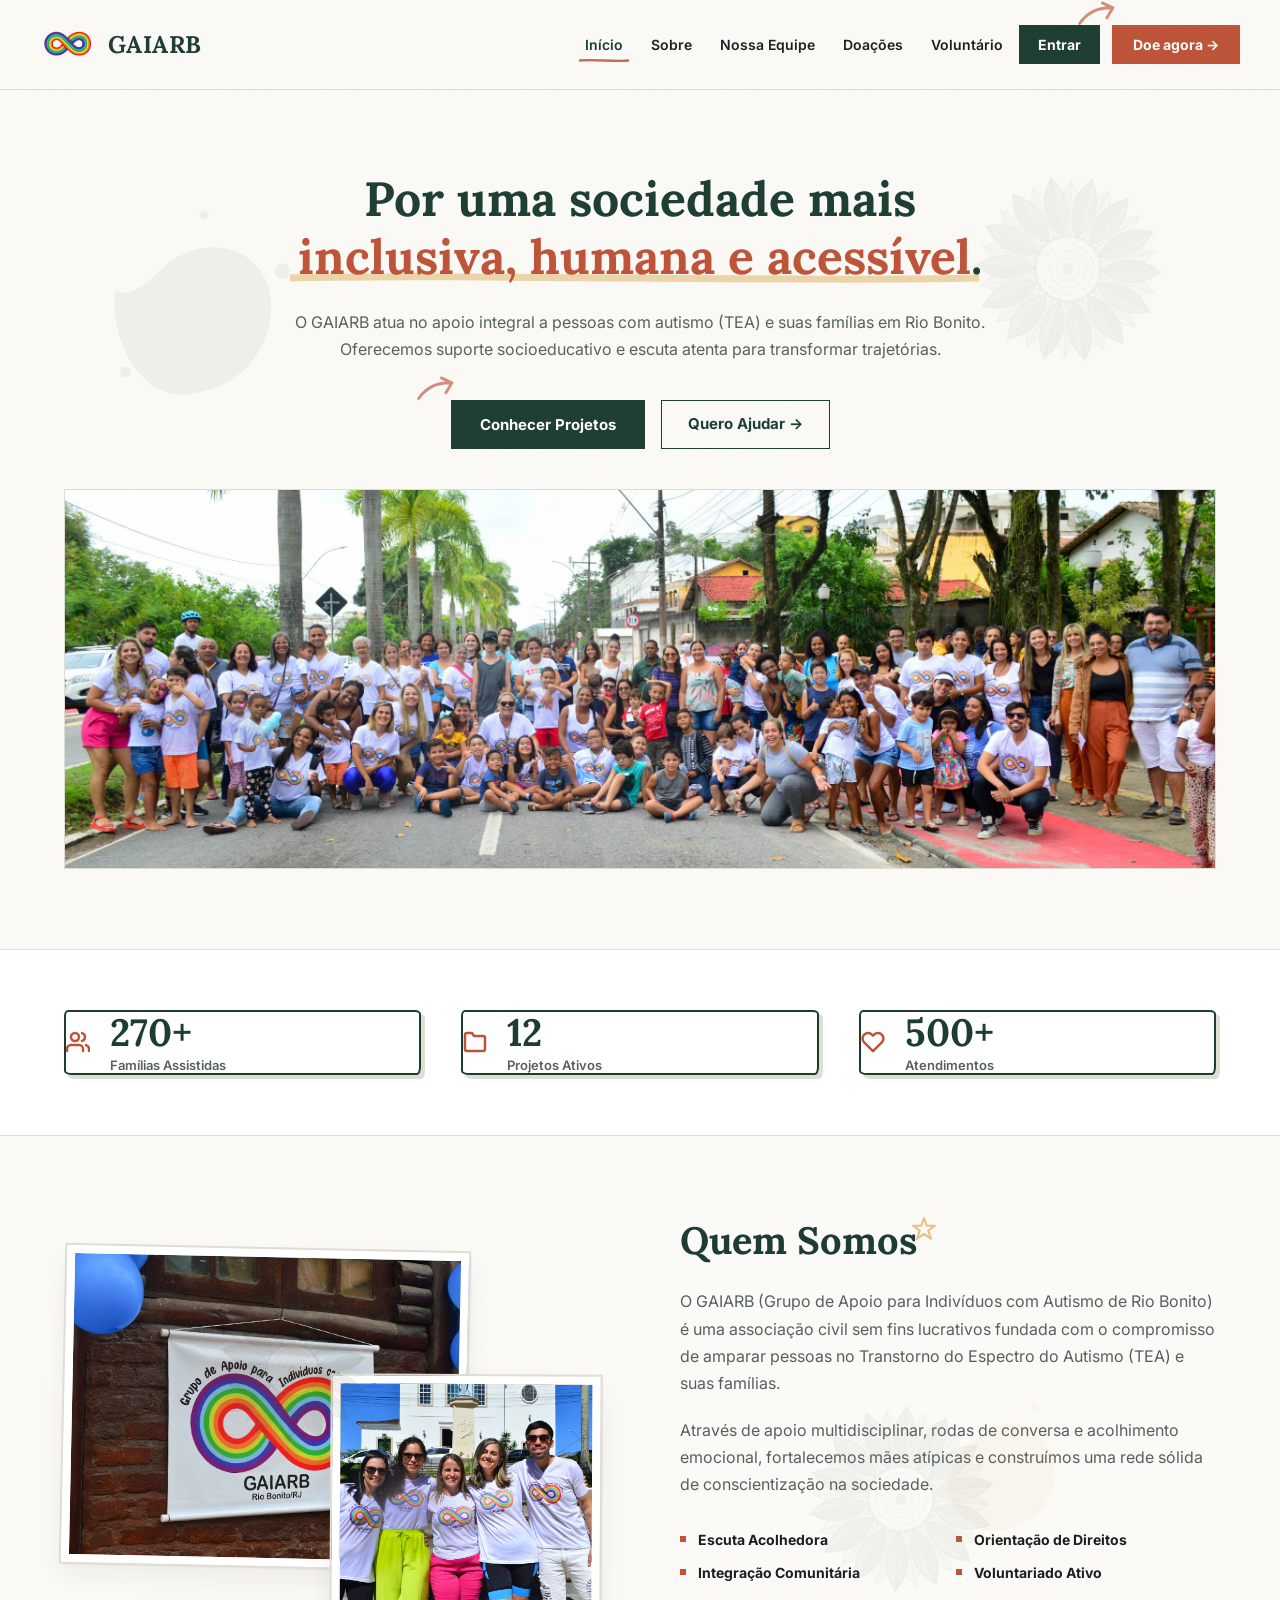
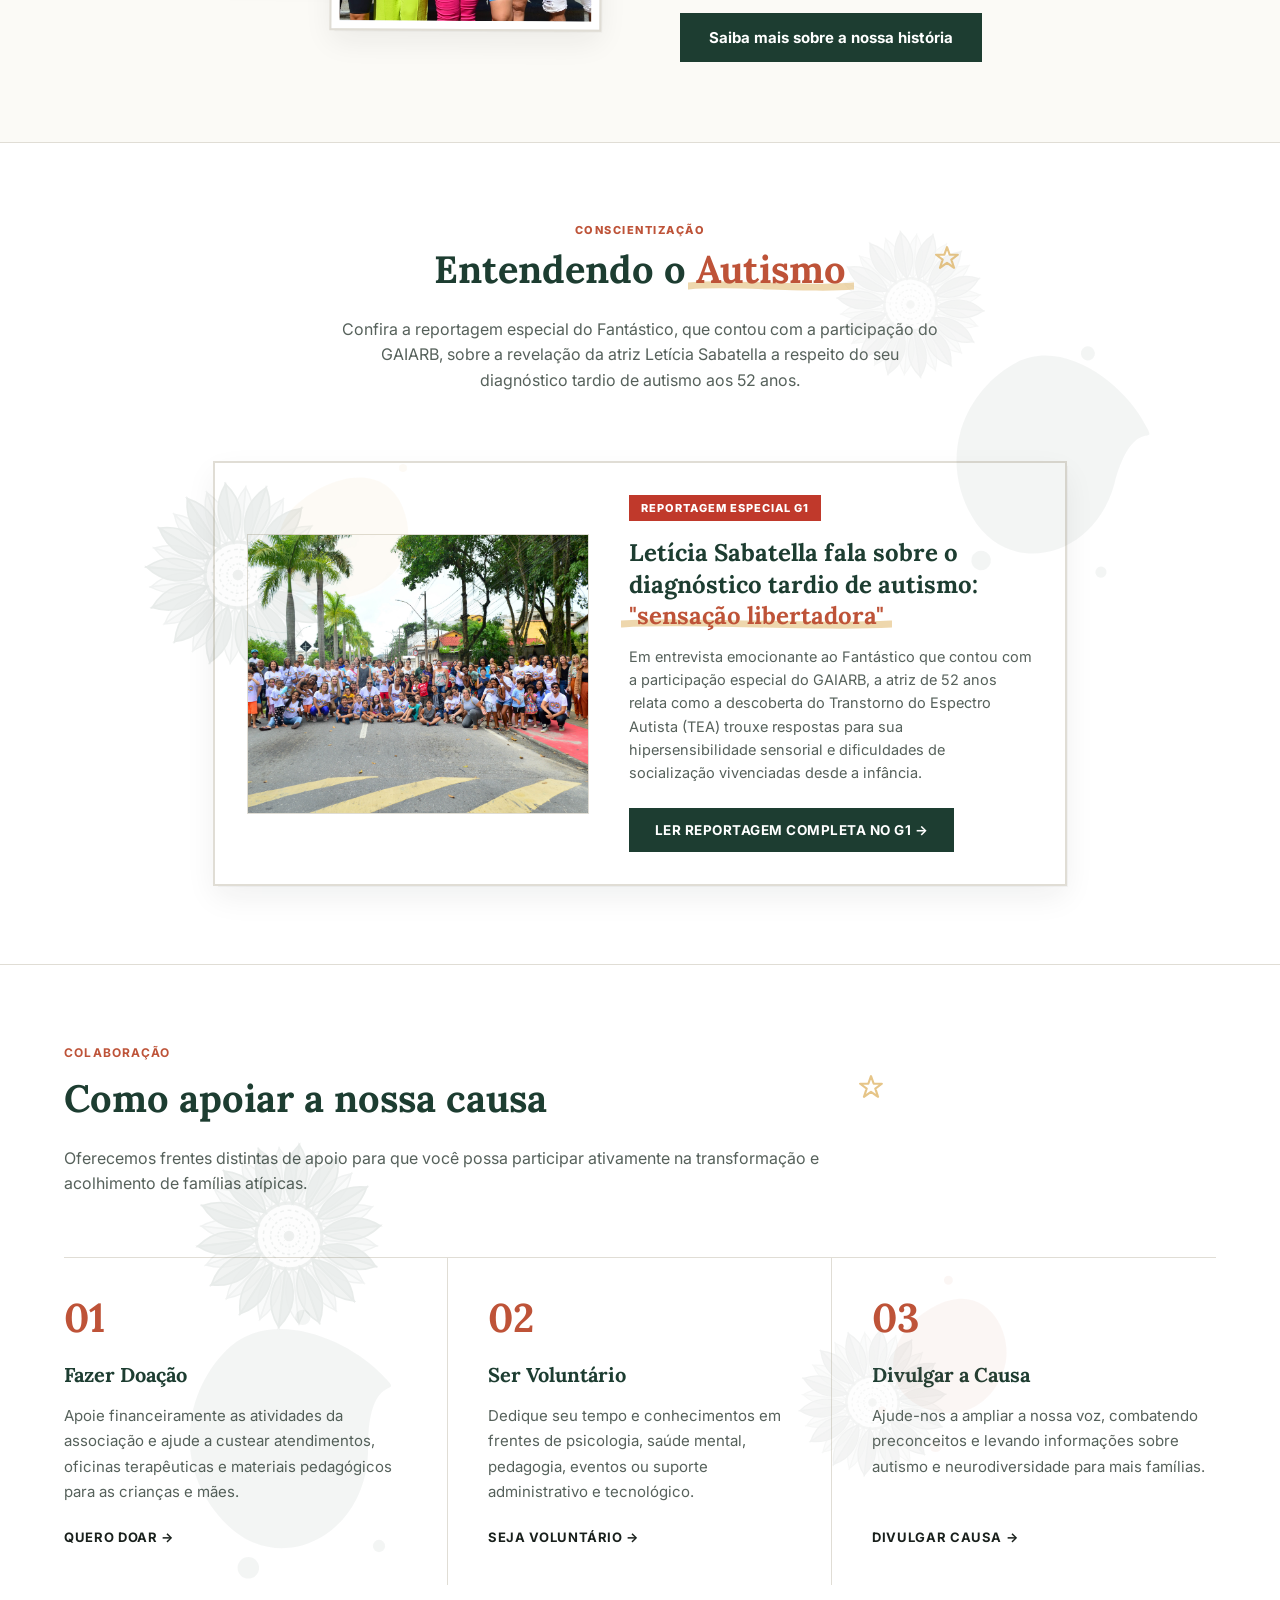
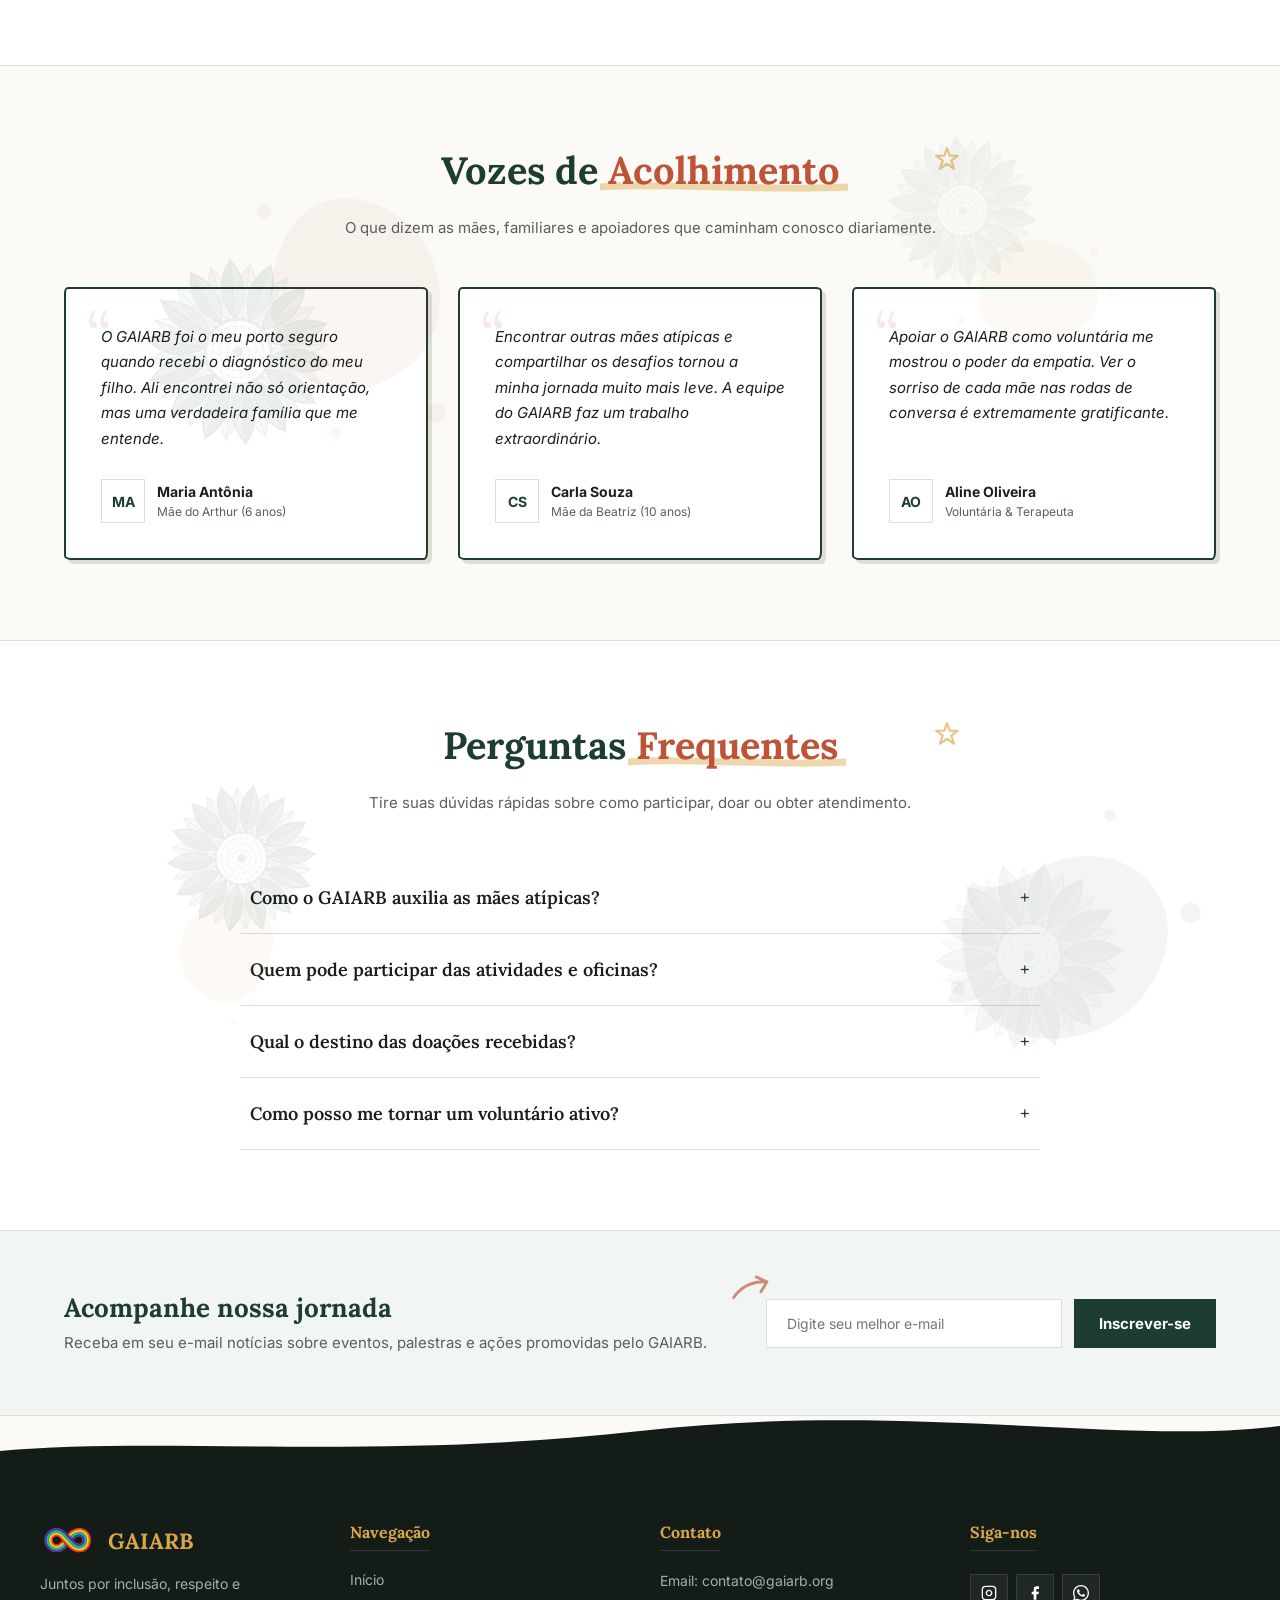
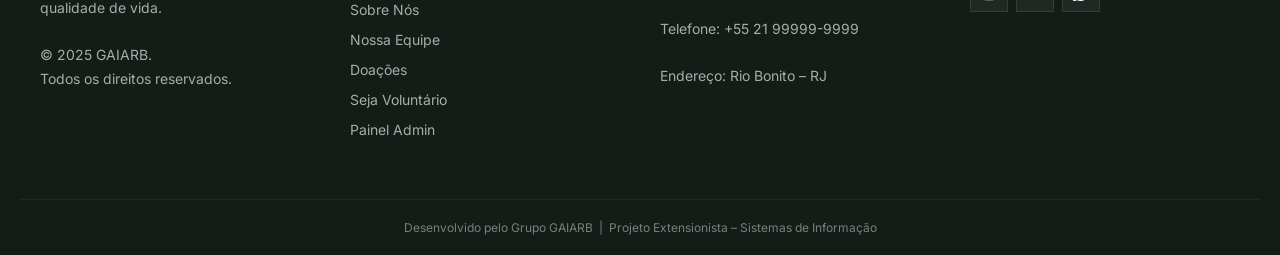
<file: gaiarb/index.html>
<!DOCTYPE html>
<html lang="pt-BR">
<head>
    <meta charset="UTF-8">
    <meta name="viewport" content="width=device-width, initial-scale=1.0">
    <title>GAIARB – Acolhendo e Apoiando Mães Atípicas</title>
    <link rel="stylesheet" href="style.css">
    <link rel="stylesheet" href="home.css">
    <link rel="icon" type="image/x-icon" href="imagens/gaiarbLogoIcon.ico">
</head>
<body>

<!-- HEADER -->
<div class="header">
    <a href="index.html" id="logo-svg">
        <img src="imagens/simbolo_infinito.png" alt="GAIARB Logo" style="height: 38px; width: auto; object-fit: contain;">
        <span>GAIARB</span>
    </a>

    <div class="alllinks">
        <a href="index.html">  <div class="linkshead active">Início</div>    </a>
        <a href="sobre.html">  <div class="linkshead">Sobre</div>             </a>
        <a href="equipe.html"> <div class="linkshead">Nossa Equipe</div>      </a>
        <a href="doe.html">    <div class="linkshead">Doações</div>           </a>
        <a href="voluntario.html"><div class="linkshead">Voluntário</div>     </a>
        <a href="login.html">  <div class="linkshead btn-entrar">Entrar</div> </a>
        <a href="doe.html">    <div class="linkshead btn-doe">Doe agora →</div></a>
    </div>
</div>

<!-- APRESENTAÇÃO (HERO) -->
<section class="hero-section">
    <div class="container hero-container-banner">
        <div class="hero-content-center">
            <h1 class="hero-title">Por uma sociedade mais <span>inclusiva, humana e acessível</span>.</h1>
            <p class="hero-desc">
                O GAIARB atua no apoio integral a pessoas com autismo (TEA) e suas famílias em Rio Bonito. Oferecemos suporte socioeducativo e escuta atenta para transformar trajetórias.
            </p>
            <div class="hero-actions">
                <a href="sobre.html" class="btn-primary">Conhecer Projetos</a>
                <a href="doe.html" class="btn-secondary">Quero Ajudar →</a>
            </div>
        </div>
        <div class="hero-banner-wrap">
            <div class="hero-banner-frame-decor"></div>
            <img src="imagens/FotoGeralDiaAut23k.jpg" alt="Famílias GAIARB" class="hero-banner-image">
        </div>
    </div>
</section>

<!-- INDICADORES (STATS) -->
<section class="stats-section">
    <div class="container">
        <div class="stats-wrapper">
            <div class="stat-card">
                <div class="stat-icon-container">
                    <svg width="24" height="24" viewBox="0 0 24 24" fill="none" stroke="currentColor" stroke-width="2.5" stroke-linecap="round" stroke-linejoin="round"><path d="M17 21v-2a4 4 0 0 0-4-4H5a4 4 0 0 0-4 4v2"></path><circle cx="9" cy="7" r="4"></circle><path d="M23 21v-2a4 4 0 0 0-3-3.87"></path><path d="M16 3.13a4 4 0 0 1 0 7.75"></path></svg>
                </div>
                <div class="stat-details">
                    <span class="stat-value">270+</span>
                    <span class="stat-title">Famílias Assistidas</span>
                </div>
            </div>
            <div class="stat-card">
                <div class="stat-icon-container">
                    <svg width="24" height="24" viewBox="0 0 24 24" fill="none" stroke="currentColor" stroke-width="2.5" stroke-linecap="round" stroke-linejoin="round"><path d="M22 19a2 2 0 0 1-2 2H4a2 2 0 0 1-2-2V5a2 2 0 0 1 2-2h5l2 3h9a2 2 0 0 1 2 2z"></path></svg>
                </div>
                <div class="stat-details">
                    <span class="stat-value">12</span>
                    <span class="stat-title">Projetos Ativos</span>
                </div>
            </div>
            <div class="stat-card">
                <div class="stat-icon-container">
                    <svg width="24" height="24" viewBox="0 0 24 24" fill="none" stroke="currentColor" stroke-width="2.5" stroke-linecap="round" stroke-linejoin="round"><path d="M20.84 4.61a5.5 5.5 0 0 0-7.78 0L12 5.67l-1.06-1.06a5.5 5.5 0 0 0-7.78 7.78l1.06 1.06L12 21.23l7.78-7.78 1.06-1.06a5.5 5.5 0 0 0 0-7.78z"></path></svg>
                </div>
                <div class="stat-details">
                    <span class="stat-value">500+</span>
                    <span class="stat-title">Atendimentos</span>
                </div>
            </div>
        </div>
    </div>
</section>

<!-- QUEM SOMOS -->
<section class="about-brief-section">
    <div class="container about-container">
        <div class="about-image-side">
            <div class="interactive-grid">
                <div class="grid-img-large" style="background-image: url('imagens/logologo.png');"></div>
                <div class="grid-img-small" style="background-image: url('imagens/OGAIARB.png');"></div>
            </div>
        </div>
        <div class="about-text-side">
            <h2 class="section-title">Quem Somos</h2>
            <p class="section-paragraph">
                O GAIARB (Grupo de Apoio para Indivíduos com Autismo de Rio Bonito) é uma associação civil sem fins lucrativos fundada com o compromisso de amparar pessoas no Transtorno do Espectro do Autismo (TEA) e suas famílias.
            </p>
            <p class="section-paragraph">
                Através de apoio multidisciplinar, rodas de conversa e acolhimento emocional, fortalecemos mães atípicas e construímos uma rede sólida de conscientização na sociedade.
            </p>
            
            <div class="pillars-grid">
                <div class="pillar-item">
                    <div class="pillar-bullet"></div>
                    <span>Escuta Acolhedora</span>
                </div>
                <div class="pillar-item">
                    <div class="pillar-bullet"></div>
                    <span>Orientação de Direitos</span>
                </div>
                <div class="pillar-item">
                    <div class="pillar-bullet"></div>
                    <span>Integração Comunitária</span>
                </div>
                <div class="pillar-item">
                    <div class="pillar-bullet"></div>
                    <span>Voluntariado Ativo</span>
                </div>
            </div>
            
            <a href="sobre.html" class="btn-primary">Saiba mais sobre a nossa história</a>
        </div>
    </div>
</section>

<!-- SEÇÃO DE VÍDEO (CONSCIENTIZAÇÃO) -->
<section class="video-section">
    <div class="container video-container">
        <div class="section-header-center" style="text-align: center; margin-bottom: 30px;">
            <span class="video-tagline">CONSCIENTIZAÇÃO</span>
            <h2 class="section-title">Entendendo o <span>Autismo</span></h2>
            <p class="section-subtitle" style="font-size: 16px; color: var(--text-light); max-width: 700px; margin: 15px auto 0; line-height: 1.6;">
                Confira a reportagem especial do Fantástico, que contou com a participação do GAIARB, sobre a revelação da atriz Letícia Sabatella a respeito do seu diagnóstico tardio de autismo aos 52 anos.
            </p>
        </div>
        
        <div class="g1-report-card">
            <div class="g1-report-image" style="background-image: url('imagens/FotoGeralDiaAut23k.jpg');"></div>
            <div class="g1-report-content">
                <div class="g1-badge">Reportagem Especial G1</div>
                <h3 class="g1-report-title">Letícia Sabatella fala sobre o diagnóstico tardio de autismo: <span>"sensação libertadora"</span></h3>
                <p class="g1-report-desc">
                    Em entrevista emocionante ao Fantástico que contou com a participação especial do GAIARB, a atriz de 52 anos relata como a descoberta do Transtorno do Espectro Autista (TEA) trouxe respostas para sua hipersensibilidade sensorial e dificuldades de socialização vivenciadas desde a infância.
                </p>
                <a href="https://g1.globo.com/fantastico/noticia/2023/09/17/leticia-sabatella-fala-sobre-o-diagnostico-tardio-de-transtorno-do-espectro-autista-aos-52-anos-sensacao-libertadora.ghtml" target="_blank" rel="noopener noreferrer" class="btn-g1-report">Ler Reportagem Completa no G1 &rarr;</a>
            </div>
        </div>
    </div>
</section>

<!-- COMO AJUDAR -->
<section class="how-to-help-section">
    <div class="container">
        <div class="help-editorial-layout">
            <div class="help-editorial-header">
                <span class="help-tagline">COLABORAÇÃO</span>
                <h2 class="help-title">Como apoiar a nossa causa</h2>
                <p class="help-intro">Oferecemos frentes distintas de apoio para que você possa participar ativamente na transformação e acolhimento de famílias atípicas.</p>
            </div>
            
            <div class="help-editorial-grid">
                <div class="help-editorial-col">
                    <div class="help-col-num">01</div>
                    <h3 class="help-col-title">Fazer Doação</h3>
                    <p class="help-col-text">Apoie financeiramente as atividades da associação e ajude a custear atendimentos, oficinas terapêuticas e materiais pedagógicos para as crianças e mães.</p>
                    <a href="doe.html" class="help-col-link">Quero doar &rarr;</a>
                </div>
                
                <div class="help-editorial-col">
                    <div class="help-col-num">02</div>
                    <h3 class="help-col-title">Ser Voluntário</h3>
                    <p class="help-col-text">Dedique seu tempo e conhecimentos em frentes de psicologia, saúde mental, pedagogia, eventos ou suporte administrativo e tecnológico.</p>
                    <a href="voluntario.html" class="help-col-link">Seja voluntário &rarr;</a>
                </div>
                
                <div class="help-editorial-col">
                    <div class="help-col-num">03</div>
                    <h3 class="help-col-title">Divulgar a Causa</h3>
                    <p class="help-col-text">Ajude-nos a ampliar a nossa voz, combatendo preconceitos e levando informações sobre autismo e neurodiversidade para mais famílias.</p>
                    <a href="doe.html" class="help-col-link">Divulgar causa &rarr;</a>
                </div>
            </div>
        </div>
    </div>
</section>

<!-- DEPOIMENTOS -->
<section class="testimonials-section">
    <div class="container">
        <div class="section-header-center">
            <h2 class="section-title">Vozes de <span>Acolhimento</span></h2>
            <p class="section-subtitle">O que dizem as mães, familiares e apoiadores que caminham conosco diariamente.</p>
        </div>
        
        <div class="testimonials-grid">
            <div class="testimonial-card card-pink">
                <div class="quote-icon">“</div>
                <p class="testimonial-text">O GAIARB foi o meu porto seguro quando recebi o diagnóstico do meu filho. Ali encontrei não só orientação, mas uma verdadeira família que me entende.</p>
                <div class="testimonial-author">
                    <div class="author-avatar" style="background-color: var(--red);">MA</div>
                    <div class="author-info">
                        <h4>Maria Antônia</h4>
                        <span>Mãe do Arthur (6 anos)</span>
                    </div>
                </div>
            </div>
            
            <div class="testimonial-card card-purple">
                <div class="quote-icon">“</div>
                <p class="testimonial-text">Encontrar outras mães atípicas e compartilhar os desafios tornou a minha jornada muito mais leve. A equipe do GAIARB faz um trabalho extraordinário.</p>
                <div class="testimonial-author">
                    <div class="author-avatar" style="background-color: var(--purple);">CS</div>
                    <div class="author-info">
                        <h4>Carla Souza</h4>
                        <span>Mãe da Beatriz (10 anos)</span>
                    </div>
                </div>
            </div>
            
            <div class="testimonial-card card-blue">
                <div class="quote-icon">“</div>
                <p class="testimonial-text">Apoiar o GAIARB como voluntária me mostrou o poder da empatia. Ver o sorriso de cada mãe nas rodas de conversa é extremamente gratificante.</p>
                <div class="testimonial-author">
                    <div class="author-avatar" style="background-color: var(--blue);">AO</div>
                    <div class="author-info">
                        <h4>Aline Oliveira</h4>
                        <span>Voluntária & Terapeuta</span>
                    </div>
                </div>
            </div>
        </div>
    </div>
</section>

<!-- PERGUNTAS FREQUENTES (FAQ) -->
<section class="faq-section">
    <div class="container">
        <div class="section-header-center">
            <h2 class="section-title">Perguntas <span>Frequentes</span></h2>
            <p class="section-subtitle">Tire suas dúvidas rápidas sobre como participar, doar ou obter atendimento.</p>
        </div>
        
        <div class="faq-wrapper">
            <div class="faq-item">
                <button class="faq-question">
                    <span>Como o GAIARB auxilia as mães atípicas?</span>
                    <span class="faq-icon">+</span>
                </button>
                <div class="faq-answer">
                    <p>Oferecemos rodas de conversa mensais para compartilhamento de vivências, atendimentos de acolhimento psicossocial, eventos informativos sobre direitos das pessoas com TEA, e oficinas voltadas ao autocuidado materno.</p>
                </div>
            </div>
            
            <div class="faq-item">
                <button class="faq-question">
                    <span>Quem pode participar das atividades e oficinas?</span>
                    <span class="faq-icon">+</span>
                </button>
                <div class="faq-answer">
                    <p>Todas as mães, pais, familiares e responsáveis por crianças, jovens ou adultos com autismo ou outras condições atípicas são muito bem-vindos. Nossos encontros são abertos à comunidade de Rio Bonito e região.</p>
                </div>
            </div>
            
            <div class="faq-item">
                <button class="faq-question">
                    <span>Qual o destino das doações recebidas?</span>
                    <span class="faq-icon">+</span>
                </button>
                <div class="faq-answer">
                    <p>As doações são integralmente direcionadas para manter nosso espaço físico de atendimento, comprar materiais pedagógicos e brinquedos terapêuticos, realizar palestras informativas gratuitas e adquirir cestas de alimentos para famílias em situação de vulnerabilidade.</p>
                </div>
            </div>
            
            <div class="faq-item">
                <button class="faq-question">
                    <span>Como posso me tornar um voluntário ativo?</span>
                    <span class="faq-icon">+</span>
                </button>
                <div class="faq-answer">
                    <p>Você pode acessar nossa página de "Voluntariado", preencher o formulário simples com seus dados e área de interesse (apoio em eventos, assistência profissional, comunicação, etc.). Nossa equipe entrará em contato em breve!</p>
                </div>
            </div>
        </div>
    </div>
</section>

<!-- INFORMATIVO (NEWSLETTER) -->
<section class="newsletter-section">
    <div class="container">
        <div class="newsletter-wrapper">
            <div class="newsletter-text">
                <h3>Acompanhe nossa jornada</h3>
                <p>Receba em seu e-mail notícias sobre eventos, palestras e ações promovidas pelo GAIARB.</p>
            </div>
            <form class="newsletter-form" onsubmit="event.preventDefault(); alert('Inscrição realizada com sucesso! Obrigado por nos acompanhar.'); this.reset();">
                <input type="email" placeholder="Digite seu melhor e-mail" required>
                <button type="submit" class="btn-primary">Inscrever-se</button>
            </form>
        </div>
    </div>
</section>

<!-- TRANSIÇÃO -->
<div id="transicao-footer"></div>

<!-- FOOTER -->
<footer>
    <div class="footer-container">

        <div class="footer-col" id="footer-logo">
            <a href="index.html" style="display:flex;align-items:center;gap:12px;margin-bottom:12px;">
                <img src="imagens/simbolo_infinito.png" alt="GAIARB Logo" style="height: 38px; width: auto; object-fit: contain;">
                <span style="font-family:'Lora',sans-serif;font-weight:700;font-size:22px;color:var(--accent);">GAIARB</span>
            </a>
            <p>Juntos por inclusão, respeito e<br>qualidade de vida.<br><br>&copy; 2025 GAIARB.<br>Todos os direitos reservados.</p>
        </div>

        <div class="footer-col">
            <h3>Navegação</h3>
            <ul>
                <li><a href="index.html">Início</a></li>
                <li><a href="sobre.html">Sobre Nós</a></li>
                <li><a href="equipe.html">Nossa Equipe</a></li>
                <li><a href="doe.html">Doações</a></li>
                <li><a href="voluntario.html">Seja Voluntário</a></li>
                <li><a href="admin.html">Painel Admin</a></li>
            </ul>
        </div>

        <div class="footer-col">
            <h3>Contato</h3>
            <p>
                Email: contato@gaiarb.org<br><br>
                Telefone: +55 21 99999-9999<br><br>
                Endereço: Rio Bonito – RJ
            </p>
        </div>

        <div class="footer-col">
            <h3>Siga-nos</h3>
            <div class="footer-social">
                <a href="https://www.instagram.com/gaiarb_rj/" target="_blank" rel="noopener noreferrer" aria-label="Instagram">
                    <svg xmlns="http://www.w3.org/2000/svg" viewBox="0 0 24 24"><rect x="2" y="2" width="20" height="20" rx="5" ry="5" fill="none" stroke="white" stroke-width="2"/><path d="M16 11.37A4 4 0 1 1 12.63 8 4 4 0 0 1 16 11.37z" fill="none" stroke="white" stroke-width="2"/><line x1="17.5" y1="6.5" x2="17.51" y2="6.5" stroke="white" stroke-width="2"/></svg>
                </a>
                <a href="https://www.facebook.com/gaiarb.rio.bonito" target="_blank" rel="noopener noreferrer" aria-label="Facebook">
                    <svg xmlns="http://www.w3.org/2000/svg" viewBox="0 0 24 24" fill="white"><path d="M18 2h-3a5 5 0 0 0-5 5v3H7v4h3v8h4v-8h3l1-4h-4V7a1 1 0 0 1 1-1h3z"/></svg>
                </a>
                <a href="https://wa.me/5521999999999" target="_blank" rel="noopener noreferrer" aria-label="WhatsApp">
                    <svg xmlns="http://www.w3.org/2000/svg" viewBox="0 0 24 24" fill="white"><path d="M17.472 14.382c-.297-.149-1.758-.867-2.03-.967-.273-.099-.471-.148-.67.15-.197.297-.767.966-.94 1.164-.173.199-.347.223-.644.075-.297-.15-1.255-.463-2.39-1.475-.883-.788-1.48-1.761-1.653-2.059-.173-.297-.018-.458.13-.606.134-.133.298-.347.446-.52.149-.174.198-.298.298-.497.099-.198.05-.371-.025-.52-.075-.149-.669-1.612-.916-2.207-.242-.579-.487-.5-.669-.51-.173-.008-.371-.01-.57-.01-.198 0-.52.074-.792.372-.272.297-1.04 1.016-1.04 2.479 0 1.462 1.065 2.875 1.213 3.074.149.198 2.096 3.2 5.077 4.487.709.306 1.262.489 1.694.625.712.227 1.36.195 1.871.118.571-.085 1.758-.719 2.006-1.413.248-.694.248-1.289.173-1.413-.074-.124-.272-.198-.57-.347z"/><path d="M12 0C5.373 0 0 5.373 0 12c0 2.114.549 4.1 1.51 5.833L.057 23.776a.5.5 0 0 0 .614.639l6.044-1.45A11.94 11.94 0 0 0 12 24c6.627 0 12-5.373 12-12S18.627 0 12 0zm0 22c-1.872 0-3.627-.484-5.158-1.334l-.366-.213-3.795.912.946-3.694-.234-.381A9.96 9.96 0 0 1 2 12C2 6.477 6.477 2 12 2s10 4.477 10 10-4.477 10-10 10z"/></svg>
                </a>
            </div>
        </div>

    </div>
    <div class="footer-bottom">
        <p>Desenvolvido pelo Grupo GAIARB &nbsp;|&nbsp; Projeto Extensionista – Sistemas de Informação</p>
    </div>
</footer>

<script src="script.js" defer></script>
</body>
</html>
</file>
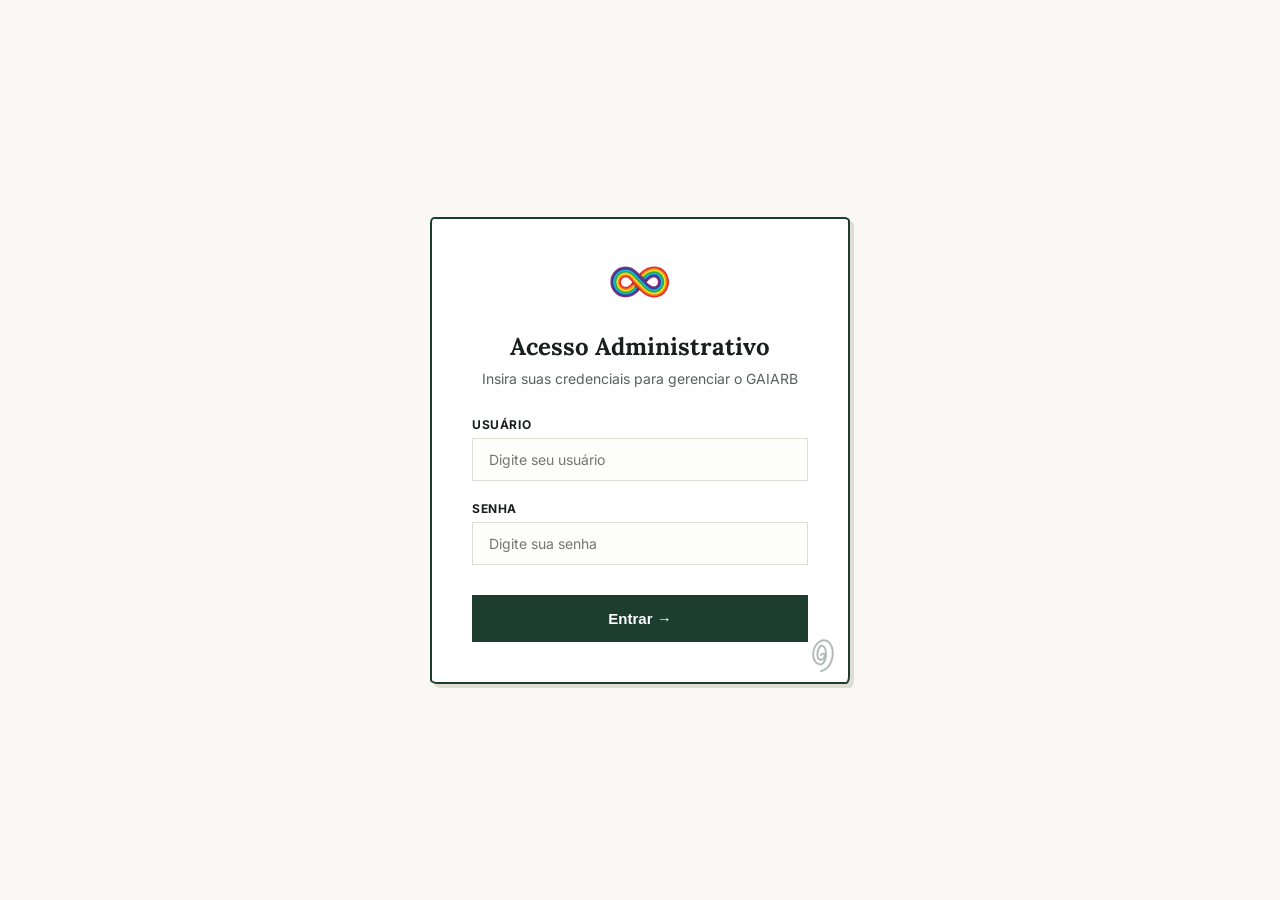
<file: gaiarb/admin.html>
<!DOCTYPE html>
<html lang="pt-BR">
<head>
    <meta charset="UTF-8">
    <meta name="viewport" content="width=device-width, initial-scale=1.0">
    <title>Painel Administrativo – GAIARB</title>
    <link rel="stylesheet" href="style.css">
    <link rel="stylesheet" href="admin.css">
    <link rel="icon" type="image/x-icon" href="imagens/gaiarbLogoIcon.ico">
</head>
<body>

<!-- TELA DE LOGIN -->
<div class="login-overlay" id="loginOverlay">
    <div class="login-card">
        <img src="imagens/simbolo_infinito.png" alt="GAIARB" style="height: 48px; width: auto; margin-bottom: 20px; display: inline-block;">
        <h2>Acesso Administrativo</h2>
        <p>Insira suas credenciais para gerenciar o GAIARB</p>
        
        <div class="login-form">
            <div class="form-grupo">
                <label for="username">Usuário</label>
                <input type="text" id="username" placeholder="Digite seu usuário" required>
            </div>
            <div class="form-grupo">
                <label for="password">Senha</label>
                <input type="password" id="password" placeholder="Digite sua senha" required>
            </div>
            <div class="error-mensagem" id="loginError">Usuário ou senha incorretos.</div>
            <button class="btn-login" id="btnLogin" onclick="realizarLogin()">Entrar →</button>
        </div>
    </div>
</div>

<!-- CABEÇALHO (BARRA LATERAL E ENVOLTÓRIO PRINCIPAL) -->
<div class="admin-container" id="adminContainer" style="display: none;">
    <!-- BARRA LATERAL -->
    <aside class="admin-sidebar">
        <div class="sidebar-header">
            <img src="imagens/simbolo_infinito.png" alt="GAIARB Logo" style="height: 32px; width: auto; object-fit: contain;">
            <span style="font-family:'Lora',serif;font-weight:700;font-size:18px;color:var(--text-main);">GAIARB Admin</span>
        </div>
        
        <nav class="sidebar-menu">
            <button class="menu-btn ativo" onclick="switchSection('dashboard')">
                Painel Geral
            </button>
            <button class="menu-btn" onclick="switchSection('voluntarios')">
                Voluntários
            </button>
            <button class="menu-btn" onclick="switchSection('doacoes')">
                Doações Recentes
            </button>
            <button class="menu-btn logout" onclick="realizarLogout()">
                Sair
            </button>
        </nav>
        
        <div class="sidebar-footer">
            <p>&copy; 2026 GAIARB. <br>Banco de Dados SQL</p>
        </div>
    </aside>

    <!-- ÁREA DE CONTEÚDO PRINCIPAL -->
    <main class="admin-main">
        <!-- NAVEGAÇÃO SUPERIOR -->
        <header class="admin-header">
            <div>
                <h1 id="welcomeUser">Olá, Administrador</h1>
                <p>Gerenciamento dinâmico de dados em tempo real</p>
            </div>
            <div class="header-status">
                <span class="status-indicator"></span>
                <span>Conectado ao SQLite</span>
            </div>
        </header>

        <!-- SEÇÃO: PAINEL GERAL -->
        <section id="sec-dashboard" class="admin-section active">
            <!-- GRID DE MÉTRICAS -->
            <div class="metrics-grid">
                <div class="metric-card card-purple">
                    <div class="metric-info">
                        <h3>Total Voluntários</h3>
                        <span class="metric-number" id="stat-total-vol">0</span>
                    </div>
                </div>
                <div class="metric-card card-green">
                    <div class="metric-info">
                        <h3>Arrecadado (PIX)</h3>
                        <span class="metric-number" id="stat-total-doacoes">R$ 0,00</span>
                    </div>
                </div>
                <div class="metric-card card-orange">
                    <div class="metric-info">
                        <h3>Qtd. de Doações</h3>
                        <span class="metric-number" id="stat-qtd-doacoes">0</span>
                    </div>
                </div>
                <div class="metric-card card-pink">
                    <div class="metric-info">
                        <h3>Área em Destaque</h3>
                        <span class="metric-number" id="stat-top-area" style="font-size: 20px;">Nenhuma</span>
                    </div>
                </div>
            </div>

            <!-- PAINEL DUPLO (VOLUNTÁRIOS RECENTES E DISTRIBUIÇÃO POR ÁREA) -->
            <div class="dashboard-panels">
                <div class="panel list-panel">
                    <h2>Novos Voluntários</h2>
                    <div class="tabela-scroll">
                        <table class="admin-tabela">
                            <thead>
                                <tr>
                                    <th>Nome</th>
                                    <th>Área</th>
                                    <th>WhatsApp</th>
                                </tr>
                            </thead>
                            <tbody id="tbl-recent-voluntarios">
                                <tr>
                                    <td colspan="3" class="text-center">Nenhum voluntário cadastrado.</td>
                                </tr>
                            </tbody>
                        </table>
                    </div>
                </div>
                
                <div class="panel distribution-panel">
                    <h2>Demandas por Área</h2>
                    <div class="dist-list" id="area-distribution-list">
                        <!-- Preenchido dinamicamente -->
                        <div class="empty-dist">Sem dados para exibir</div>
                    </div>
                </div>
            </div>
        </section>

        <!-- SEÇÃO: VOLUNTÁRIOS -->
        <section id="sec-voluntarios" class="admin-section">
            <div class="panel full-panel">
                <div class="panel-header">
                    <h2>Inscrições de Voluntários</h2>
                    <div class="busca-wrap">
                        <input type="text" id="inputBuscaVol" placeholder="🔍 Buscar por nome ou e-mail..." oninput="filtrarVoluntarios()">
                        <select id="selectFiltroArea" onchange="filtrarVoluntarios()">
                            <option value="">Todas as Áreas</option>
                            <option value="Psicologia / Saúde Mental">Psicologia / Saúde Mental</option>
                            <option value="Educação / Pedagogia">Educação / Pedagogia</option>
                            <option value="Comunicação / Marketing">Comunicação / Marketing</option>
                            <option value="Tecnologia / Desenvolvimento">Tecnologia / Desenvolvimento</option>
                            <option value="Artes e Oficinas Criativas">Artes e Oficinas Criativas</option>
                            <option value="Organização de Eventos">Organização de Eventos</option>
                            <option value="Logística e Transporte">Logística e Transporte</option>
                            <option value="Apoio Administrativo">Apoio Administrativo</option>
                            <option value="Outra área">Outra área</option>
                        </select>
                        <select id="selectFiltroStatus" onchange="filtrarVoluntarios()">
                            <option value="">Todos os Status</option>
                            <option value="Pendente">Pendentes</option>
                            <option value="Aprovado">Aprovados</option>
                        </select>
                    </div>
                </div>
                
                <div class="tabela-scroll">
                    <table class="admin-tabela">
                        <thead>
                            <tr>
                                <th>Nome</th>
                                <th>E-mail</th>
                                <th>WhatsApp</th>
                                <th>Área</th>
                                <th>Disponibilidade</th>
                                <th>Mensagem</th>
                                <th>Status</th>
                                <th>Ações</th>
                                <th>Data Cadastro</th>
                            </tr>
                        </thead>
                        <tbody id="tbl-all-voluntarios">
                            <!-- Preenchido dinamicamente -->
                        </tbody>
                    </table>
                </div>
            </div>
        </section>

        <!-- SEÇÃO: DOAÇÕES -->
        <section id="sec-doacoes" class="admin-section">
            <div class="panel full-panel">
                <div class="panel-header">
                    <h2>Histórico de Doações</h2>
                </div>
                <div class="tabela-scroll">
                    <table class="admin-tabela">
                        <thead>
                            <tr>
                                <th>ID Transação</th>
                                <th>Valor</th>
                                <th>Método</th>
                                <th>Status</th>
                                <th>Ações</th>
                                <th>Data / Hora</th>
                            </tr>
                        </thead>
                        <tbody id="tbl-all-doacoes">
                            <!-- Preenchido dinamicamente -->
                        </tbody>
                    </table>
                </div>
            </div>
        </section>
    </main>
</div>

<!-- PAINEL DO ADMINISTRADOR EM JAVASCRIPT -->
<script>
    const API_URL = window.location.protocol === 'file:' ? 'http://127.0.0.1:8000' : ''; // Suporta protocolos file:// e http://
    let token = localStorage.getItem('gaiarb_admin_token') || null;
    let cachedVolunteers = [];

    document.addEventListener("DOMContentLoaded", () => {
        if (token) {
            exibirPainel();
        } else {
            document.getElementById('loginOverlay').classList.add('visivel');
        }
    });

    function realizarLogin() {
        const userEl = document.getElementById('username');
        const passEl = document.getElementById('password');
        const errorEl = document.getElementById('loginError');
        const btnLogin = document.getElementById('btnLogin');

        errorEl.classList.remove('visivel');
        
        const username = userEl.value.trim();
        const password = passEl.value.trim();

        if (!username || !password) return;

        btnLogin.disabled = true;
        btnLogin.textContent = 'Autenticando...';

        fetch(API_URL + '/api/admin/login', {
            method: 'POST',
            headers: { 'Content-Type': 'application/json' },
            body: JSON.stringify({ username, password })
        })
        .then(res => {
            if (!res.ok) throw new Error('Não autorizado');
            return res.json();
        })
        .then(data => {
            if (data.success && data.token) {
                token = data.token;
                localStorage.setItem('gaiarb_admin_token', token);
                localStorage.setItem('gaiarb_admin_name', data.admin.nome);
                
                exibirPainel();
                // Limpa os campos
                userEl.value = '';
                passEl.value = '';
            }
        })
        .catch(err => {
            errorEl.classList.add('visivel');
        })
        .finally(() => {
            btnLogin.disabled = false;
            btnLogin.textContent = 'Entrar →';
        });
    }

    function realizarLogout() {
        token = null;
        localStorage.removeItem('gaiarb_admin_token');
        localStorage.removeItem('gaiarb_admin_name');
        
        document.getElementById('adminContainer').style.display = 'none';
        document.getElementById('loginOverlay').classList.add('visivel');
    }

    function exibirPainel() {
        document.getElementById('loginOverlay').classList.remove('visivel');
        document.getElementById('adminContainer').style.display = 'flex';
        
        const adminName = localStorage.getItem('gaiarb_admin_name') || 'Administrador';
        document.getElementById('welcomeUser').textContent = `Olá, ${adminName}`;

        carregarDados();
    }

    function switchSection(secId) {
        document.querySelectorAll('.admin-section').forEach(s => s.classList.remove('active'));
        document.querySelectorAll('.menu-btn').forEach(b => b.classList.remove('ativo'));
        
        document.getElementById(`sec-${secId}`).classList.add('active');
        
        // Encontra o botão correspondente
        const clickedBtn = Array.from(document.querySelectorAll('.menu-btn')).find(b => b.textContent.includes(secId === 'dashboard' ? 'Painel Geral' : secId === 'voluntarios' ? 'Voluntários' : 'Doações'));
        if (clickedBtn) clickedBtn.classList.add('ativo');
    }

    function carregarDados() {
        if (!token) return;

        // Objeto de cabeçalhos
        const headers = { 'Authorization': `Bearer ${token}` };

        // 1. Carrega as estatísticas
        fetch(API_URL + '/api/admin/stats', { headers })
        .then(res => res.json())
        .then(data => {
            if (data.error) throw new Error(data.error);
            
            document.getElementById('stat-total-vol').textContent = data.voluntarios_qtd;
            document.getElementById('stat-qtd-doacoes').textContent = data.doacoes_qtd;
            document.getElementById('stat-total-doacoes').textContent = data.doacoes_valor.toLocaleString("pt-BR", {
                style: "currency",
                currency: "BRL"
            });

            // Define a área principal
            if (data.areas_dist && data.areas_dist.length > 0) {
                document.getElementById('stat-top-area').textContent = data.areas_dist[0].area.split(' ')[0]; // nome curto
            } else {
                document.getElementById('stat-top-area').textContent = 'Nenhuma';
            }

            // Preenche a distribuição por área na interface
            const distWrap = document.getElementById('area-distribution-list');
            distWrap.innerHTML = '';
            
            if (data.areas_dist && data.areas_dist.length > 0) {
                const total = data.voluntarios_qtd || 1;
                data.areas_dist.forEach(item => {
                    const pct = Math.round((item.quantidade / total) * 100);
                    distWrap.innerHTML += `
                        <div class="dist-item">
                            <div class="dist-header">
                                <span class="dist-name">${item.area}</span>
                                <span class="dist-value">${item.quantidade} (${pct}%)</span>
                            </div>
                            <div class="dist-bar-bg">
                                <div class="dist-bar" style="width: ${pct}%"></div>
                            </div>
                        </div>
                    `;
                });
            } else {
                distWrap.innerHTML = '<div class="empty-dist">Nenhum voluntário cadastrado ainda.</div>';
            }
        })
        .catch(err => {
            console.error("Erro ao carregar stats:", err);
            realizarLogout();
        });

        // 2. Load Volunteers
        fetch(API_URL + '/api/admin/voluntarios', { headers })
        .then(res => res.json())
        .then(data => {
            cachedVolunteers = data;
            renderVolunteers(data);
            
            // Renderiza lista simplificada para o Painel Geral
            const tblRecent = document.getElementById('tbl-recent-voluntarios');
            tblRecent.innerHTML = '';
            if (data && data.length > 0) {
                data.slice(0, 5).forEach(v => {
                    tblRecent.innerHTML += `
                        <tr>
                            <td><strong>${v.nome}</strong></td>
                            <td><span class="cargo-tag">${v.area.split('/')[0].trim()}</span></td>
                            <td>${v.whatsapp}</td>
                        </tr>
                    `;
                });
            } else {
                tblRecent.innerHTML = '<tr><td colspan="3" class="text-center">Nenhum voluntário cadastrado.</td></tr>';
            }
        })
        .catch(err => console.error("Erro ao carregar voluntários:", err));

        // 3. Load Donations
        fetch(API_URL + '/api/admin/doacoes', { headers })
        .then(res => res.json())
        .then(data => {
            const tbl = document.getElementById('tbl-all-doacoes');
            tbl.innerHTML = '';
            
            if (data && data.length > 0) {
                data.forEach(d => {
                    const formattedVal = d.valor.toLocaleString("pt-BR", {
                        style: "currency",
                        currency: "BRL"
                    });
                    const formattedDate = new Date(d.data_doacao).toLocaleString("pt-BR");
                    const statusClass = d.status === 'Confirmado' ? 'status-sucesso' : 'status-pendente';
                    
                    let botoesAcao = '';
                    if (d.status === 'Pendente') {
                        botoesAcao = `
                            <button class="btn-acao btn-aprovar" onclick="alterarStatusDoacao(${d.id}, 'Confirmado')">Confirmar</button>
                            <button class="btn-acao btn-recusar" onclick="alterarStatusDoacao(${d.id}, 'Cancelado')">Cancelar</button>
                        `;
                    } else if (d.status === 'Confirmado') {
                        botoesAcao = `
                            <button class="btn-acao btn-recusar" onclick="alterarStatusDoacao(${d.id}, 'Cancelado')">Cancelar</button>
                        `;
                    } else { // Cancelado
                        botoesAcao = `
                            <button class="btn-acao btn-aprovar" onclick="alterarStatusDoacao(${d.id}, 'Confirmado')">Confirmar</button>
                        `;
                    }
                    
                    tbl.innerHTML += `
                        <tr>
                            <td>#${d.id}</td>
                            <td><strong style="color:var(--secondary)">${formattedVal}</strong></td>
                            <td>💳 ${d.tipo}</td>
                            <td><span class="badge-status ${statusClass}">${d.status}</span></td>
                            <td><div style="display: flex; gap: 4px;">${botoesAcao}</div></td>
                            <td>${formattedDate}</td>
                        </tr>
                    `;
                });
            } else {
                tbl.innerHTML = '<tr><td colspan="6" class="text-center">Nenhuma doação registrada ainda.</td></tr>';
            }
        })
        .catch(err => console.error("Erro ao carregar doações:", err));
    }

    function renderVolunteers(data) {
        const tbl = document.getElementById('tbl-all-voluntarios');
        tbl.innerHTML = '';
        
        if (data && data.length > 0) {
            data.forEach(v => {
                const date = new Date(v.data_cadastro).toLocaleString("pt-BR");
                const statusClass = (v.status || 'Pendente') === 'Pendente' ? 'status-pendente' : 'status-sucesso';
                const statusText = v.status || 'Pendente';
                
                let botoesAcao = '';
                if (statusText === 'Pendente') {
                    botoesAcao = `
                        <button class="btn-acao btn-aprovar" onclick="aprovarVoluntario(${v.id})">Aprovar</button>
                        <button class="btn-acao btn-recusar" onclick="recusarVoluntario(${v.id})">Recusar</button>
                    `;
                } else {
                    botoesAcao = `
                        <button class="btn-acao btn-recusar" onclick="recusarVoluntario(${v.id})">Recusar</button>
                    `;
                }

                tbl.innerHTML += `
                    <tr>
                        <td><strong>${v.nome}</strong></td>
                        <td>${v.email}</td>
                        <td><a href="https://wa.me/${v.whatsapp.replace(/\D/g, '')}" target="_blank" style="color:var(--primary);text-decoration:none;">💬 ${v.whatsapp}</a></td>
                        <td><span class="cargo-tag">${v.area}</span></td>
                        <td>⏰ ${v.disponibilidade}</td>
                        <td><div class="msg-box" title="${v.mensagem || ''}">${v.mensagem || '<i>Sem mensagem</i>'}</div></td>
                        <td><span class="badge-status ${statusClass}">${statusText}</span></td>
                        <td><div style="display: flex; gap: 4px;">${botoesAcao}</div></td>
                        <td>${date}</td>
                    </tr>
                `;
            });
        } else {
            tbl.innerHTML = '<tr><td colspan="9" class="text-center">Nenhum voluntário atende aos filtros aplicados.</td></tr>';
        }
    }

    function filtrarVoluntarios() {
        const busca = document.getElementById('inputBuscaVol').value.toLowerCase().trim();
        const areaFiltro = document.getElementById('selectFiltroArea').value;
        const statusFiltro = document.getElementById('selectFiltroStatus').value;
        
        const filtrados = cachedVolunteers.filter(v => {
            const matchesSearch = v.nome.toLowerCase().includes(busca) || v.email.toLowerCase().includes(busca);
            const matchesArea = areaFiltro === '' || v.area === areaFiltro;
            const matchesStatus = statusFiltro === '' || (v.status || 'Pendente') === statusFiltro;
            return matchesSearch && matchesArea && matchesStatus;
        });
        
        renderVolunteers(filtrados);
    }

    function aprovarVoluntario(id) {
        if (!confirm('Deseja realmente aprovar este voluntário?')) return;
        fetch(API_URL + '/api/admin/voluntarios/aprovar', {
            method: 'POST',
            headers: { 
                'Content-Type': 'application/json',
                'Authorization': `Bearer ${token}`
            },
            body: JSON.stringify({ id })
        })
        .then(res => {
            if (!res.ok) throw new Error('Falha na resposta do servidor');
            return res.json();
        })
        .then(data => {
            if (data.success) {
                carregarDados();
            } else {
                alert('Erro ao aprovar voluntário: ' + (data.error || 'Erro desconhecido'));
            }
        })
        .catch(err => {
            console.error('Erro ao aprovar:', err);
            alert('Erro de rede ou permissão ao aprovar voluntário.');
        });
    }

    function recusarVoluntario(id) {
        if (!confirm('Deseja realmente recusar e excluir este registro? Esta ação não pode ser desfeita.')) return;
        fetch(API_URL + '/api/admin/voluntarios/recusar', {
            method: 'POST',
            headers: { 
                'Content-Type': 'application/json',
                'Authorization': `Bearer ${token}`
            },
            body: JSON.stringify({ id })
        })
        .then(res => {
            if (!res.ok) throw new Error('Falha na resposta do servidor');
            return res.json();
        })
        .then(data => {
            if (data.success) {
                carregarDados();
            } else {
                alert('Erro ao recusar voluntário: ' + (data.error || 'Erro desconhecido'));
            }
        })
        .catch(err => {
            console.error('Erro ao recusar:', err);
            alert('Erro de rede ou permissão ao recusar voluntário.');
        });
    }

    function alterarStatusDoacao(id, status) {
        const statusMsg = status === 'Confirmado' ? 'confirmar' : 'cancelar';
        if (!confirm(`Deseja realmente ${statusMsg} esta doação?`)) return;
        fetch(API_URL + '/api/admin/doacoes/status', {
            method: 'POST',
            headers: { 
                'Content-Type': 'application/json',
                'Authorization': `Bearer ${token}`
            },
            body: JSON.stringify({ id, status })
        })
        .then(res => {
            if (!res.ok) throw new Error('Falha na resposta do servidor');
            return res.json();
        })
        .then(data => {
            if (data.success) {
                carregarDados();
            } else {
                alert('Erro ao atualizar status da doação: ' + (data.error || 'Erro desconhecido'));
            }
        })
        .catch(err => {
            console.error('Erro ao atualizar doação:', err);
            alert('Erro de rede ou permissão ao atualizar doação.');
        });
    }
</script>
<script src="script.js" defer></script>
</body>
</html>
</file>
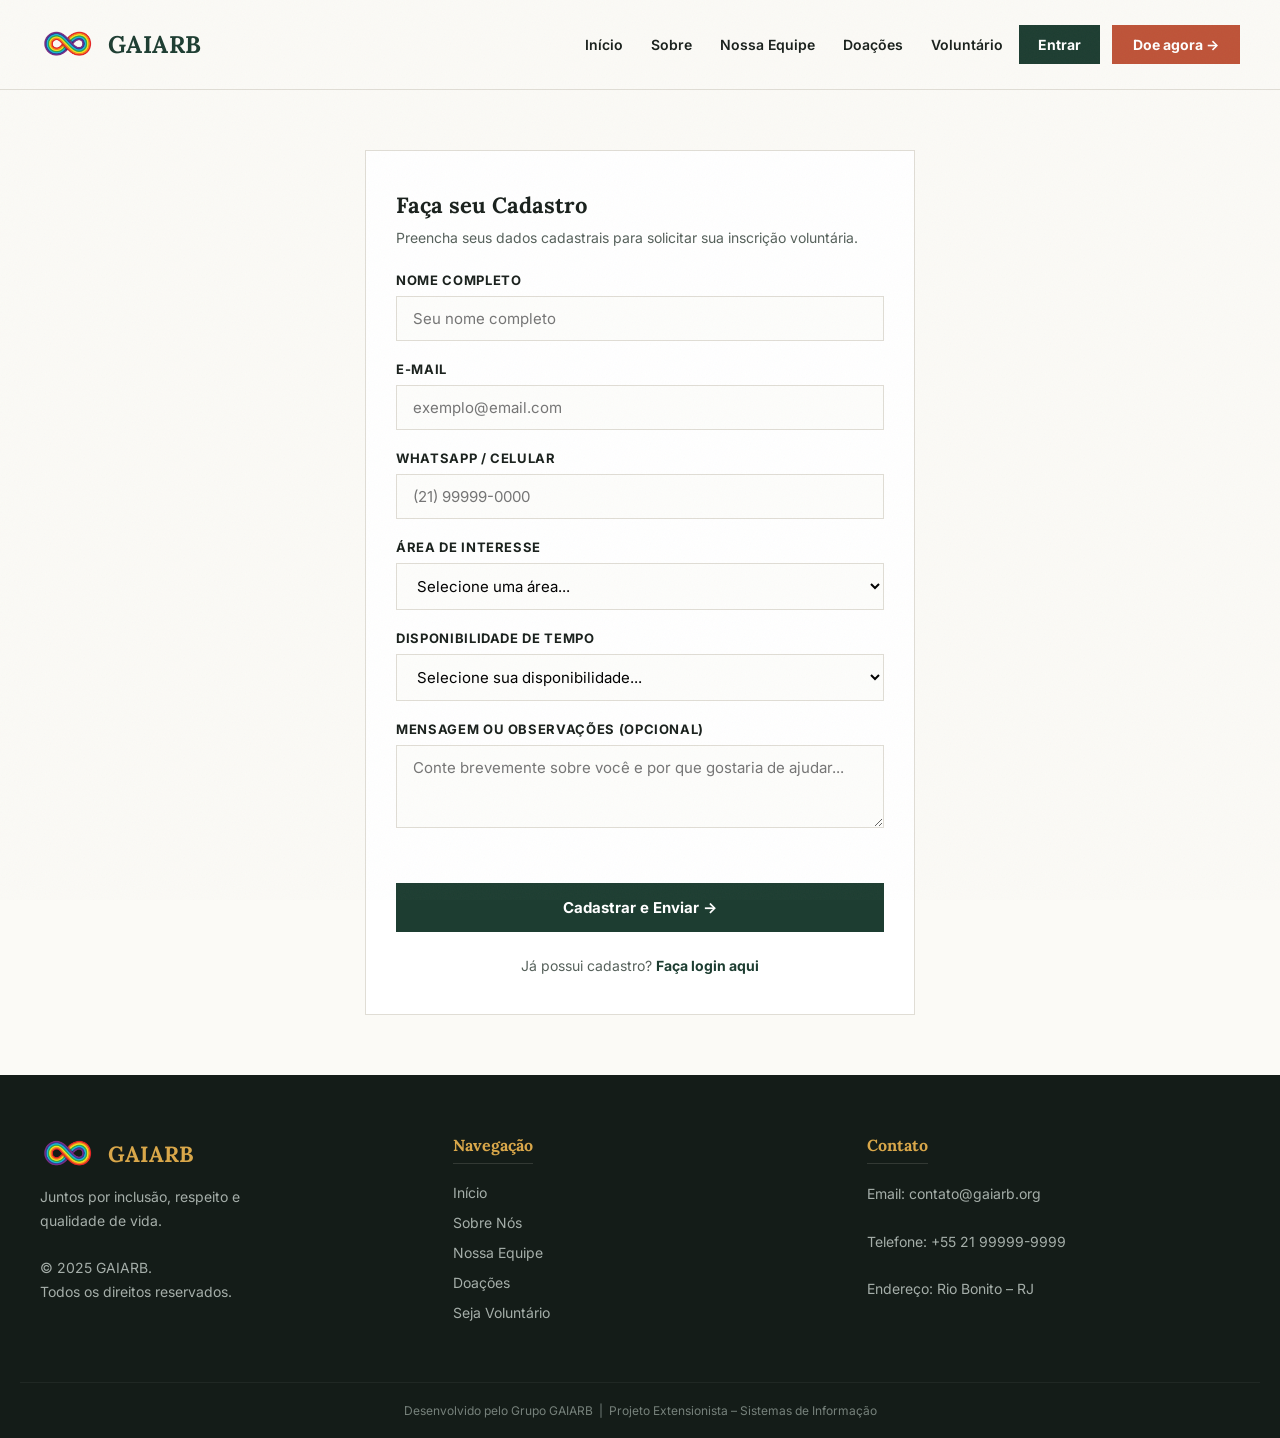
<file: gaiarb/cadastrar.html>
<!DOCTYPE html>
<html lang="pt-BR">
<head>
    <meta charset="UTF-8">
    <meta name="viewport" content="width=device-width, initial-scale=1.0">
    <title>Cadastrar Voluntário – GAIARB</title>
    <link rel="stylesheet" href="style.css">
    <link rel="stylesheet" href="login.css">
    <link rel="icon" type="image/x-icon" href="imagens/gaiarbLogoIcon.ico">
    <style>
        .login-card-container {
            max-width: 550px;
        }
        .success-box {
            display: none;
            text-align: center;
            padding: 20px 0;
            animation: fadeIn 0.4s ease;
        }
        .success-box svg {
            color: var(--secondary);
            margin-bottom: 20px;
        }
        .success-box h3 {
            font-family: 'Outfit', sans-serif;
            font-size: 22px;
            font-weight: 800;
            margin-bottom: 10px;
            color: var(--text);
        }
        .success-box p {
            font-size: 15px;
            color: var(--text-light);
            line-height: 1.6;
        }
    </style>
</head>
<body>

<!-- HEADER -->
<div class="header">
    <a href="index.html" id="logo-svg">
        <img src="imagens/simbolo_infinito.png" alt="GAIARB Logo" style="height: 38px; width: auto; object-fit: contain;">
        <span>GAIARB</span>
    </a>
    <div class="alllinks">
        <a href="index.html">     <div class="linkshead">Início</div>                   </a>
        <a href="sobre.html">     <div class="linkshead">Sobre</div>                    </a>
        <a href="equipe.html">    <div class="linkshead">Nossa Equipe</div>             </a>
        <a href="doe.html">       <div class="linkshead">Doações</div>                  </a>
        <a href="voluntario.html"><div class="linkshead">Voluntário</div>        </a>
        <a href="login.html">     <div class="linkshead btn-entrar active">Entrar</div> </a>
        <a href="doe.html">       <div class="linkshead btn-doe">Doe agora →</div>      </a>
    </div>
</div>

<!-- MAIN CONTENT WRAPPER -->
<div class="login-wrapper">

    <div class="login-card-container">
        <div class="login-body">
            
            <!-- Seção do Formulário de Cadastro -->
            <div id="registerFormWrap">
                <h2>Faça seu Cadastro</h2>
                <p>Preencha seus dados cadastrais para solicitar sua inscrição voluntária.</p>
                
                <div class="input-group">
                    <label for="regNome">Nome Completo</label>
                    <input type="text" id="regNome" placeholder="Seu nome completo" required>
                </div>
                
                <div class="input-group">
                    <label for="regEmail">E-mail</label>
                    <input type="email" id="regEmail" placeholder="exemplo@email.com" required>
                </div>
                
                <div class="input-group">
                    <label for="regWhatsapp">WhatsApp / Celular</label>
                    <input type="tel" id="regWhatsapp" placeholder="(21) 99999-0000" required>
                </div>
                
                <div class="input-group">
                    <label for="regArea">Área de Interesse</label>
                    <select id="regArea" required>
                        <option value="">Selecione uma área...</option>
                        <option>Psicologia / Saúde Mental</option>
                        <option>Educação / Pedagogia</option>
                        <option>Comunicação / Marketing</option>
                        <option>Tecnologia / Desenvolvimento</option>
                        <option>Artes e Oficinas Criativas</option>
                        <option>Organização de Eventos</option>
                        <option>Logística e Transporte</option>
                        <option>Apoio Administrativo</option>
                        <option>Outra área</option>
                    </select>
                </div>
                
                <div class="input-group">
                    <label for="regDisp">Disponibilidade de Tempo</label>
                    <select id="regDisp" required>
                        <option value="">Selecione sua disponibilidade...</option>
                        <option>Fins de semana</option>
                        <option>Dias úteis – Turno da Manhã</option>
                        <option>Dias úteis – Turno da Tarde</option>
                        <option>Dias úteis – Turno da Noite</option>
                        <option>Horário Flexível</option>
                    </select>
                </div>
                
                <div class="input-group">
                    <label for="regMsg">Mensagem ou Observações (Opcional)</label>
                    <textarea id="regMsg" rows="3" placeholder="Conte brevemente sobre você e por que gostaria de ajudar..."></textarea>
                </div>
                
                <div class="error-msg" id="regError"></div>
                
                <button class="btn-submit btn-purple" onclick="submitRegisterForm()">Cadastrar e Enviar →</button>
                
                <div style="margin-top: 25px; text-align: center; font-size: 14px; color: var(--text-light);">
                    Já possui cadastro? <a href="login.html" style="color: var(--primary); font-weight: 700; text-decoration: none;">Faça login aqui</a>
                </div>
            </div>

            <!-- Seção de Sucesso -->
            <div class="success-box" id="registerSuccessWrap">
                <svg width="64" height="64" viewBox="0 0 24 24" fill="none" stroke="currentColor" stroke-width="2" stroke-linecap="round" stroke-linejoin="round">
                    <path d="M22 11.08V12a10 10 0 1 1-5.93-9.14"></path>
                    <polyline points="22 4 12 14.01 9 11.01"></polyline>
                </svg>
                <h3>Cadastro Realizado!</h3>
                <p>Sua inscrição de voluntário foi enviada com sucesso ao nosso banco de dados. Agora você já pode acessar o Portal do Voluntário utilizando seu e-mail e WhatsApp.<br><br>Redirecionando para o login...</p>
            </div>

        </div>
    </div>

</div>

<!-- FOOTER -->
<footer>
    <div class="footer-container">
        <div class="footer-col" id="footer-logo">
            <a href="index.html" style="display:flex;align-items:center;gap:12px;margin-bottom:12px;">
                <img src="imagens/simbolo_infinito.png" alt="GAIARB Logo" style="height: 38px; width: auto; object-fit: contain;">
                <span style="font-family:'Lora',sans-serif;font-weight:700;font-size:22px;color:var(--accent);">GAIARB</span>
            </a>
            <p>Juntos por inclusão, respeito e<br>qualidade de vida.<br><br>&copy; 2025 GAIARB.<br>Todos os direitos reservados.</p>
        </div>
        <div class="footer-col">
            <h3>Navegação</h3>
            <ul>
                <li><a href="index.html">Início</a></li>
                <li><a href="sobre.html">Sobre Nós</a></li>
                <li><a href="equipe.html">Nossa Equipe</a></li>
                <li><a href="doe.html">Doações</a></li>
                <li><a href="voluntario.html">Seja Voluntário</a></li>
            </ul>
        </div>
        <div class="footer-col">
            <h3>Contato</h3>
            <p>Email: contato@gaiarb.org<br><br>Telefone: +55 21 99999-9999<br><br>Endereço: Rio Bonito – RJ</p>
        </div>
    </div>
    <div class="footer-bottom">
        <p>Desenvolvido pelo Grupo GAIARB &nbsp;|&nbsp; Projeto Extensionista – Sistemas de Informação</p>
    </div>
</footer>

<script>
    const apiBase = window.location.protocol === 'file:' ? 'http://127.0.0.1:8000' : '';

    async function submitRegisterForm() {
        const nome = document.getElementById('regNome').value.trim();
        const email = document.getElementById('regEmail').value.trim();
        const whatsapp = document.getElementById('regWhatsapp').value.trim();
        const area = document.getElementById('regArea').value.trim();
        const disponibilidade = document.getElementById('regDisp').value.trim();
        const mensagem = document.getElementById('regMsg').value.trim();
        const errorDiv = document.getElementById('regError');
        
        errorDiv.textContent = '';
        
        if (!nome || !email || !whatsapp || !area || !disponibilidade) {
            errorDiv.textContent = 'Por favor, preencha todos os campos obrigatórios.';
            return;
        }
        
        try {
            const res = await fetch(apiBase + '/api/voluntarios', {
                method: 'POST',
                headers: { 'Content-Type': 'application/json' },
                body: JSON.stringify({ nome, email, whatsapp, area, disponibilidade, mensagem })
            });
            const data = await res.json();
            
            if (res.ok && data.success) {
                document.getElementById('registerFormWrap').style.display = 'none';
                document.getElementById('registerSuccessWrap').style.display = 'block';
                setTimeout(() => {
                    window.location.href = 'login.html';
                }, 3500);
            } else {
                errorDiv.textContent = data.error || 'Erro ao realizar o cadastro. Tente novamente.';
            }
        } catch (e) {
            errorDiv.textContent = 'Erro ao se conectar ao servidor.';
        }
    }
</script>
<script src="script.js" defer></script>
</body>
</html>
</file>
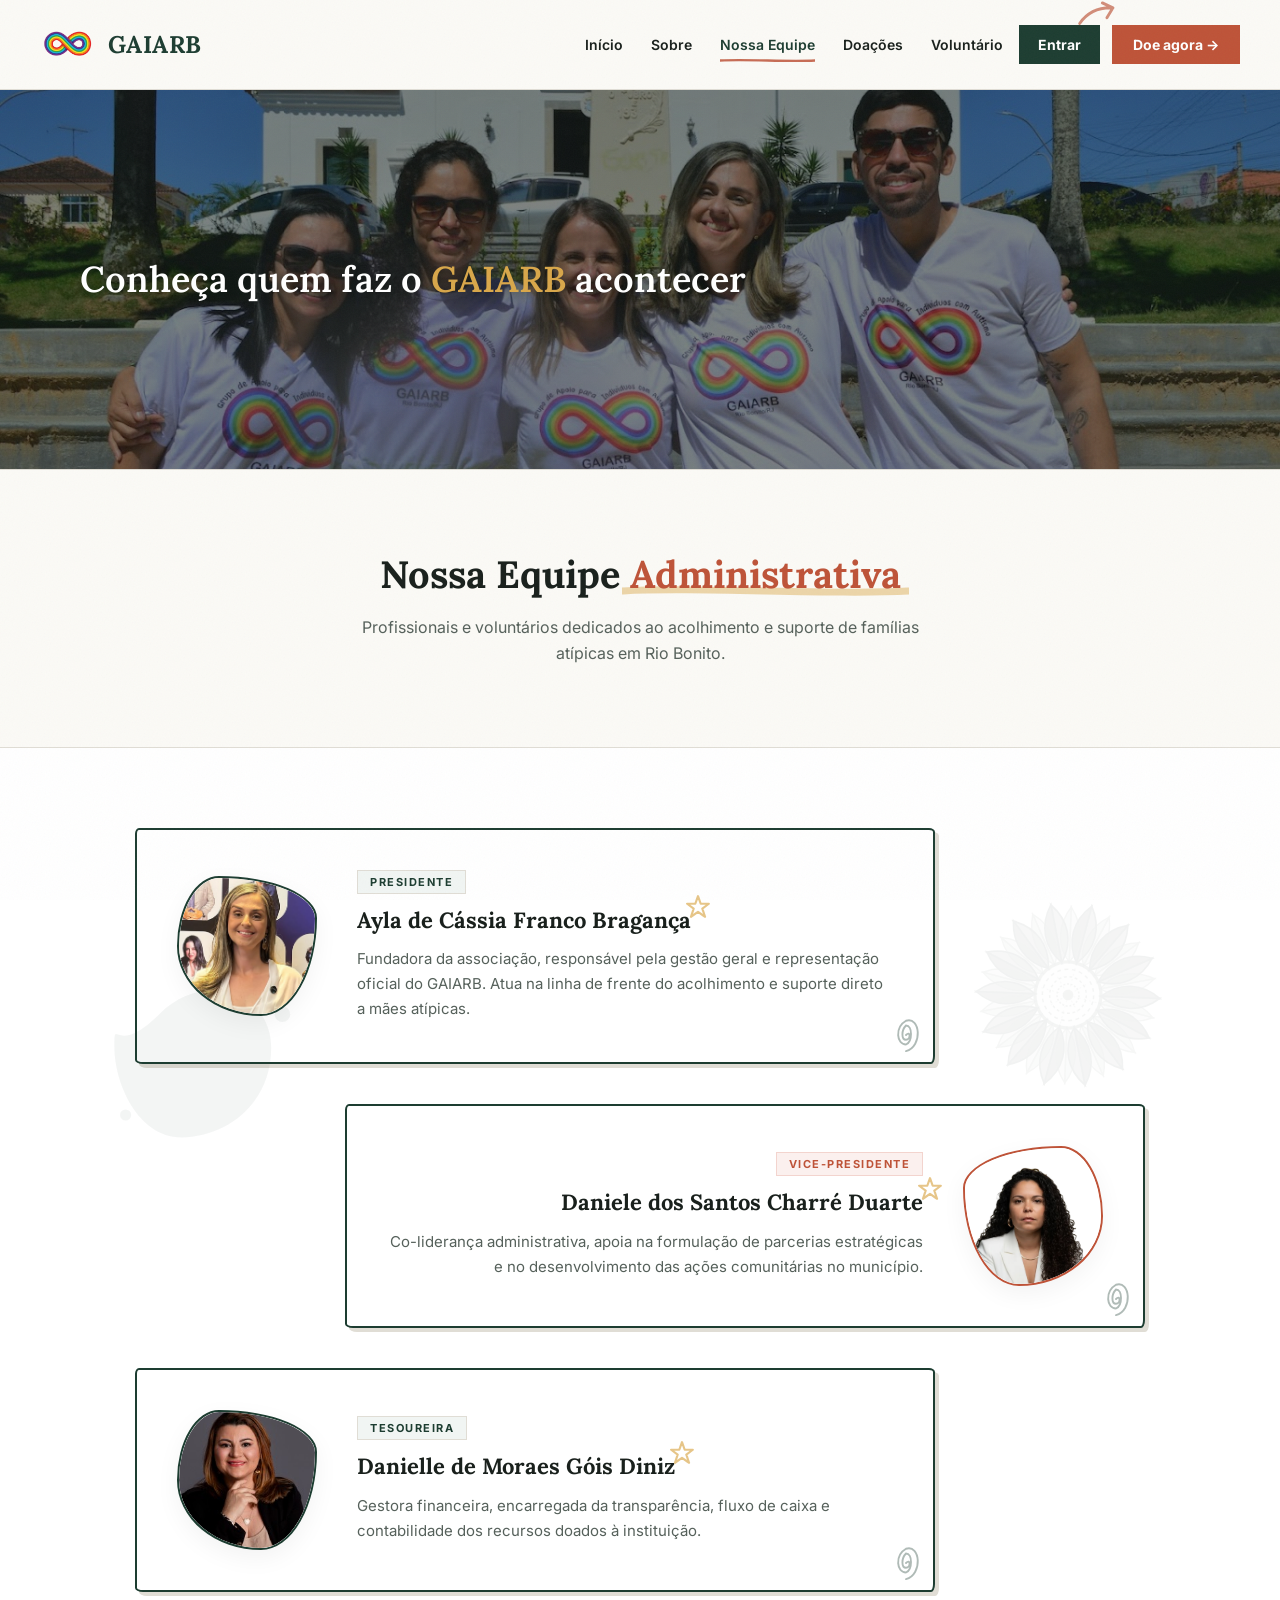
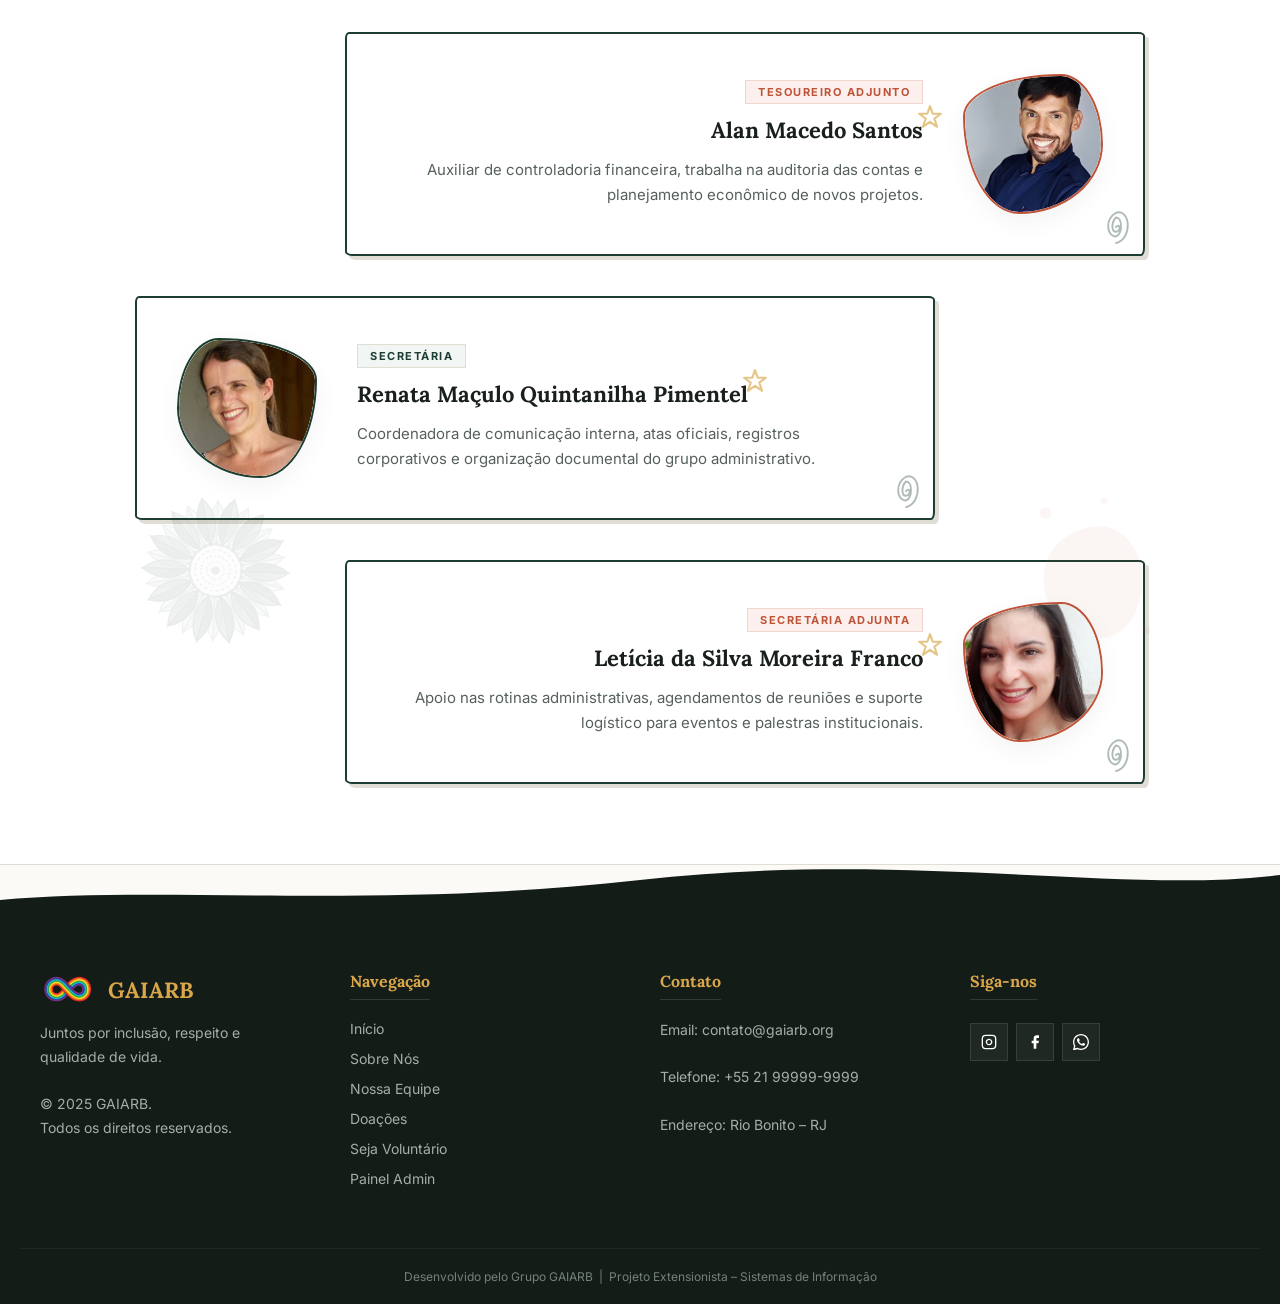
<file: gaiarb/equipe.html>
<!DOCTYPE html>
<html lang="pt-BR">
<head>
    <meta charset="UTF-8">
    <meta name="viewport" content="width=device-width, initial-scale=1.0">
    <title>Nossa Equipe – GAIARB</title>
    <link rel="stylesheet" href="style.css">
    <link rel="stylesheet" href="equipe.css?v=2">
    <link rel="icon" type="image/x-icon" href="imagens/gaiarbLogoIcon.ico">
</head>
<body>

<!-- HEADER -->
<div class="header">
    <a href="index.html" id="logo-svg">
        <img src="imagens/simbolo_infinito.png" alt="GAIARB Logo" style="height: 38px; width: auto; object-fit: contain;">
        <span>GAIARB</span>
    </a>
    <div class="alllinks">
        <a href="index.html">     <div class="linkshead">Início</div>               </a>
        <a href="sobre.html">     <div class="linkshead">Sobre</div>                </a>
        <a href="equipe.html">    <div class="linkshead active">Nossa Equipe</div>  </a>
        <a href="doe.html">       <div class="linkshead">Doações</div>              </a>
        <a href="voluntario.html"><div class="linkshead">Voluntário</div>           </a>
        <a href="login.html">     <div class="linkshead btn-entrar">Entrar</div> </a>
        <a href="doe.html">       <div class="linkshead btn-doe">Doe agora →</div>  </a>
    </div>
</div>

<!-- BANNER -->
<div class="banner banner-has-bg" style="background-image: linear-gradient(rgba(19, 27, 23, 0.55), rgba(19, 27, 23, 0.55)), url('imagens/OGAIARB.png');">
    <p>Conheça quem faz o <span>GAIARB</span> acontecer</p>
</div>

<!-- INTRO -->
<section class="equipe-intro">
    <h2>Nossa Equipe <span>Administrativa</span></h2>
    <p>Profissionais e voluntários dedicados ao acolhimento e suporte de famílias atípicas em Rio Bonito.</p>
</section>

<!-- LISTA DE MEMBROS -->
<section class="team-section">
    <div class="container">
        <div class="team-grid">
            <div class="team-card">
                <div class="team-avatar-wrap">
                    <img src="imagens/Ayla.png" alt="Ayla de Cássia Franco Bragança">
                </div>
                <div class="team-card-content">
                    <span class="member-badge">Presidente</span>
                    <h3 class="member-name">Ayla de Cássia Franco Bragança</h3>
                    <p class="member-bio">Fundadora da associação, responsável pela gestão geral e representação oficial do GAIARB. Atua na linha de frente do acolhimento e suporte direto a mães atípicas.</p>
                </div>
            </div>

            <div class="team-card">
                <div class="team-avatar-wrap">
                    <img src="imagens/Daniela.png" alt="Daniele dos Santos Charré Duarte">
                </div>
                <div class="team-card-content">
                    <span class="member-badge">Vice-Presidente</span>
                    <h3 class="member-name">Daniele dos Santos Charré Duarte</h3>
                    <p class="member-bio">Co-liderança administrativa, apoia na formulação de parcerias estratégicas e no desenvolvimento das ações comunitárias no município.</p>
                </div>
            </div>

            <div class="team-card">
                <div class="team-avatar-wrap">
                    <img src="imagens/Danielle Diniz.jpg" alt="Danielle de Moraes Góis Diniz">
                </div>
                <div class="team-card-content">
                    <span class="member-badge">Tesoureira</span>
                    <h3 class="member-name">Danielle de Moraes Góis Diniz</h3>
                    <p class="member-bio">Gestora financeira, encarregada da transparência, fluxo de caixa e contabilidade dos recursos doados à instituição.</p>
                </div>
            </div>

            <div class="team-card">
                <div class="team-avatar-wrap">
                    <img src="imagens/Alan.png" alt="Alan Macedo Santos">
                </div>
                <div class="team-card-content">
                    <span class="member-badge">Tesoureiro Adjunto</span>
                    <h3 class="member-name">Alan Macedo Santos</h3>
                    <p class="member-bio">Auxiliar de controladoria financeira, trabalha na auditoria das contas e planejamento econômico de novos projetos.</p>
                </div>
            </div>

            <div class="team-card">
                <div class="team-avatar-wrap">
                    <img src="imagens/RenataMaçulo.png" alt="Renata Maçulo Quintanilha Pimentel">
                </div>
                <div class="team-card-content">
                    <span class="member-badge">Secretária</span>
                    <h3 class="member-name">Renata Maçulo Quintanilha Pimentel</h3>
                    <p class="member-bio">Coordenadora de comunicação interna, atas oficiais, registros corporativos e organização documental do grupo administrativo.</p>
                </div>
            </div>

            <div class="team-card">
                <div class="team-avatar-wrap">
                    <img src="imagens/leticia.png" alt="Letícia da Silva Moreira Franco">
                </div>
                <div class="team-card-content">
                    <span class="member-badge">Secretária Adjunta</span>
                    <h3 class="member-name">Letícia da Silva Moreira Franco</h3>
                    <p class="member-bio">Apoio nas rotinas administrativas, agendamentos de reuniões e suporte logístico para eventos e palestras institucionais.</p>
                </div>
            </div>
        </div>
    </div>
</section>

<!-- TRANSIÇÃO -->
<div id="transicao-footer"></div>

<!-- FOOTER -->
<footer>
    <div class="footer-container">
        <div class="footer-col" id="footer-logo">
            <a href="index.html" style="display:flex;align-items:center;gap:12px;margin-bottom:12px;">
                <img src="imagens/simbolo_infinito.png" alt="GAIARB Logo" style="height: 38px; width: auto; object-fit: contain;">
                <span style="font-family:'Lora',sans-serif;font-weight:700;font-size:22px;color:var(--accent);">GAIARB</span>
            </a>
            <p>Juntos por inclusão, respeito e<br>qualidade de vida.<br><br>&copy; 2025 GAIARB.<br>Todos os direitos reservados.</p>
        </div>
        <div class="footer-col">
            <h3>Navegação</h3>
            <ul>
                <li><a href="index.html">Início</a></li>
                <li><a href="sobre.html">Sobre Nós</a></li>
                <li><a href="equipe.html">Nossa Equipe</a></li>
                <li><a href="doe.html">Doações</a></li>
                <li><a href="voluntario.html">Seja Voluntário</a></li>
                <li><a href="admin.html">Painel Admin</a></li>
            </ul>
        </div>
        <div class="footer-col">
            <h3>Contato</h3>
            <p>Email: contato@gaiarb.org<br><br>Telefone: +55 21 99999-9999<br><br>Endereço: Rio Bonito – RJ</p>
        </div>
        <div class="footer-col">
            <h3>Siga-nos</h3>
            <div class="footer-social">
                <a href="https://www.instagram.com/gaiarb_rj/" target="_blank" rel="noopener noreferrer" aria-label="Instagram">
                    <svg xmlns="http://www.w3.org/2000/svg" viewBox="0 0 24 24"><rect x="2" y="2" width="20" height="20" rx="5" ry="5" fill="none" stroke="white" stroke-width="2"/><path d="M16 11.37A4 4 0 1 1 12.63 8 4 4 0 0 1 16 11.37z" fill="none" stroke="white" stroke-width="2"/><line x1="17.5" y1="6.5" x2="17.51" y2="6.5" stroke="white" stroke-width="2"/></svg>
                </a>
                <a href="https://www.facebook.com/gaiarb.rio.bonito" target="_blank" rel="noopener noreferrer" aria-label="Facebook">
                    <svg xmlns="http://www.w3.org/2000/svg" viewBox="0 0 24 24" fill="white"><path d="M18 2h-3a5 5 0 0 0-5 5v3H7v4h3v8h4v-8h3l1-4h-4V7a1 1 0 0 1 1-1h3z"/></svg>
                </a>
                <a href="https://wa.me/5521999999999" target="_blank" rel="noopener noreferrer" aria-label="WhatsApp">
                    <svg xmlns="http://www.w3.org/2000/svg" viewBox="0 0 24 24" fill="white"><path d="M17.472 14.382c-.297-.149-1.758-.867-2.03-.967-.273-.099-.471-.148-.67.15-.197.297-.767.966-.94 1.164-.173.199-.347.223-.644.075-.297-.15-1.255-.463-2.39-1.475-.883-.788-1.48-1.761-1.653-2.059-.173-.297-.018-.458.13-.606.134-.133.298-.347.446-.52.149-.174.198-.298.298-.497.099-.198.05-.371-.025-.52-.075-.149-.669-1.612-.916-2.207-.242-.579-.487-.5-.669-.51-.173-.008-.371-.01-.57-.01-.198 0-.52.074-.792.372-.272.297-1.04 1.016-1.04 2.479 0 1.462 1.065 2.875 1.213 3.074.149.198 2.096 3.2 5.077 4.487.709.306 1.262.489 1.694.625.712.227 1.36.195 1.871.118.571-.085 1.758-.719 2.006-1.413.248-.694.248-1.289.173-1.413-.074-.124-.272-.198-.57-.347z"/><path d="M12 0C5.373 0 0 5.373 0 12c0 2.114.549 4.1 1.51 5.833L.057 23.776a.5.5 0 0 0 .614.639l6.044-1.45A11.94 11.94 0 0 0 12 24c6.627 0 12-5.373 12-12S18.627 0 12 0zm0 22c-1.872 0-3.627-.484-5.158-1.334l-.366-.213-3.795.912.946-3.694-.234-.381A9.96 9.96 0 0 1 2 12C2 6.477 6.477 2 12 2s10 4.477 10 10-4.477 10-10 10z"/></svg>
                </a>
            </div>
        </div>
    </div>
    <div class="footer-bottom">
        <p>Desenvolvido pelo Grupo GAIARB &nbsp;|&nbsp; Projeto Extensionista – Sistemas de Informação</p>
    </div>
</footer>

<script src="script.js" defer></script>
</body>
</html>
</file>
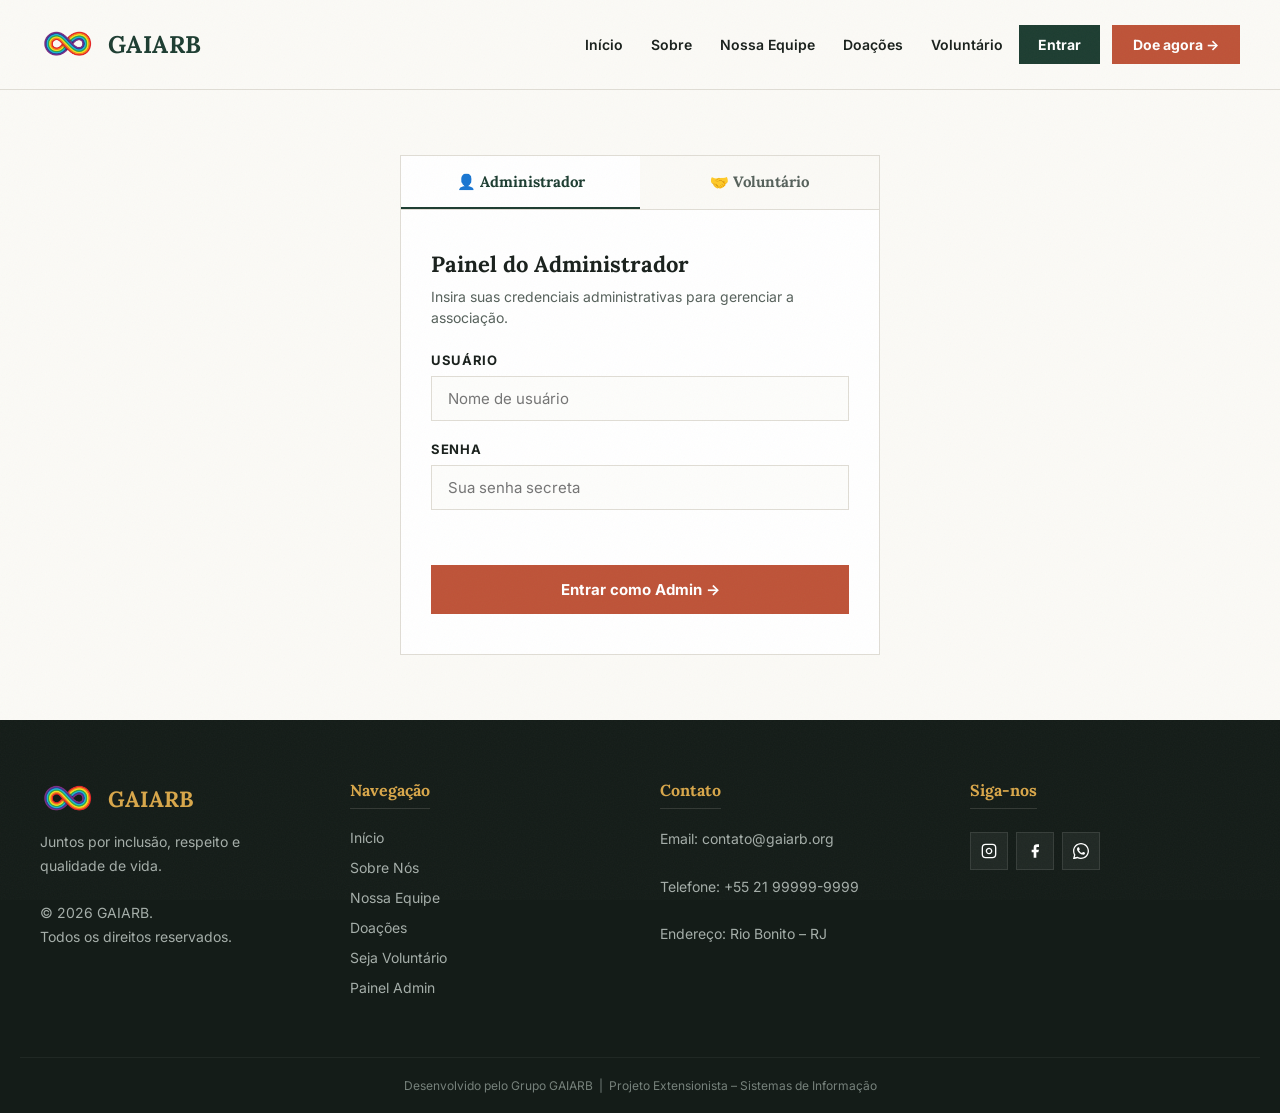
<file: gaiarb/login.html>
<!DOCTYPE html>
<html lang="pt-BR">
<head>
    <meta charset="UTF-8">
    <meta name="viewport" content="width=device-width, initial-scale=1.0">
    <title>Entrar – GAIARB</title>
    <link rel="stylesheet" href="style.css">
    <link rel="stylesheet" href="login.css">
    <link rel="icon" type="image/x-icon" href="imagens/gaiarbLogoIcon.ico">
</head>
<body>

<!-- HEADER -->
<!-- HEADER -->
<div class="header">
    <a href="index.html" id="logo-svg">
        <img src="imagens/simbolo_infinito.png" alt="GAIARB Logo" style="height: 38px; width: auto; object-fit: contain;">
        <span>GAIARB</span>
    </a>
    <div class="alllinks">
        <a href="index.html">     <div class="linkshead">Início</div>                   </a>
        <a href="sobre.html">     <div class="linkshead">Sobre</div>                    </a>
        <a href="equipe.html">    <div class="linkshead">Nossa Equipe</div>             </a>
        <a href="doe.html">       <div class="linkshead">Doações</div>                  </a>
        <a href="voluntario.html"><div class="linkshead">Voluntário</div>        </a>
        <a href="login.html">     <div class="linkshead btn-entrar active">Entrar</div> </a>
        <a href="doe.html">       <div class="linkshead btn-doe">Doe agora →</div>      </a>
    </div>
</div>

<!-- MAIN CONTENT WRAPPER -->
<div class="login-wrapper">

    <!-- PAINEL DE LOGIN (Exibido por padrão) -->
    <div class="login-card-container" id="loginCardContainer">
        <!-- Abas -->
        <div class="login-tabs">
            <button class="tab-btn active" id="tabAdmin" onclick="switchTab('admin')">👤 Administrador</button>
            <button class="tab-btn" id="tabVol" onclick="switchTab('vol')">🤝 Voluntário</button>
        </div>

        <div class="login-body">
            <!-- Formulário do Administrador -->
            <div class="login-form-section active" id="formAdminSection">
                <h2>Painel do Administrador</h2>
                <p>Insira suas credenciais administrativas para gerenciar a associação.</p>
                <div class="input-group">
                    <label for="adminUsername">Usuário</label>
                    <input type="text" id="adminUsername" placeholder="Nome de usuário" required>
                </div>
                <div class="input-group">
                    <label for="adminPassword">Senha</label>
                    <input type="password" id="adminPassword" placeholder="Sua senha secreta" required>
                </div>
                <div class="error-msg" id="adminError"></div>
                <button class="btn-submit" onclick="submitAdminLogin()">Entrar como Admin →</button>
            </div>

            <!-- Formulário do Voluntário -->
            <div class="login-form-section" id="formVolSection">
                <h2>Portal do Voluntário</h2>
                <p>Acesse seu perfil de voluntário utilizando seus dados cadastrados.</p>
                <div class="input-group">
                    <label for="volEmail">E-mail</label>
                    <input type="email" id="volEmail" placeholder="seuemail@exemplo.com" required>
                </div>
                <div class="input-group">
                    <label for="volWhatsapp">WhatsApp</label>
                    <input type="tel" id="volWhatsapp" placeholder="(21) 99999-0000" required>
                </div>
                <div class="error-msg" id="volError"></div>
                <button class="btn-submit btn-purple" onclick="submitVolunteerLogin()">Acessar Portal →</button>
                <div style="margin-top: 20px; text-align: center; font-size: 14px; color: var(--text-light);">
                    Não possui cadastro? <a href="cadastrar.html" style="color: var(--primary); font-weight: 700; text-decoration: none;">Cadastre-se aqui</a>
                </div>
            </div>
        </div>
    </div>

    <!-- PAINEL DO VOLUNTÁRIO (Exibido pós-login) -->
    <div class="volunteer-dashboard" id="volDashboard" style="display: none;">
        <div class="dashboard-header">
            <div>
                <h2>Bem-vindo, <span id="dashVolNome">Voluntário</span>!</h2>
                <p>Obrigado por apoiar mães e famílias atípicas do GAIARB 💜</p>
            </div>
            <button class="btn-logout-vol" onclick="logoutVolunteer()">🚪 Sair</button>
        </div>

        <div class="dashboard-grid">
            <!-- Cartão de Identificação / Crachá -->
            <div class="badge-panel">
                <h3>Sua Credencial Digital</h3>
                <div class="digital-badge">
                    <div class="badge-header">
                        <div class="badge-logo">
                            <svg width="24" height="24" viewBox="0 0 100 60" xmlns="http://www.w3.org/2000/svg">
                                <path d="M25,30 C25,18 10,10 10,30 C10,50 25,42 25,30 C25,18 40,10 50,30 C60,50 75,42 75,30 C75,18 90,10 90,30 C90,50 75,42 75,30 C75,18 60,10 50,30 C40,50 25,42 25,30Z" fill="none" stroke="white" stroke-width="8" stroke-linecap="round"/>
                            </svg>
                            <span>GAIARB</span>
                        </div>
                        <span class="badge-stamp">ATIVO</span>
                    </div>
                    <div class="badge-avatar-wrap">
                        <div class="badge-avatar">🤝</div>
                    </div>
                    <div class="badge-details">
                        <div class="badge-name" id="badgeNome">Nome do Voluntário</div>
                        <div class="badge-role" id="badgeArea">Área de Atuação</div>
                        <div class="badge-info-row">
                            <div>
                                <span class="info-label">Membro Desde</span>
                                <span class="info-val" id="badgeData">Janeiro 2026</span>
                            </div>
                            <div>
                                <span class="info-label">ID Registro</span>
                                <span class="info-val" id="badgeId">#G-0024</span>
                            </div>
                        </div>
                    </div>
                    <div class="badge-footer">
                        <div class="badge-barcode"></div>
                    </div>
                </div>
            </div>

            <!-- Painel de Perfil e Ações -->
            <div class="profile-actions-panel">
                <div class="card-action">
                    <h3>Suas Preferências</h3>
                    <p>Atualize seus dados de atuação voluntária quando necessário:</p>
                    
                    <div class="input-group">
                        <label for="editArea">Área de Atuação</label>
                        <select id="editArea">
                            <option>Psicologia / Saúde Mental</option>
                            <option>Educação / Pedagogia</option>
                            <option>Comunicação / Marketing</option>
                            <option>Tecnologia</option>
                            <option>Artes e Atividades Criativas</option>
                            <option>Organização de Eventos</option>
                            <option>Transporte / Logística</option>
                            <option>Apoio Administrativo</option>
                            <option>Outra área</option>
                        </select>
                    </div>

                    <div class="input-group">
                        <label for="editDisp">Disponibilidade</label>
                        <select id="editDisp">
                            <option>Fins de semana</option>
                            <option>Dias úteis – manhã</option>
                            <option>Dias úteis – tarde</option>
                            <option>Dias úteis – noite</option>
                            <option>Flexível</option>
                        </select>
                    </div>

                    <div class="input-group">
                        <label for="editMsg">Sua Mensagem</label>
                        <textarea id="editMsg" rows="3" placeholder="Atualize suas metas ou comentários..."></textarea>
                    </div>

                    <div id="updateStatusMsg" class="status-alert"></div>
                    <button class="btn-submit btn-purple" onclick="updateVolunteerProfile()">Atualizar Perfil</button>
                </div>
            </div>
        </div>

        <!-- Painel de Recursos e Diretrizes -->
        <div class="resources-panel">
            <h3>Recursos e Avisos para Voluntários</h3>
            <div class="resources-list">
                <div class="resource-item">
                    <span class="resource-icon">&#9642;</span>
                    <div>
                        <h4>Grupo de Comunicação do GAIARB</h4>
                        <p>Entre no nosso canal do WhatsApp para receber chamados de eventos e informativos em tempo real. Solicite o link à presidência.</p>
                    </div>
                </div>
                <div class="resource-item">
                    <span class="resource-icon">&#9642;</span>
                    <div>
                        <h4>Próximo Workshop de Inclusão</h4>
                        <p>Fique atento às datas do treinamento mensal online para acolhimento de mães atípicas. O link de participação será enviado por e-mail.</p>
                    </div>
                </div>
            </div>
        </div>
    </div>

</div>

<!-- FOOTER -->
<footer>
    <div class="footer-container">
        <div class="footer-col" id="footer-logo">
            <a href="index.html" style="display:flex;align-items:center;gap:12px;margin-bottom:12px;">
                <img src="imagens/simbolo_infinito.png" alt="GAIARB Logo" style="height: 38px; width: auto; object-fit: contain;">
                <span style="font-family:'Lora',sans-serif;font-weight:700;font-size:22px;color:var(--accent);">GAIARB</span>
            </a>
            <p>Juntos por inclusão, respeito e<br>qualidade de vida.<br><br>&copy; 2026 GAIARB.<br>Todos os direitos reservados.</p>
        </div>
        <div class="footer-col">
            <h3>Navegação</h3>
            <ul>
                <li><a href="index.html">Início</a></li>
                <li><a href="sobre.html">Sobre Nós</a></li>
                <li><a href="equipe.html">Nossa Equipe</a></li>
                <li><a href="doe.html">Doações</a></li>
                <li><a href="voluntario.html">Seja Voluntário</a></li>
                <li><a href="admin.html">Painel Admin</a></li>
            </ul>
        </div>
        <div class="footer-col">
            <h3>Contato</h3>
            <p>Email: contato@gaiarb.org<br><br>Telefone: +55 21 99999-9999<br><br>Endereço: Rio Bonito – RJ</p>
        </div>
        <div class="footer-col">
            <h3>Siga-nos</h3>
            <div class="footer-social">
                <a href="https://www.instagram.com/gaiarb_rj/" target="_blank" rel="noopener noreferrer" aria-label="Instagram">
                    <svg xmlns="http://www.w3.org/2000/svg" viewBox="0 0 24 24"><rect x="2" y="2" width="20" height="20" rx="5" ry="5" fill="none" stroke="white" stroke-width="2"/><path d="M16 11.37A4 4 0 1 1 12.63 8 4 4 0 0 1 16 11.37z" fill="none" stroke="white" stroke-width="2"/><line x1="17.5" y1="6.5" x2="17.51" y2="6.5" stroke="white" stroke-width="2"/></svg>
                </a>
                <a href="https://www.facebook.com/gaiarb.rio.bonito" target="_blank" rel="noopener noreferrer" aria-label="Facebook">
                    <svg xmlns="http://www.w3.org/2000/svg" viewBox="0 0 24 24" fill="white"><path d="M18 2h-3a5 5 0 0 0-5 5v3H7v4h3v8h4v-8h3l1-4h-4V7a1 1 0 0 1 1-1h3z"/></svg>
                </a>
                <a href="https://wa.me/5521999999999" target="_blank" rel="noopener noreferrer" aria-label="WhatsApp">
                    <svg xmlns="http://www.w3.org/2000/svg" viewBox="0 0 24 24" fill="white"><path d="M17.472 14.382c-.297-.149-1.758-.867-2.03-.967-.273-.099-.471-.148-.67.15-.197.297-.767.966-.94 1.164-.173.199-.347.223-.644.075-.297-.15-1.255-.463-2.39-1.475-.883-.788-1.48-1.761-1.653-2.059-.173-.297-.018-.458.13-.606.134-.133.298-.347.446-.52.149-.174.198-.298.298-.497.099-.198.05-.371-.025-.52-.075-.149-.669-1.612-.916-2.207-.242-.579-.487-.5-.669-.51-.173-.008-.371-.01-.57-.01-.198 0-.52.074-.792.372-.272.297-1.04 1.016-1.04 2.479 0 1.462 1.065 2.875 1.213 3.074.149.198 2.096 3.2 5.077 4.487.709.306 1.262.489 1.694.625.712.227 1.36.195 1.871.118.571-.085 1.758-.719 2.006-1.413.248-.694.248-1.289.173-1.413-.074-.124-.272-.198-.57-.347z"/><path d="M12 0C5.373 0 0 5.373 0 12c0 2.114.549 4.1 1.51 5.833L.057 23.776a.5.5 0 0 0 .614.639l6.044-1.45A11.94 11.94 0 0 0 12 24c6.627 0 12-5.373 12-12S18.627 0 12 0zm0 22c-1.872 0-3.627-.484-5.158-1.334l-.366-.213-3.795.912.946-3.694-.234-.381A9.96 9.96 0 0 1 2 12C2 6.477 6.477 2 12 2s10 4.477 10 10-4.477 10-10 10z"/></svg>
                </a>
            </div>
        </div>
    </div>
    <div class="footer-bottom">
        <p>Desenvolvido pelo Grupo GAIARB &nbsp;|&nbsp; Projeto Extensionista – Sistemas de Informação</p>
    </div>
</footer>

<script>
    const apiBase = window.location.protocol === 'file:' ? 'http://127.0.0.1:8000' : '';

    // Lógica de alternância de abas
    function switchTab(role) {
        document.getElementById('tabAdmin').classList.remove('active');
        document.getElementById('tabVol').classList.remove('active');
        document.getElementById('formAdminSection').classList.remove('active');
        document.getElementById('formVolSection').classList.remove('active');

        if (role === 'admin') {
            document.getElementById('tabAdmin').classList.add('active');
            document.getElementById('formAdminSection').classList.add('active');
        } else {
            document.getElementById('tabVol').classList.add('active');
            document.getElementById('formVolSection').classList.add('active');
        }
    }

    // Envio do login do administrador (validação de credenciais padrão)
    async function submitAdminLogin() {
        const u = document.getElementById('adminUsername').value.trim();
        const p = document.getElementById('adminPassword').value.trim();
        const errorDiv = document.getElementById('adminError');
        errorDiv.textContent = '';

        if (!u || !p) {
            errorDiv.textContent = 'Por favor, preencha todos os campos.';
            return;
        }

        try {
            const res = await fetch(apiBase + '/api/admin/login', {
                method: 'POST',
                headers: { 'Content-Type': 'application/json' },
                body: JSON.stringify({ username: u, password: p })
            });
            const data = await res.json();
            if (data.success) {
                localStorage.setItem('adminToken', data.token);
                localStorage.setItem('adminNome', data.admin.nome);
                window.location.href = 'admin.html';
            } else {
                errorDiv.textContent = data.error || 'Erro ao realizar login.';
            }
        } catch (e) {
            errorDiv.textContent = 'Erro ao se conectar ao servidor.';
        }
    }

    // Envio do login do voluntário
    async function submitVolunteerLogin() {
        const e = document.getElementById('volEmail').value.trim();
        const w = document.getElementById('volWhatsapp').value.trim();
        const errorDiv = document.getElementById('volError');
        errorDiv.textContent = '';

        if (!e || !w) {
            errorDiv.textContent = 'Por favor, insira o e-mail e o WhatsApp cadastrados.';
            return;
        }

        try {
            const res = await fetch(apiBase + '/api/voluntario/login', {
                method: 'POST',
                headers: { 'Content-Type': 'application/json' },
                body: JSON.stringify({ email: e, whatsapp: w })
            });
            const data = await res.json();
            if (data.success) {
                localStorage.setItem('volToken', data.token);
                localStorage.setItem('volData', JSON.stringify(data.voluntario));
                showVolunteerPortal(data.voluntario);
            } else {
                errorDiv.textContent = data.error || 'Credenciais de voluntário não encontradas.';
            }
        } catch (err) {
            errorDiv.textContent = 'Erro ao se conectar ao servidor.';
        }
    }

    // Exibe a visualização do painel do voluntário
    function showVolunteerPortal(vol) {
        document.getElementById('loginCardContainer').style.display = 'none';
        document.getElementById('volDashboard').style.display = 'block';

        // Define o texto
        document.getElementById('dashVolNome').textContent = vol.nome.split(' ')[0];
        document.getElementById('badgeNome').textContent = vol.nome;
        document.getElementById('badgeArea').textContent = vol.area;
        document.getElementById('badgeId').textContent = '#G-' + String(vol.id).padStart(4, '0');
        
        // Formata a data
        let dateStr = "Setembro 2023";
        if (vol.data_cadastro) {
            const d = new Date(vol.data_cadastro);
            const months = ["Janeiro", "Fevereiro", "Março", "Abril", "Maio", "Junho", "Julho", "Agosto", "Setembro", "Outubro", "Novembro", "Dezembro"];
            dateStr = `${months[d.getMonth()]} ${d.getFullYear()}`;
        }
        document.getElementById('badgeData').textContent = dateStr;

        // Define os campos para edição
        document.getElementById('editArea').value = vol.area;
        document.getElementById('editDisp').value = vol.disponibilidade || 'Flexível';
        document.getElementById('editMsg').value = vol.mensagem || '';
    }

    // Atualiza as preferências do perfil do voluntário
    async function updateVolunteerProfile() {
        const token = localStorage.getItem('volToken');
        const area = document.getElementById('editArea').value;
        const disp = document.getElementById('editDisp').value;
        const msg = document.getElementById('editMsg').value;
        const statusDiv = document.getElementById('updateStatusMsg');
        statusDiv.textContent = '';
        statusDiv.className = 'status-alert';

        if (!token) return;

        try {
            const res = await fetch(apiBase + '/api/voluntario/update', {
                method: 'POST',
                headers: { 
                    'Content-Type': 'application/json',
                    'Authorization': 'Bearer ' + token
                },
                body: JSON.stringify({ area: area, disponibilidade: disp, mensagem: msg })
            });
            const data = await res.json();
            if (data.success) {
                statusDiv.textContent = 'Informações atualizadas com sucesso! 💾';
                statusDiv.classList.add('success');
                
                // Atualiza o crachá e o cache
                document.getElementById('badgeArea').textContent = area;
                let volCached = JSON.parse(localStorage.getItem('volData'));
                volCached.area = area;
                volCached.disponibilidade = disp;
                volCached.mensagem = msg;
                localStorage.setItem('volData', JSON.stringify(volCached));
            } else {
                statusDiv.textContent = data.error || 'Erro ao salvar alterações.';
                statusDiv.classList.add('error');
            }
        } catch (e) {
            statusDiv.textContent = 'Erro de rede ao salvar.';
            statusDiv.classList.add('error');
        }
    }

    // Realiza o logout do voluntário
    function logoutVolunteer() {
        localStorage.removeItem('volToken');
        localStorage.removeItem('volData');
        document.getElementById('volDashboard').style.display = 'none';
        document.getElementById('loginCardContainer').style.display = 'block';
    }

    // Verifica se o voluntário já está logado
    window.addEventListener('load', () => {
        const volToken = localStorage.getItem('volToken');
        const volData = localStorage.getItem('volData');
        if (volToken && volData) {
            showVolunteerPortal(JSON.parse(volData));
        }
    });
</script>
<script src="script.js" defer></script>
</body>
</html>
</file>
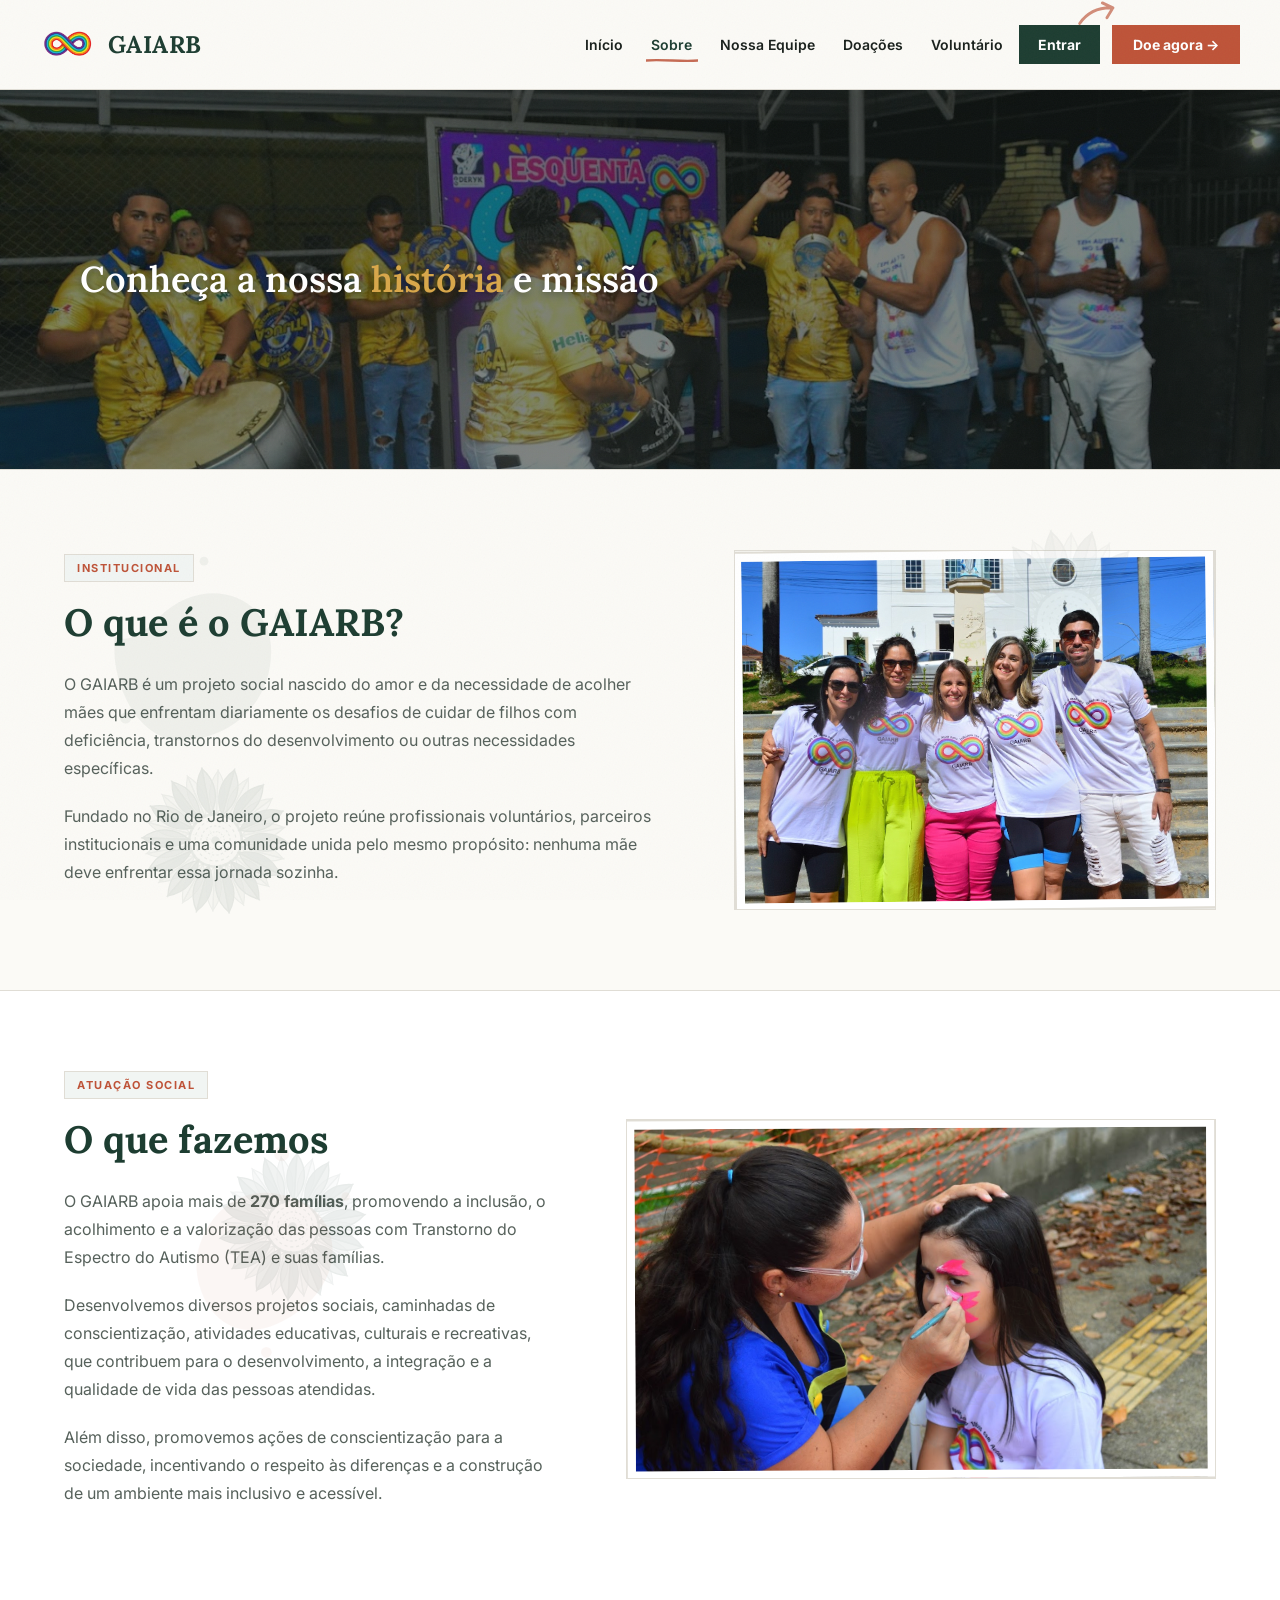
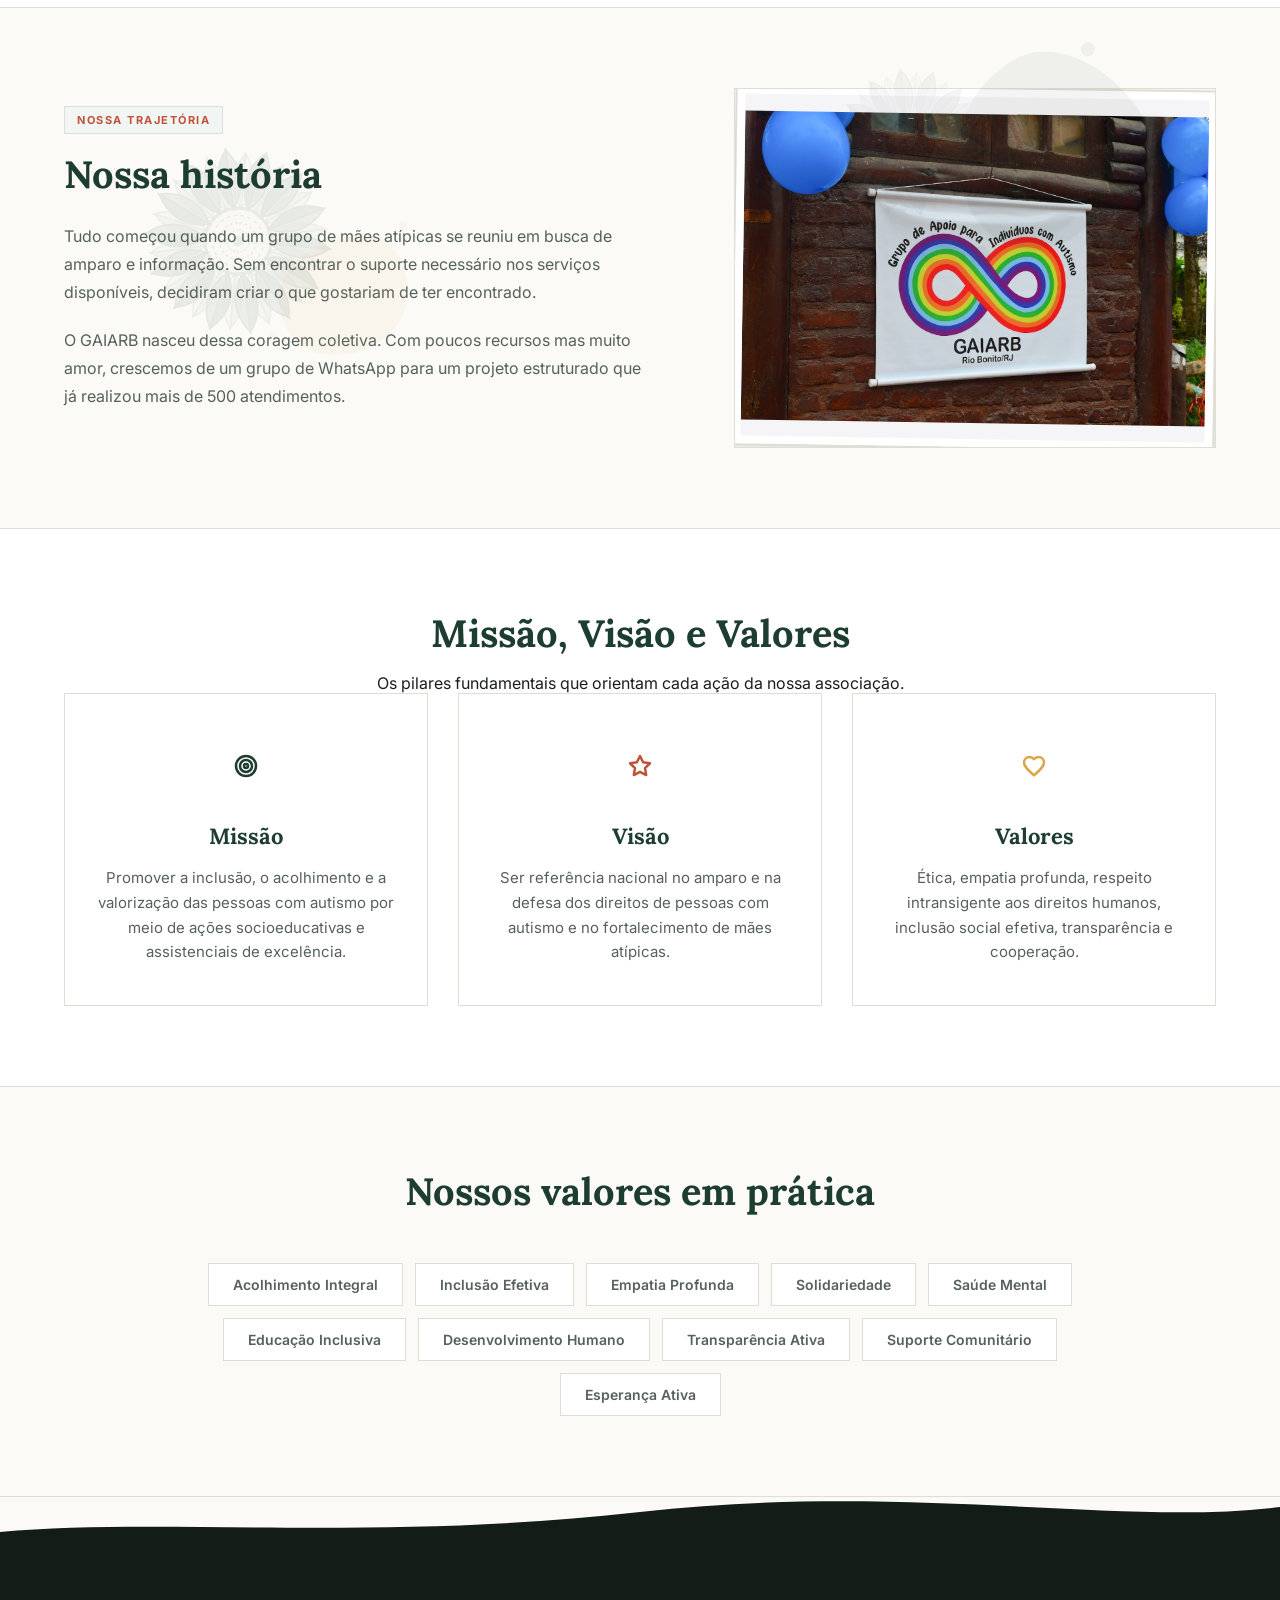
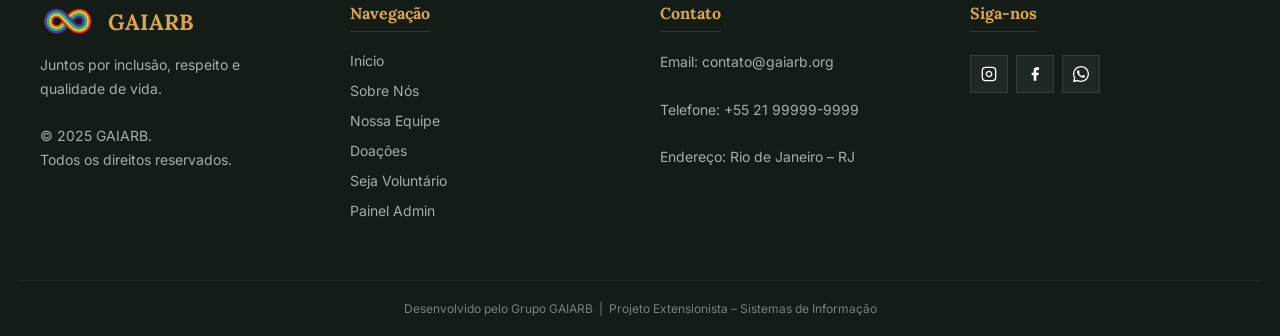
<file: gaiarb/sobre.html>
<!DOCTYPE html>
<html lang="pt-BR">
<head>
    <meta charset="UTF-8">
    <meta name="viewport" content="width=device-width, initial-scale=1.0">
    <title>Sobre Nós – GAIARB</title>
    <link rel="stylesheet" href="style.css">
    <link rel="stylesheet" href="sobre.css">
    <link rel="icon" type="image/x-icon" href="imagens/gaiarbLogoIcon.ico">
</head>
<body>

<!-- HEADER -->
<div class="header">
    <a href="index.html" id="logo-svg">
        <img src="imagens/simbolo_infinito.png" alt="GAIARB Logo" style="height: 38px; width: auto; object-fit: contain;">
        <span>GAIARB</span>
    </a>
    <div class="alllinks">
        <a href="index.html">     <div class="linkshead">Início</div>          </a>
        <a href="sobre.html">     <div class="linkshead active">Sobre</div>    </a>
        <a href="equipe.html">    <div class="linkshead">Nossa Equipe</div>    </a>
        <a href="doe.html">       <div class="linkshead">Doações</div>         </a>
        <a href="voluntario.html"><div class="linkshead">Voluntário</div>      </a>
        <a href="login.html">     <div class="linkshead btn-entrar">Entrar</div> </a>
        <a href="doe.html">       <div class="linkshead btn-doe">Doe agora →</div></a>
    </div>
</div>

<!-- BANNER -->
<div class="banner banner-has-bg" style="background-image: linear-gradient(rgba(19, 27, 23, 0.55), rgba(19, 27, 23, 0.55)), url('imagens/bandacarnaval.png');">
    <p>Conheça a nossa <span>história</span> e missão</p>
</div>

<!-- SEÇÃO 1 – O que é o GAIARB -->
<section class="about-section alternate-bg">
    <div class="container about-row">
        <div class="about-text">
            <span class="sub-badge">Institucional</span>
            <h1>O que é o GAIARB?</h1>
            <p>O GAIARB é um projeto social nascido do amor e da necessidade de acolher mães que enfrentam diariamente os desafios de cuidar de filhos com deficiência, transtornos do desenvolvimento ou outras necessidades específicas.</p>
            <p>Fundado no Rio de Janeiro, o projeto reúne profissionais voluntários, parceiros institucionais e uma comunidade unida pelo mesmo propósito: nenhuma mãe deve enfrentar essa jornada sozinha.</p>
        </div>
        <div class="about-image-wrapper">
            <div class="about-img" style="background-image: url('imagens/OGAIARB.png');"></div>
        </div>
    </div>
</section>

<!-- SEÇÃO 2 – O que fazemos -->
<section class="about-section">
    <div class="container about-row reverse">
        <div class="about-text">
            <span class="sub-badge">Atuação Social</span>
            <h1>O que fazemos</h1>
            <p>O GAIARB apoia mais de <strong>270 famílias</strong>, promovendo a inclusão, o acolhimento e a valorização das pessoas com Transtorno do Espectro do Autismo (TEA) e suas famílias.</p>
            <p>Desenvolvemos diversos projetos sociais, caminhadas de conscientização, atividades educativas, culturais e recreativas, que contribuem para o desenvolvimento, a integração e a qualidade de vida das pessoas atendidas.</p>
            <p>Além disso, promovemos ações de conscientização para a sociedade, incentivando o respeito às diferenças e a construção de um ambiente mais inclusivo e acessível.</p>
        </div>
        <div class="about-image-wrapper">
            <div class="about-img" style="background-image: url('imagens/gaiarbPintado.png');"></div>
        </div>
    </div>
</section>

<!-- SEÇÃO 3 – Nossa história -->
<section class="about-section alternate-bg">
    <div class="container about-row">
        <div class="about-text">
            <span class="sub-badge">Nossa Trajetória</span>
            <h1>Nossa história</h1>
            <p>Tudo começou quando um grupo de mães atípicas se reuniu em busca de amparo e informação. Sem encontrar o suporte necessário nos serviços disponíveis, decidiram criar o que gostariam de ter encontrado.</p>
            <p>O GAIARB nasceu dessa coragem coletiva. Com poucos recursos mas muito amor, crescemos de um grupo de WhatsApp para um projeto estruturado que já realizou mais de 500 atendimentos.</p>
        </div>
        <div class="about-image-wrapper">
            <div class="about-img" style="background-image: url('imagens/logologo.png'); background-size: contain; background-color: rgba(79, 70, 229, 0.03);"></div>
        </div>
    </div>
</section>

<!-- MISSÃO VISÃO VALORES -->
<section class="mvv-section">
    <div class="container">
        <h2>Missão, Visão e Valores</h2>
        <p>Os pilares fundamentais que orientam cada ação da nossa associação.</p>

        <div class="mvv-cards">
            <div class="mvv-card">
                <div class="card-icon-container">
                    <svg width="24" height="24" viewBox="0 0 24 24" fill="none" stroke="currentColor" stroke-width="2.5" stroke-linecap="round" stroke-linejoin="round"><circle cx="12" cy="12" r="10"></circle><circle cx="12" cy="12" r="6"></circle><circle cx="12" cy="12" r="2"></circle></svg>
                </div>
                <h3>Missão</h3>
                <p>Promover a inclusão, o acolhimento e a valorização das pessoas com autismo por meio de ações socioeducativas e assistenciais de excelência.</p>
            </div>
            <div class="mvv-card">
                <div class="card-icon-container">
                    <svg width="24" height="24" viewBox="0 0 24 24" fill="none" stroke="currentColor" stroke-width="2.5" stroke-linecap="round" stroke-linejoin="round"><polygon points="12 2 15.09 8.26 22 9.27 17 14.14 18.18 21.02 12 17.77 5.82 21.02 7 14.14 2 9.27 8.91 8.26 12 2"></polygon></svg>
                </div>
                <h3>Visão</h3>
                <p>Ser referência nacional no amparo e na defesa dos direitos de pessoas com autismo e no fortalecimento de mães atípicas.</p>
            </div>
            <div class="mvv-card">
                <div class="card-icon-container">
                    <svg width="24" height="24" viewBox="0 0 24 24" fill="none" stroke="currentColor" stroke-width="2.5" stroke-linecap="round" stroke-linejoin="round"><path d="M12 21.35l-1.45-1.32C5.4 15.36 2 12.28 2 8.5 2 5.42 4.42 3 7.5 3c1.74 0 3.41.81 4.5 2.09C13.09 3.81 14.76 3 16.5 3 19.58 3 22 5.42 22 8.5c0 3.78-3.4 6.86-8.55 11.54L12 21.35z"/></svg>
                </div>
                <h3>Valores</h3>
                <p>Ética, empatia profunda, respeito intransigente aos direitos humanos, inclusão social efetiva, transparência e cooperação.</p>
            </div>
        </div>
    </div>
</section>

<!-- VALORES EM TAGS -->
<section class="valores-section">
    <div class="container">
        <h2>Nossos valores em prática</h2>
        <div class="valores-grid">
            <span class="valor-tag">Acolhimento Integral</span>
            <span class="valor-tag">Inclusão Efetiva</span>
            <span class="valor-tag">Empatia Profunda</span>
            <span class="valor-tag">Solidariedade</span>
            <span class="valor-tag">Saúde Mental</span>
            <span class="valor-tag">Educação Inclusiva</span>
            <span class="valor-tag">Desenvolvimento Humano</span>
            <span class="valor-tag">Transparência Ativa</span>
            <span class="valor-tag">Suporte Comunitário</span>
            <span class="valor-tag">Esperança Ativa</span>
        </div>
    </div>
</section>

<!-- TRANSIÇÃO -->
<div id="transicao-footer"></div>

<!-- FOOTER -->
<footer>
    <div class="footer-container">
        <div class="footer-col" id="footer-logo">
            <a href="index.html" style="display:flex;align-items:center;gap:12px;margin-bottom:12px;">
                <img src="imagens/simbolo_infinito.png" alt="GAIARB Logo" style="height: 38px; width: auto; object-fit: contain;">
                <span style="font-family:'Lora',sans-serif;font-weight:700;font-size:22px;color:var(--accent);">GAIARB</span>
            </a>
            <p>Juntos por inclusão, respeito e<br>qualidade de vida.<br><br>&copy; 2025 GAIARB.<br>Todos os direitos reservados.</p>
        </div>
        <div class="footer-col">
            <h3>Navegação</h3>
            <ul>
                <li><a href="index.html">Início</a></li>
                <li><a href="sobre.html">Sobre Nós</a></li>
                <li><a href="equipe.html">Nossa Equipe</a></li>
                <li><a href="doe.html">Doações</a></li>
                <li><a href="voluntario.html">Seja Voluntário</a></li>
                <li><a href="admin.html">Painel Admin</a></li>
            </ul>
        </div>
        <div class="footer-col">
            <h3>Contato</h3>
            <p>Email: contato@gaiarb.org<br><br>Telefone: +55 21 99999-9999<br><br>Endereço: Rio de Janeiro – RJ</p>
        </div>
        <div class="footer-col">
            <h3>Siga-nos</h3>
            <div class="footer-social">
                <a href="https://www.instagram.com/gaiarb_rj/" target="_blank" rel="noopener noreferrer" aria-label="Instagram">
                    <svg xmlns="http://www.w3.org/2000/svg" viewBox="0 0 24 24"><rect x="2" y="2" width="20" height="20" rx="5" ry="5" fill="none" stroke="white" stroke-width="2"/><path d="M16 11.37A4 4 0 1 1 12.63 8 4 4 0 0 1 16 11.37z" fill="none" stroke="white" stroke-width="2"/><line x1="17.5" y1="6.5" x2="17.51" y2="6.5" stroke="white" stroke-width="2"/></svg>
                </a>
                <a href="https://www.facebook.com/gaiarb.rio.bonito" target="_blank" rel="noopener noreferrer" aria-label="Facebook">
                    <svg xmlns="http://www.w3.org/2000/svg" viewBox="0 0 24 24" fill="white"><path d="M18 2h-3a5 5 0 0 0-5 5v3H7v4h3v8h4v-8h3l1-4h-4V7a1 1 0 0 1 1-1h3z"/></svg>
                </a>
                <a href="https://wa.me/5521999999999" target="_blank" rel="noopener noreferrer" aria-label="WhatsApp">
                    <svg xmlns="http://www.w3.org/2000/svg" viewBox="0 0 24 24" fill="white"><path d="M17.472 14.382c-.297-.149-1.758-.867-2.03-.967-.273-.099-.471-.148-.67.15-.197.297-.767.966-.94 1.164-.173.199-.347.223-.644.075-.297-.15-1.255-.463-2.39-1.475-.883-.788-1.48-1.761-1.653-2.059-.173-.297-.018-.458.13-.606.134-.133.298-.347.446-.52.149-.174.198-.298.298-.497.099-.198.05-.371-.025-.52-.075-.149-.669-1.612-.916-2.207-.242-.579-.487-.5-.669-.51-.173-.008-.371-.01-.57-.01-.198 0-.52.074-.792.372-.272.297-1.04 1.016-1.04 2.479 0 1.462 1.065 2.875 1.213 3.074.149.198 2.096 3.2 5.077 4.487.709.306 1.262.489 1.694.625.712.227 1.36.195 1.871.118.571-.085 1.758-.719 2.006-1.413.248-.694.248-1.289.173-1.413-.074-.124-.272-.198-.57-.347z"/><path d="M12 0C5.373 0 0 5.373 0 12c0 2.114.549 4.1 1.51 5.833L.057 23.776a.5.5 0 0 0 .614.639l6.044-1.45A11.94 11.94 0 0 0 12 24c6.627 0 12-5.373 12-12S18.627 0 12 0zm0 22c-1.872 0-3.627-.484-5.158-1.334l-.366-.213-3.795.912.946-3.694-.234-.381A9.96 9.96 0 0 1 2 12C2 6.477 6.477 2 12 2s10 4.477 10 10-4.477 10-10 10z"/></svg>
                </a>
            </div>
        </div>
    </div>
    <div class="footer-bottom">
        <p>Desenvolvido pelo Grupo GAIARB &nbsp;|&nbsp; Projeto Extensionista – Sistemas de Informação</p>
    </div>
</footer>

<script src="script.js" defer></script>
</body>
</html>
</file>
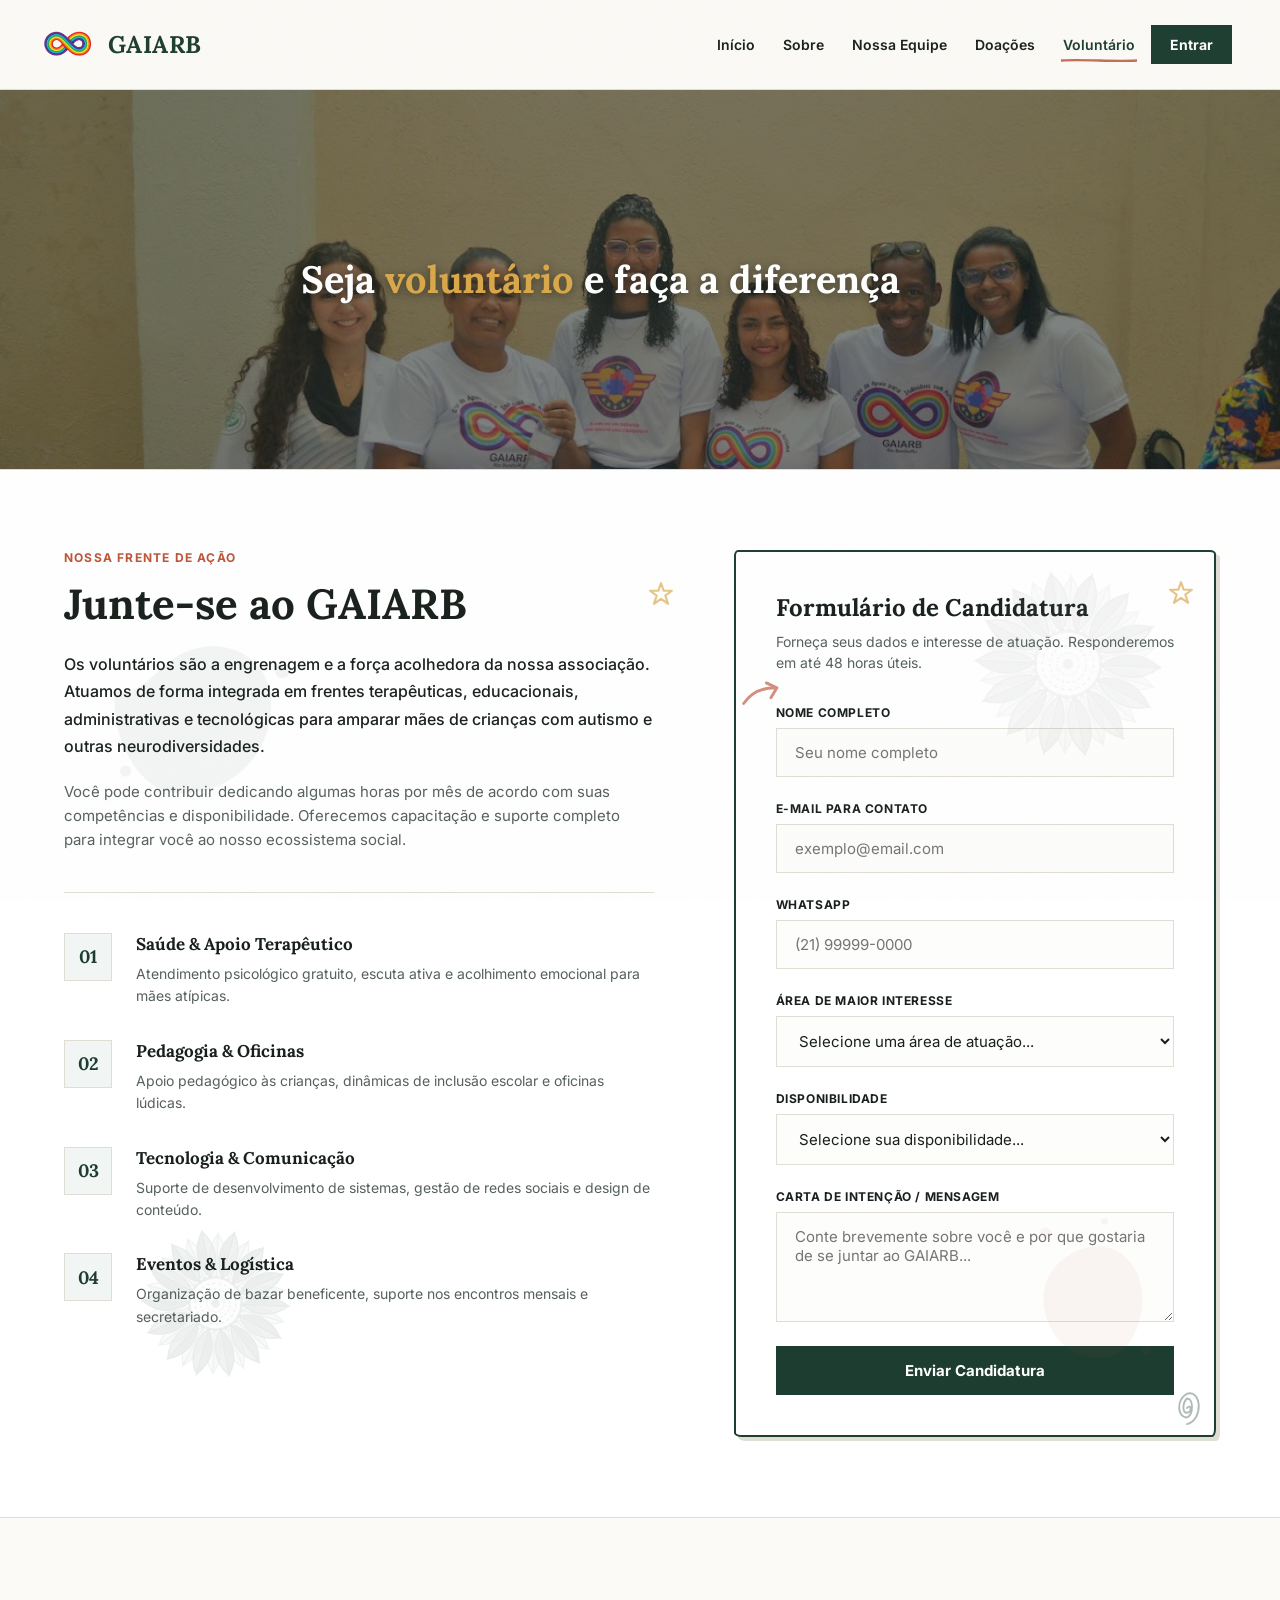
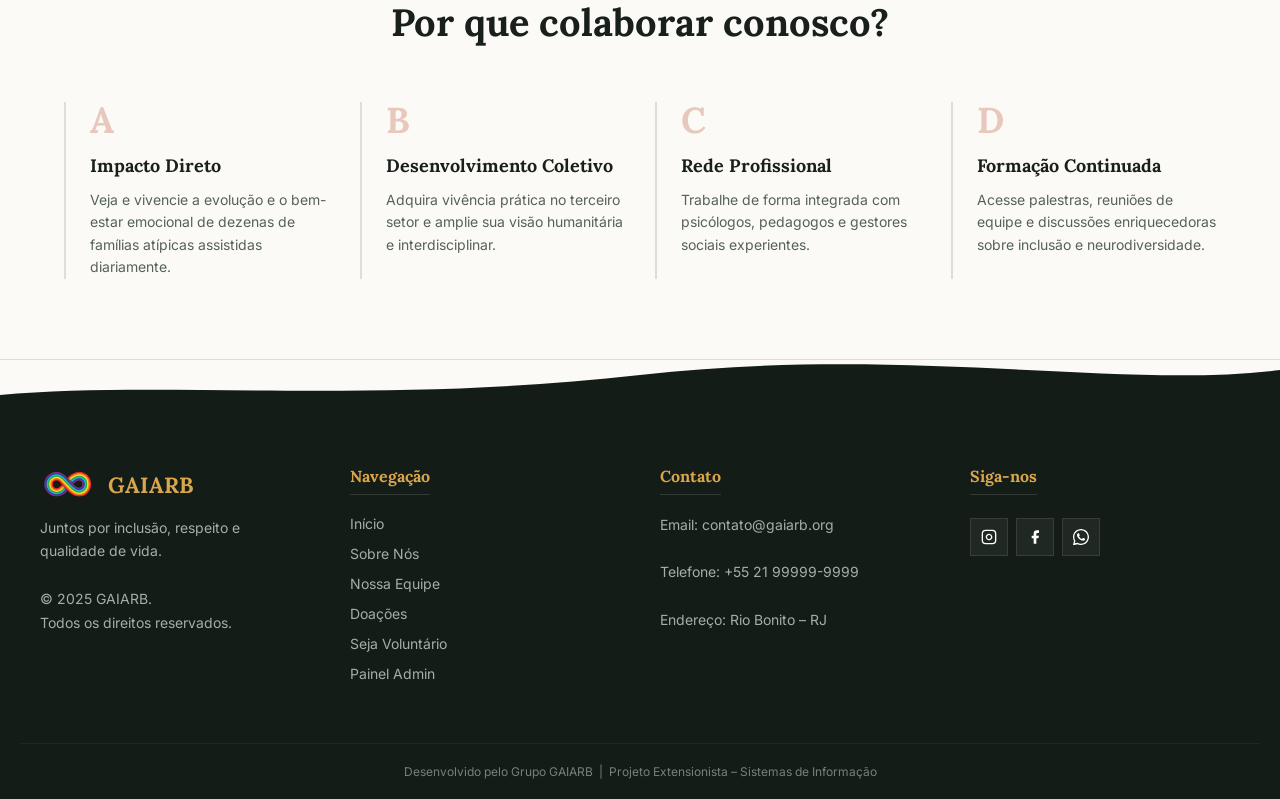
<file: gaiarb/voluntario.html>
<!DOCTYPE html>
<html lang="pt-BR">
<head>
    <meta charset="UTF-8">
    <meta name="viewport" content="width=device-width, initial-scale=1.0">
    <title>Seja Voluntário – GAIARB</title>
    <link rel="stylesheet" href="style.css">
    <link rel="stylesheet" href="voluntario.css">
    <link rel="icon" type="image/x-icon" href="imagens/gaiarbLogoIcon.ico">
</head>
<body>

<!-- HEADER -->
<div class="header">
    <a href="index.html" id="logo-svg">
        <img src="imagens/simbolo_infinito.png" alt="GAIARB Logo" style="height: 38px; width: auto; object-fit: contain;">
        <span>GAIARB</span>
    </a>
    <div class="alllinks">
        <a href="index.html">     <div class="linkshead">Início</div>                   </a>
        <a href="sobre.html">     <div class="linkshead">Sobre</div>                    </a>
        <a href="equipe.html">    <div class="linkshead">Nossa Equipe</div>             </a>
        <a href="doe.html">       <div class="linkshead">Doações</div>                  </a>
        <a href="voluntario.html"><div class="linkshead active">Voluntário</div>        </a>
        <a href="login.html">     <div class="linkshead btn-entrar">Entrar</div>    </a>
    </div>
</div>

<!-- BANNER -->
<div class="banner banner-has-bg" style="background-image: linear-gradient(rgba(19, 27, 23, 0.55), rgba(19, 27, 23, 0.55)), url('imagens/voluntariosdiadascriança.jpg');">
    <p>Seja <span>voluntário</span> e faça a diferença</p>
</div>

<!-- SEÇÃO PRINCIPAL -->
<section class="voluntario-editorial-section">
    <div class="container voluntario-grid">
        
        <!-- COLUNA ESQUERDA: MANIFESTO -->
        <div class="vol-manifesto-col">
            <span class="vol-tagline">NOSSA FRENTE DE AÇÃO</span>
            <h2 class="vol-title">Junte-se ao GAIARB</h2>
            <p class="vol-lead">Os voluntários são a engrenagem e a força acolhedora da nossa associação. Atuamos de forma integrada em frentes terapêuticas, educacionais, administrativas e tecnológicas para amparar mães de crianças com autismo e outras neurodiversidades.</p>
            <p class="vol-text">Você pode contribuir dedicando algumas horas por mês de acordo com suas competências e disponibilidade. Oferecemos capacitação e suporte completo para integrar você ao nosso ecossistema social.</p>
            
            <div class="vol-frentes-list">
                <div class="vol-frente-item">
                    <span class="vol-frente-num">01</span>
                    <div class="vol-frente-desc">
                        <h4>Saúde & Apoio Terapêutico</h4>
                        <p>Atendimento psicológico gratuito, escuta ativa e acolhimento emocional para mães atípicas.</p>
                    </div>
                </div>
                <div class="vol-frente-item">
                    <span class="vol-frente-num">02</span>
                    <div class="vol-frente-desc">
                        <h4>Pedagogia & Oficinas</h4>
                        <p>Apoio pedagógico às crianças, dinâmicas de inclusão escolar e oficinas lúdicas.</p>
                    </div>
                </div>
                <div class="vol-frente-item">
                    <span class="vol-frente-num">03</span>
                    <div class="vol-frente-desc">
                        <h4>Tecnologia & Comunicação</h4>
                        <p>Suporte de desenvolvimento de sistemas, gestão de redes sociais e design de conteúdo.</p>
                    </div>
                </div>
                <div class="vol-frente-item">
                    <span class="vol-frente-num">04</span>
                    <div class="vol-frente-desc">
                        <h4>Eventos & Logística</h4>
                        <p>Organização de bazar beneficente, suporte nos encontros mensais e secretariado.</p>
                    </div>
                </div>
            </div>
        </div>

        <!-- COLUNA DIREITA: FORMULÁRIO -->
        <div class="vol-form-col">
            <h3 class="form-title">Formulário de Candidatura</h3>
            <p class="form-subtitle">Forneça seus dados e interesse de atuação. Responderemos em até 48 horas úteis.</p>
            
            <div class="form-fieldset-sharp">
                <div class="form-grupo-sharp">
                    <label for="vol-nome">Nome completo</label>
                    <input type="text" id="vol-nome" class="field-sharp" placeholder="Seu nome completo">
                </div>
                <div class="form-grupo-sharp">
                    <label for="vol-email">E-mail para contato</label>
                    <input type="email" id="vol-email" class="field-sharp" placeholder="exemplo@email.com">
                </div>
                <div class="form-grupo-sharp">
                    <label for="vol-whats">WhatsApp</label>
                    <input type="tel" id="vol-whats" class="field-sharp" placeholder="(21) 99999-0000">
                </div>
                <div class="form-grupo-sharp">
                    <label for="vol-area">Área de maior interesse</label>
                    <select id="vol-area" class="select-sharp">
                        <option value="">Selecione uma área de atuação...</option>
                        <option>Psicologia / Saúde Mental</option>
                        <option>Educação / Pedagogia</option>
                        <option>Comunicação / Marketing</option>
                        <option>Tecnologia / Desenvolvimento</option>
                        <option>Artes e Oficinas Criativas</option>
                        <option>Organização de Eventos</option>
                        <option>Logística e Transporte</option>
                        <option>Apoio Administrativo</option>
                        <option>Outra área</option>
                    </select>
                </div>
                <div class="form-grupo-sharp">
                    <label for="vol-disp">Disponibilidade</label>
                    <select id="vol-disp" class="select-sharp">
                        <option value="">Selecione sua disponibilidade...</option>
                        <option>Fins de semana</option>
                        <option>Dias úteis – Turno da Manhã</option>
                        <option>Dias úteis – Turno da Tarde</option>
                        <option>Dias úteis – Turno da Noite</option>
                        <option>Horário Flexível</option>
                    </select>
                </div>
                <div class="form-grupo-sharp">
                    <label for="vol-msg">Carta de Intenção / Mensagem</label>
                    <textarea id="vol-msg" class="textarea-sharp" rows="4" placeholder="Conte brevemente sobre você e por que gostaria de se juntar ao GAIARB..."></textarea>
                </div>
                
                <div id="vol-status-msg" style="display:none; margin-bottom: 20px; font-weight:700;"></div>
                
                <button class="btn-primary" style="width: 100%; text-align: center; justify-content: center; display: block;" onclick="enviarFormVoluntario()">Enviar Candidatura</button>
            </div>
        </div>
        
    </div>
</section>

<!-- SEÇÃO POR QUE SER VOLUNTÁRIO (EDITORIAL) -->
<section class="porque-section-editorial">
    <div class="container">
        <h2 class="porque-title">Por que colaborar conosco?</h2>
        <div class="porque-grid-editorial">
            <div class="porque-col-editorial">
                <span class="porque-num">A</span>
                <h4>Impacto Direto</h4>
                <p>Veja e vivencie a evolução e o bem-estar emocional de dezenas de famílias atípicas assistidas diariamente.</p>
            </div>
            
            <div class="porque-col-editorial">
                <span class="porque-num">B</span>
                <h4>Desenvolvimento Coletivo</h4>
                <p>Adquira vivência prática no terceiro setor e amplie sua visão humanitária e interdisciplinar.</p>
            </div>
            
            <div class="porque-col-editorial">
                <span class="porque-num">C</span>
                <h4>Rede Profissional</h4>
                <p>Trabalhe de forma integrada com psicólogos, pedagogos e gestores sociais experientes.</p>
            </div>
            
            <div class="porque-col-editorial">
                <span class="porque-num">D</span>
                <h4>Formação Continuada</h4>
                <p>Acesse palestras, reuniões de equipe e discussões enriquecedoras sobre inclusão e neurodiversidade.</p>
            </div>
        </div>
    </div>
</section>

<!-- TRANSIÇÃO -->
<div id="transicao-footer"></div>

<!-- FOOTER -->
<footer>
    <div class="footer-container">
        <div class="footer-col" id="footer-logo">
            <a href="index.html" style="display:flex;align-items:center;gap:12px;margin-bottom:12px;">
                <img src="imagens/simbolo_infinito.png" alt="GAIARB Logo" style="height: 38px; width: auto; object-fit: contain;">
                <span style="font-family:'Lora',sans-serif;font-weight:700;font-size:22px;color:var(--accent);">GAIARB</span>
            </a>
            <p>Juntos por inclusão, respeito e<br>qualidade de vida.<br><br>&copy; 2025 GAIARB.<br>Todos os direitos reservados.</p>
        </div>
        <div class="footer-col">
            <h3>Navegação</h3>
            <ul>
                <li><a href="index.html">Início</a></li>
                <li><a href="sobre.html">Sobre Nós</a></li>
                <li><a href="equipe.html">Nossa Equipe</a></li>
                <li><a href="doe.html">Doações</a></li>
                <li><a href="voluntario.html">Seja Voluntário</a></li>
                <li><a href="admin.html">Painel Admin</a></li>
            </ul>
        </div>
        <div class="footer-col">
            <h3>Contato</h3>
            <p>Email: contato@gaiarb.org<br><br>Telefone: +55 21 99999-9999<br><br>Endereço: Rio Bonito – RJ</p>
        </div>
        <div class="footer-col">
            <h3>Siga-nos</h3>
            <div class="footer-social">
                <a href="https://www.instagram.com/gaiarb_rj/" target="_blank" rel="noopener noreferrer" aria-label="Instagram">
                    <svg xmlns="http://www.w3.org/2000/svg" viewBox="0 0 24 24"><rect x="2" y="2" width="20" height="20" rx="5" ry="5" fill="none" stroke="white" stroke-width="2"/><path d="M16 11.37A4 4 0 1 1 12.63 8 4 4 0 0 1 16 11.37z" fill="none" stroke="white" stroke-width="2"/><line x1="17.5" y1="6.5" x2="17.51" y2="6.5" stroke="white" stroke-width="2"/></svg>
                </a>
                <a href="https://www.facebook.com/gaiarb.rio.bonito" target="_blank" rel="noopener noreferrer" aria-label="Facebook">
                    <svg xmlns="http://www.w3.org/2000/svg" viewBox="0 0 24 24" fill="white"><path d="M18 2h-3a5 5 0 0 0-5 5v3H7v4h3v8h4v-8h3l1-4h-4V7a1 1 0 0 1 1-1h3z"/></svg>
                </a>
                <a href="https://wa.me/5521999999999" target="_blank" rel="noopener noreferrer" aria-label="WhatsApp">
                    <svg xmlns="http://www.w3.org/2000/svg" viewBox="0 0 24 24" fill="white"><path d="M17.472 14.382c-.297-.149-1.758-.867-2.03-.967-.273-.099-.471-.148-.67.15-.197.297-.767.966-.94 1.164-.173.199-.347.223-.644.075-.297-.15-1.255-.463-2.39-1.475-.883-.788-1.48-1.761-1.653-2.059-.173-.297-.018-.458.13-.606.134-.133.298-.347.446-.52.149-.174.198-.298.298-.497.099-.198.05-.371-.025-.52-.075-.149-.669-1.612-.916-2.207-.242-.579-.487-.5-.669-.51-.173-.008-.371-.01-.57-.01-.198 0-.52.074-.792.372-.272.297-1.04 1.016-1.04 2.479 0 1.462 1.065 2.875 1.213 3.074.149.198 2.096 3.2 5.077 4.487.709.306 1.262.489 1.694.625.712.227 1.36.195 1.871.118.571-.085 1.758-.719 2.006-1.413.248-.694.248-1.289.173-1.413-.074-.124-.272-.198-.57-.347z"/><path d="M12 0C5.373 0 0 5.373 0 12c0 2.114.549 4.1 1.51 5.833L.057 23.776a.5.5 0 0 0 .614.639l6.044-1.45A11.94 11.94 0 0 0 12 24c6.627 0 12-5.373 12-12S18.627 0 12 0zm0 22c-1.872 0-3.627-.484-5.158-1.334l-.366-.213-3.795.912.946-3.694-.234-.381A9.96 9.96 0 0 1 2 12C2 6.477 6.477 2 12 2s10 4.477 10 10-4.477 10-10 10z"/></svg>
                </a>
            </div>
        </div>
    </div>
    <div class="footer-bottom">
        <p>Desenvolvido pelo Grupo GAIARB &nbsp;|&nbsp; Projeto Extensionista – Sistemas de Informação</p>
    </div>
</footer>

<script src="script.js" defer></script>
</body>
</html>
</file>
<file: gaiarb/style.css>
@import url('https://fonts.googleapis.com/css2?family=Lora:ital,wght@0,400;0,500;0,600;0,700;1,400&family=Inter:wght@300;400;500;600;700;800&display=swap');

:root {
    --primary: #1d3d31; /* Verde floresta escuro */
    --primary-light: #f1f5f3; /* Tom verde quente suave */
    --secondary: #be5338; /* Terracota / Ferrugem */
    --accent: #d9a74a; /* Dourado quente */
    --bg: #fbfaf6; /* Fundo areia quente claro */
    --white: #ffffff;
    --text: #19201c; /* Cinza escuro floresta quente */
    --text-light: #56615b; /* Cinza oliva fosco */
    --border: #e0ddd5; /* Borda suave quente */
    --rainbow: var(--secondary);
    --shadow: none;
    --radius: 0px;
}

* { box-sizing: border-box; margin: 0; padding: 0; }

html { scroll-behavior: smooth; }

body {
    font-family: 'Inter', sans-serif;
    background-color: var(--bg);
    color: var(--text);
    overflow-x: hidden;
    min-height: 100vh;
    display: flex;
    flex-direction: column;
}

a { text-decoration: none; color: inherit; }

/* Cursor Personalizado */
* { cursor: default; }
a, button, [onclick], .valor-btn, .filtro-btn, .galeria-item, .info-chave { cursor: pointer; }

/* Seleção Colorida */
::selection { background: rgba(190, 83, 56, 0.15); color: var(--text); }

/* Scrollbar */
::-webkit-scrollbar { width: 6px; }
::-webkit-scrollbar-track { background: #f5f4ef; }
::-webkit-scrollbar-thumb { background: var(--primary); }

/* Cabeçalho */
.header {
    width: 100%;
    height: 90px;
    background-color: rgba(251, 250, 246, 0.95);
    backdrop-filter: blur(12px);
    -webkit-backdrop-filter: blur(12px);
    display: flex;
    align-items: center;
    padding: 0 40px;
    position: sticky;
    top: 0;
    left: 0;
    z-index: 100;
    justify-content: space-between;
    box-sizing: border-box;
    transition: all 0.3s ease;
    border-bottom: 1px solid var(--border);
}

#logo-svg {
    display: flex;
    align-items: center;
    gap: 12px;
    flex-shrink: 0;
    text-decoration: none;
    transition: transform 0.3s ease;
}

#logo-svg:hover { transform: translateY(-1px); }

#logo-svg span {
    font-family: 'Lora', serif;
    font-weight: 700;
    font-size: 24px;
    color: var(--primary);
    letter-spacing: 0.5px;
}

#logo-svg svg { transition: transform 0.5s ease; }
#logo-svg:hover svg { transform: rotate(15deg); }

.alllinks {
    display: flex;
    align-items: center;
    gap: 4px;
    flex-wrap: wrap;
}

.linkshead {
    font-family: 'Inter', sans-serif;
    font-size: 14px;
    font-weight: 600;
    color: var(--text);
    position: relative;
    display: inline-block;
    padding: 8px 12px;
    cursor: pointer;
    transition: color 0.3s ease;
}

.linkshead::after {
    content: '';
    position: absolute;
    bottom: 2px;
    left: 50%;
    width: 0%;
    height: 2px;
    background: var(--secondary);
    transform: translateX(-50%);
    transition: width 0.3s ease;
}

.linkshead:hover::after { width: 80%; }
.linkshead:hover { color: var(--secondary); }

.btn-doe {
    background: var(--secondary);
    color: white !important;
    padding: 10px 20px !important;
    font-weight: 700 !important;
    transition: background-color 0.2s ease !important;
    border: 1px solid var(--secondary);
}

.btn-doe:hover {
    background: #a5462d !important;
    border-color: #a5462d !important;
}

.btn-doe::after { display: none !important; }

.btn-entrar {
    background: var(--primary) !important;
    color: white !important;
    border: 1px solid var(--primary);
    padding: 10px 18px !important;
    font-weight: 700 !important;
    transition: all 0.2s ease !important;
    margin-right: 8px;
}

.btn-entrar:hover {
    background: transparent !important;
    color: var(--primary) !important;
}

.btn-entrar::after { display: none !important; }
/* Banner */
.banner {
    width: 100%;
    height: 380px;
    display: flex;
    align-items: center;
    background: var(--primary-light);
    position: relative;
    overflow: hidden;
    border-bottom: 1px solid var(--border);
}

.banner p {
    font-family: 'Lora', serif;
    font-size: 36px;
    font-weight: 600;
    color: var(--text);
    line-height: 1.3;
    max-width: 1200px;
    width: 100%;
    margin: 0 auto;
    padding: 0 40px;
    position: relative;
    z-index: 1;
}

.banner p span { color: var(--secondary); }

.banner.banner-has-bg {
    background-size: cover !important;
    background-position: center 30% !important; /* Ajusta a imagem ligeiramente para cima comparado a 20%, equilibrando o enquadramento */
}

.banner.banner-has-bg p {
    color: var(--white) !important;
    text-shadow: 0 2px 8px rgba(13, 20, 16, 0.5);
}

.banner.banner-has-bg p span {
    color: var(--accent) !important;
}

/* Seções Alternadas */
.secao {
    width: 100%;
    min-height: 400px;
    height: auto;
    display: flex;
    flex-direction: row;
    align-items: center;
    padding: 60px;
    box-sizing: border-box;
    border-bottom: 1px solid var(--border);
}

.secao-purple {
    background: var(--primary-light);
    color: var(--text);
}

.secao-white  { background: var(--white); color: var(--text); }
.secao-soft   { background: #f6f5ef; color: var(--text); }

.secao h1 {
    font-family: 'Lora', serif;
    font-size: 36px;
    font-weight: 700;
    margin-bottom: 20px;
    line-height: 1.2;
    color: var(--primary);
}

.secao-purple h1,
.secao-white h1,
.secao-soft h1 {
    color: var(--primary);
}

.secao p {
    font-size: 16px;
    line-height: 1.7;
    margin-bottom: 16px;
    max-width: 580px;
}

.secao-purple p { color: var(--text-light); }

.secao-img {
    width: 400px;
    height: 340px;
    flex-shrink: 0;
    background-size: cover;
    background-position: center;
    border: 1px solid var(--border);
    transition: transform 0.4s ease;
}

.secao:hover .secao-img {
    transform: scale(1.01);
}

.secao-purple .secao-img { margin-left: 50px; }
.secao-white .secao-img,
.secao-soft  .secao-img  { margin-right: 50px; }

/* Transição */
#transicao-footer {
    width: 100%;
    height: 48px;
    background-color: var(--bg);
    background-image: url("data:image/svg+xml;utf8,<svg xmlns='http://www.w3.org/2000/svg' viewBox='0 0 1200 48' preserveAspectRatio='none'><path d='M0,35 C150,20 350,45 600,15 C850,-15 1050,30 1200,10 L1200,48 L0,48 Z' fill='%23141c18'/></svg>");
    background-size: 100% 100%;
    background-repeat: no-repeat;
    margin-bottom: -2px;
    border: none;
}

/* Rodapé */
footer {
    width: 100%;
    background-color: #141c18; /* Cinza escuro floresta quente */
    color: #e0ddd5;
    padding: 60px 20px 20px;
    margin-top: auto;
    font-family: 'Inter', sans-serif;
    box-sizing: border-box;
    border-top: none;
}

.footer-container {
    display: flex;
    flex-wrap: wrap;
    justify-content: space-between;
    max-width: 1200px;
    margin: 0 auto;
    gap: 40px;
}

.footer-col { flex: 1; min-width: 200px; }

.footer-col h3 {
    font-family: 'Lora', serif;
    font-size: 16px;
    font-weight: 700;
    margin-bottom: 18px;
    color: var(--accent);
    border-bottom: 1px solid rgba(224, 221, 213, 0.15);
    padding-bottom: 8px;
    display: inline-block;
}

.footer-col p { font-size: 14px; line-height: 1.7; color: #a5aea9; }

.footer-col ul { list-style: none; padding: 0; margin: 0; }
.footer-col ul li { margin-bottom: 10px; }
.footer-col ul li a {
    color: #a5aea9;
    font-size: 14px;
    transition: color 0.2s ease;
    display: inline-block;
}
.footer-col ul li a:hover { color: var(--accent); }

.footer-social { display: flex; gap: 8px; margin-top: 5px; }

.footer-social a {
    display: flex;
    align-items: center;
    justify-content: center;
    width: 38px; height: 38px;
    background: rgba(255, 255, 255, 0.05);
    border: 1px solid rgba(255, 255, 255, 0.1);
    transition: all 0.2s ease;
}

.footer-social a:hover {
    background: var(--secondary);
    border-color: var(--secondary);
}

.footer-social svg { width: 16px; height: 16px; }

.footer-bottom {
    text-align: center;
    margin-top: 50px;
    padding-top: 20px;
    border-top: 1px solid rgba(255, 255, 255, 0.05);
}

.footer-bottom p { font-size: 12px; color: #76817b; }

/* Botões Globais */
.btn-primary {
    background: var(--primary);
    color: white;
    border: 1px solid var(--primary);
    padding: 14px 28px;
    font-family: 'Inter', sans-serif;
    font-size: 15px;
    font-weight: 700;
    cursor: pointer;
    transition: all 0.2s ease;
    text-decoration: none;
    display: inline-block;
    text-align: center;
}

.btn-primary:hover {
    background: var(--secondary);
    border-color: var(--secondary);
}

.btn-secondary {
    background: transparent;
    color: var(--primary);
    border: 1px solid var(--primary);
    padding: 13px 26px;
    font-family: 'Inter', sans-serif;
    font-size: 15px;
    font-weight: 700;
    cursor: pointer;
    transition: all 0.2s ease;
    text-decoration: none;
    display: inline-block;
    text-align: center;
}

.btn-secondary:hover {
    background: var(--primary);
    color: white;
}

/* Responsividade */
@media screen and (max-width: 900px) {
    .header { height: auto; min-height: 80px; flex-wrap: wrap; padding: 15px 20px; gap: 12px; }
    .alllinks { gap: 2px; justify-content: center; }
    .linkshead { font-size: 13px; padding: 6px 8px; }

    .banner { height: 280px; }
    .banner p { font-size: 24px; padding: 0 24px; }

    .secao { flex-direction: column; padding: 40px 30px; text-align: center; }
    .secao h1 { font-size: 28px; }
    .secao p  { font-size: 15px; max-width: 100%; }
    .secao-img { width: 100%; max-width: 400px; height: 260px; margin: 25px auto 0 !important; }

    .footer-container { flex-direction: column; text-align: center; }
    .footer-col h3 { display: inline-block; }
    #footer-logo { order: -1; }
}

@media screen and (max-width: 480px) {
    .header { padding: 12px 15px; }
    .linkshead { font-size: 12px; padding: 5px 6px; }

    .banner { height: 220px; }
    .banner p { font-size: 20px; padding: 0 16px; }

    .secao { padding: 30px 18px; }
    .secao h1 { font-size: 22px; }
    .secao p  { font-size: 14px; }
    .secao-img { height: 200px; }

    #transicao-footer { height: 60px; }
}

/* Componentes Globais de Estrutura */
.container {
    width: 100%;
    max-width: 1200px;
    margin: 0 auto;
    padding: 0 24px;
    box-sizing: border-box;
}

/* Estética Canvas e Molduras */
*, *::before, *::after {
    border-radius: 0px;
}

/* Elementos de Arte e Tinta */

/* Textura de tela de pintura (quadro/canvas) ultra sutil sobre todo o site */
body::before {
    content: '';
    position: fixed;
    top: 0;
    left: 0;
    width: 100%;
    height: 100%;
    pointer-events: none;
    z-index: 9999;
    opacity: 0.035; /* Fica ligeiramente mais tátil */
    background-image: url("data:image/svg+xml;utf8,<svg xmlns='http://www.w3.org/2000/svg' width='100' height='100'><filter id='canvasNoise'><feTurbulence type='fractalNoise' baseFrequency='0.75' numOctaves='3' stitchTiles='stitch'/></filter><rect width='100' height='100' filter='url(%23canvasNoise)'/></svg>");
}

/* Sublinhado pincelado artístico para destaques e links ativos */
.linkshead::after {
    content: '';
    position: absolute;
    bottom: -2px;
    left: 10%;
    width: 80%;
    height: 5px;
    background-image: url("data:image/svg+xml;utf8,<svg xmlns='http://www.w3.org/2000/svg' viewBox='0 0 100 10' preserveAspectRatio='none'><path d='M0,5 C30,2 70,8 100,5' stroke='%23be5338' stroke-width='5' fill='none' stroke-linecap='round' opacity='0.85'/></svg>");
    background-size: 100% 100%;
    transform: scaleX(0);
    transition: transform 0.25s ease;
    background-color: transparent !important;
}

.linkshead:hover::after, 
.linkshead.active-link::after,
.alllinks a:hover .linkshead::after {
    transform: scaleX(1);
}

/* Marcação pincelada amarela para títulos principais */
h1 span, h2 span, h3 span, .secao h1 span, .doe-hero h1 span, .equipe-intro h2 span, .section-title span, .hero-title span {
    position: relative;
    display: inline-block;
    z-index: 1;
}

h1 span::after, h2 span::after, h3 span::after, .secao h1 span::after, .doe-hero h1 span::after, .equipe-intro h2 span::after, .section-title span::after, .hero-title span::after {
    content: '';
    position: absolute;
    left: -8px;
    bottom: 2px;
    width: calc(100% + 16px);
    height: 10px;
    background-image: url("data:image/svg+xml;utf8,<svg xmlns='http://www.w3.org/2000/svg' viewBox='0 0 100 10' preserveAspectRatio='none'><path d='M0,5 C25,1 75,9 100,5' stroke='%23d9a74a' stroke-width='7' fill='none' stroke-linecap='round' opacity='0.45'/></svg>");
    background-size: 100% 100%;
    z-index: -1;
    pointer-events: none;
}

/* Bordas ligeiramente imperfeitas e sombra deslocada para efeito de desenho/esboço */
.team-card, 
.forma-card, 
.metric-card, 
.vol-form-col, 
.login-card, 
.pix-output-wrap,
.registro-doacao-box,
.stat-card,
.testimonial-card {
    border-radius: 4px 6px 4px 8px / 6px 4px 8px 4px !important;
    border: 2px solid var(--primary) !important;
    box-shadow: 4px 4px 0px var(--border) !important;
    transition: transform 0.25s ease, box-shadow 0.25s ease, background-color 0.25s ease !important;
}

.team-card:hover, 
.forma-card:hover, 
.metric-card:hover, 
.vol-form-col:hover,
.login-card:hover,
.stat-card:hover,
.testimonial-card:hover {
    transform: translate(-3px, -3px) !important;
    box-shadow: 7px 7px 0px var(--accent) !important;
}

.team-card:nth-child(even):hover {
    box-shadow: 7px 7px 0px var(--secondary) !important;
}

/* Efeito de Quadro / Moldura de Pintura com textura de tela */
.secao-img, 
.grid-img-large, 
.grid-img-small, 
.about-img, 
.about-image-wrapper .about-img,
.video-player {
    border: 8px solid var(--white) !important;
    outline: 2.5px solid var(--border) !important;
    box-shadow: 0 12px 30px rgba(25, 32, 28, 0.07), 3px 3px 0px rgba(0,0,0,0.03) !important;
    transition: transform 0.35s ease, box-shadow 0.35s ease !important;
    position: relative;
    box-sizing: border-box;
    background-color: var(--white);
}

.secao-img:hover, 
.grid-img-large:hover, 
.grid-img-small:hover, 
.about-img:hover {
    transform: scale(1.015) !important;
    box-shadow: 0 16px 36px rgba(25, 32, 28, 0.12), 4px 4px 0px rgba(0,0,0,0.04) !important;
}

/* Elementos de Desenho (Sketch/Drawing) */
.sketch-element {
    position: absolute;
    pointer-events: none;
    z-index: 2;
    opacity: 0.65;
    transition: transform 0.3s ease;
}

.sketch-arrow {
    width: 48px;
    height: 32px;
    fill: none;
    stroke: var(--secondary);
    stroke-width: 2.5;
    stroke-linecap: round;
    stroke-linejoin: round;
    animation: sketchPoint 1.5s ease-in-out infinite alternate;
}

@keyframes sketchPoint {
    0% { transform: translate(0, 0) scale(1) rotate(0deg); }
    100% { transform: translate(6px, -4px) scale(1.05) rotate(-2deg); }
}

.sketch-star {
    width: 26px;
    height: 26px;
    fill: none;
    stroke: var(--accent);
    stroke-width: 2;
    stroke-linecap: round;
    stroke-linejoin: round;
    animation: sketchPulse 4s ease-in-out infinite alternate;
}

@keyframes sketchPulse {
    0% { transform: scale(0.9) rotate(-10deg); opacity: 0.5; }
    100% { transform: scale(1.1) rotate(15deg); opacity: 0.85; }
}

.sketch-swirl {
    width: 38px;
    height: 38px;
    fill: none;
    stroke: var(--primary);
    stroke-width: 1.8;
    stroke-linecap: round;
    opacity: 0.35;
}

.sketch-palette {
    width: 32px;
    height: 32px;
    fill: none;
    stroke: var(--secondary);
    stroke-width: 2;
    stroke-linecap: round;
    stroke-linejoin: round;
    opacity: 0.8;
}

/* Manchas de tinta decorativas no fundo */
.paint-splatter-bg {
    position: absolute;
    pointer-events: none;
    opacity: 0.048; /* Sutil mas perceptível */
    z-index: 0;
    transform-origin: center;
    transition: transform 0.4s ease, opacity 0.3s ease;
}

.paint-splatter-bg svg {
    width: 100%;
    height: 100%;
    display: block;
}

.splatter-1 {
    width: 280px;
    height: 280px;
}

.splatter-2 {
    width: 240px;
    height: 240px;
}

.splatter-3 {
    width: 200px;
    height: 200px;
}

/* Girassóis decorativos de fundo */
.sunflower-bg {
    position: absolute;
    pointer-events: none;
    opacity: 0.095; /* Mais aparente, mantendo o contraste do conteúdo */
    z-index: 0;
    transform-origin: center;
    transition: transform 0.6s ease;
}

.sunflower-bg svg {
    width: 100%;
    height: 100%;
    display: block;
}

.sunflower-gray {
    color: #79837d !important; /* Cinza oliva neutro */
}

.sunflower-green {
    color: var(--primary) !important; /* Verde escuro institucional */
}

.sunflower-size-1 {
    width: 220px;
    height: 220px;
}

.sunflower-size-2 {
    width: 175px;
    height: 175px;
}
</file>
<file: gaiarb/home.css>
/* GAIARB – home.css */

/* Seção de Apresentação (Hero) */
.hero-section {
    padding: 80px 0;
    background-color: var(--bg);
    border-bottom: 1px solid var(--border);
}

.hero-container {
    display: grid;
    grid-template-columns: 1.2fr 0.8fr;
    gap: 60px;
    align-items: center;
}

.hero-content {
    text-align: left;
    display: flex;
    flex-direction: column;
    align-items: flex-start;
}

.hero-title {
    font-family: 'Lora', serif;
    font-size: 48px;
    font-weight: 700;
    line-height: 1.2;
    color: var(--primary);
    margin-bottom: 24px;
}

.hero-title span {
    color: var(--secondary);
}

.hero-desc {
    font-size: 16px;
    color: var(--text-light);
    line-height: 1.7;
    margin-bottom: 36px;
    max-width: 600px;
}

.hero-actions {
    display: flex;
    gap: 16px;
    flex-wrap: wrap;
}

.hero-image-wrap {
    position: relative;
    width: 100%;
}

.hero-image {
    width: 100%;
    height: 400px;
    object-fit: cover;
    border: 1px solid var(--border);
}

.hero-frame-decor {
    position: absolute;
    border: 1px solid var(--secondary);
    top: 12px;
    left: -12px;
    width: 100%;
    height: 100%;
    z-index: 1;
    pointer-events: none;
}

/* Layout do Banner Centralizado */
.hero-container-banner {
    display: flex;
    flex-direction: column;
    align-items: center;
    text-align: center;
    gap: 40px;
    width: 100%;
}

.hero-content-center {
    display: flex;
    flex-direction: column;
    align-items: center;
    max-width: 800px;
}

.hero-content-center .hero-desc {
    max-width: 700px;
    margin-left: auto;
    margin-right: auto;
}

.hero-content-center .hero-actions {
    justify-content: center;
}

.hero-banner-wrap {
    position: relative;
    width: 100%;
    max-width: 1152px;
    height: 380px;
    background-color: var(--white);
    border: 1px solid var(--border);
    display: flex;
    align-items: center;
    justify-content: center;
    overflow: hidden;
}

.hero-banner-image {
    width: 100%;
    height: 100%;
    object-fit: cover;
}

.hero-banner-frame-decor {
    position: absolute;
    border: 1px solid var(--secondary);
    top: 12px;
    left: -12px;
    width: 100%;
    height: 100%;
    z-index: -1;
    pointer-events: none;
}

/* Seção de Estatísticas */
.stats-section {
    padding: 60px 0;
    background: var(--white);
    border-bottom: 1px solid var(--border);
}

.stats-wrapper {
    display: grid;
    grid-template-columns: repeat(3, 1fr);
    gap: 40px;
}

.stat-card {
    display: flex;
    align-items: center;
    gap: 20px;
}

.stat-card:not(:last-child) {
    border-right: 1px solid var(--border);
    padding-right: 40px;
}

.stat-icon-container {
    color: var(--secondary);
    display: flex;
    align-items: center;
    justify-content: center;
    flex-shrink: 0;
}

.stat-details {
    display: flex;
    flex-direction: column;
}

.stat-value {
    font-family: 'Lora', serif;
    font-size: 38px;
    font-weight: 700;
    color: var(--primary);
    line-height: 1.1;
}

.stat-title {
    font-size: 13px;
    color: var(--text-light);
    font-weight: 600;
    margin-top: 4px;
}

/* Seção Quem Somos */
.about-brief-section {
    padding: 80px 0;
    background: var(--bg);
    border-bottom: 1px solid var(--border);
}

.about-container {
    display: grid;
    grid-template-columns: 1fr 1fr;
    gap: 80px;
    align-items: center;
}

.about-image-side {
    position: relative;
}

.interactive-grid {
    display: grid;
    grid-template-columns: repeat(12, 1fr);
    grid-template-rows: repeat(12, 1fr);
    height: 380px;
    width: 100%;
}

.grid-img-large {
    grid-column: 1 / 10;
    grid-row: 1 / 11;
    background-size: cover;
    background-position: center;
    background-repeat: no-repeat;
    border: 1px solid var(--border);
}

.grid-img-small {
    grid-column: 7 / 13;
    grid-row: 5 / 13;
    background-size: cover;
    background-position: center;
    border: 4px solid var(--white);
    outline: 1px solid var(--border);
}

.about-text-side {
    display: flex;
    flex-direction: column;
    align-items: flex-start;
}

.section-title {
    font-family: 'Lora', serif;
    font-size: 38px;
    font-weight: 700;
    color: var(--primary);
    margin-bottom: 24px;
}

.section-title span {
    color: var(--secondary);
}

.section-paragraph {
    font-size: 16px;
    color: var(--text-light);
    line-height: 1.7;
    margin-bottom: 20px;
}

.pillars-grid {
    display: grid;
    grid-template-columns: 1fr 1fr;
    gap: 16px;
    width: 100%;
    margin: 12px 0 32px;
}

.pillar-item {
    display: flex;
    align-items: center;
    gap: 12px;
}

.pillar-bullet {
    width: 6px;
    height: 6px;
    background: var(--secondary);
    flex-shrink: 0;
}

.pillar-item span {
    font-size: 14px;
    font-weight: 700;
    color: var(--text);
}

/* Seção Como Ajudar */
.how-to-help-section {
    padding: 80px 0;
    background: var(--white);
    border-bottom: 1px solid var(--border);
}

.help-editorial-layout {
    display: flex;
    flex-direction: column;
    gap: 60px;
}

.help-editorial-header {
    max-width: 800px;
}

.help-tagline {
    font-size: 12px;
    font-weight: 700;
    letter-spacing: 0.1em;
    color: var(--secondary);
    text-transform: uppercase;
    display: block;
    margin-bottom: 16px;
}

.help-title {
    font-family: 'Lora', serif;
    font-size: 38px;
    font-weight: 700;
    color: var(--primary);
    line-height: 1.2;
    margin-bottom: 24px;
}

.help-intro {
    font-size: 16px;
    color: var(--text-light);
    line-height: 1.6;
}

.help-editorial-grid {
    display: grid;
    grid-template-columns: repeat(3, 1fr);
    gap: 0;
    border-top: 1px solid var(--border);
}

.help-editorial-col {
    padding: 40px;
    display: flex;
    flex-direction: column;
    border-right: 1px solid var(--border);
    transition: background-color 0.2s ease;
}

.help-editorial-col:first-child {
    padding-left: 0;
}

.help-editorial-col:last-child {
    border-right: none;
    padding-right: 0;
}

.help-editorial-col:hover {
    background-color: var(--primary-light);
}

.help-col-num {
    font-family: 'Lora', serif;
    font-size: 40px;
    font-weight: 700;
    color: var(--secondary);
    line-height: 1;
    margin-bottom: 24px;
}

.help-col-title {
    font-family: 'Lora', serif;
    font-size: 20px;
    font-weight: 700;
    color: var(--primary);
    margin-bottom: 16px;
}

.help-col-text {
    font-size: 15px;
    color: var(--text-light);
    line-height: 1.7;
    margin-bottom: 24px;
    flex-grow: 1;
}

.help-col-link {
    font-size: 13px;
    font-weight: 700;
    color: var(--text);
    text-transform: uppercase;
    letter-spacing: 0.05em;
    display: inline-flex;
    align-items: center;
    gap: 6px;
    transition: color 0.2s ease;
}

.help-col-link:hover {
    color: var(--secondary);
}

/* Seção de Depoimentos */
.testimonials-section {
    padding: 80px 0;
    background: var(--bg);
    border-bottom: 1px solid var(--border);
}

.section-header-center {
    text-align: center;
    max-width: 600px;
    margin: 0 auto 50px;
}

.section-subtitle {
    font-size: 15px;
    color: var(--text-light);
    margin-top: 12px;
}

.testimonials-grid {
    display: grid;
    grid-template-columns: repeat(3, 1fr);
    gap: 30px;
}

.testimonial-card {
    background: var(--white);
    border: 1px solid var(--border);
    padding: 35px;
    display: flex;
    flex-direction: column;
    position: relative;
}

.quote-icon {
    font-family: 'Lora', serif;
    font-size: 64px;
    line-height: 1;
    color: var(--secondary);
    opacity: 0.12;
    position: absolute;
    top: 15px;
    left: 20px;
}

.testimonial-text {
    font-size: 15px;
    line-height: 1.7;
    color: var(--text);
    margin-bottom: 28px;
    position: relative;
    z-index: 2;
    font-style: italic;
}

.testimonial-author {
    display: flex;
    align-items: center;
    gap: 12px;
    margin-top: auto;
}

.author-avatar {
    width: 44px;
    height: 44px;
    background-color: var(--primary-light);
    border: 1px solid var(--border);
    display: flex;
    align-items: center;
    justify-content: center;
    color: var(--primary);
    font-weight: 700;
    font-size: 14px;
}

.author-info h4 {
    font-size: 14px;
    font-weight: 700;
    color: var(--text);
    margin: 0;
}

.author-info span {
    font-size: 12px;
    color: var(--text-light);
}

/* Seção de FAQ */
.faq-section {
    padding: 80px 0;
    background: var(--white);
    border-bottom: 1px solid var(--border);
}

.faq-wrapper {
    max-width: 800px;
    margin: 0 auto;
    display: flex;
    flex-direction: column;
}

.faq-item {
    border-bottom: 1px solid var(--border);
    overflow: hidden;
}

.faq-question {
    width: 100%;
    background: none;
    border: none;
    padding: 24px 10px;
    display: flex;
    justify-content: space-between;
    align-items: center;
    font-family: 'Lora', serif;
    font-size: 18px;
    font-weight: 600;
    color: var(--text);
    text-align: left;
}

.faq-icon {
    font-size: 18px;
    color: var(--primary);
    transition: transform 0.2s ease;
}

.faq-answer {
    max-height: 0;
    overflow: hidden;
    transition: max-height 0.3s ease-out;
}

.faq-answer p {
    padding: 0 10px 24px;
    font-size: 15px;
    color: var(--text-light);
    line-height: 1.6;
    margin: 0;
}

.faq-item.active .faq-icon {
    transform: rotate(45deg);
}

/* Seção de Newsletter */
.newsletter-section {
    padding: 60px 0;
    background: var(--primary-light);
    border-bottom: 1px solid var(--border);
}

.newsletter-wrapper {
    display: flex;
    justify-content: space-between;
    align-items: center;
    gap: 40px;
}

.newsletter-text h3 {
    font-family: 'Lora', serif;
    font-size: 26px;
    font-weight: 700;
    color: var(--primary);
    margin-bottom: 8px;
}

.newsletter-text p {
    font-size: 15px;
    color: var(--text-light);
    line-height: 1.5;
    margin: 0;
}

.newsletter-form {
    display: flex;
    gap: 12px;
    flex-shrink: 0;
    width: 450px;
}

.newsletter-form input {
    flex: 1;
    background: var(--white);
    border: 1px solid var(--border);
    padding: 14px 20px;
    font-family: inherit;
    font-size: 14px;
    color: var(--text);
    outline: none;
}

.newsletter-form input:focus {
    border-color: var(--secondary);
}

.newsletter-form button {
    padding: 14px 24px;
    flex-shrink: 0;
}

/* Design Responsivo */
@media screen and (max-width: 992px) {
    .hero-container {
        grid-template-columns: 1fr;
        gap: 40px;
        text-align: center;
    }
    
    .hero-content {
        align-items: center;
        text-align: center;
    }
    
    .hero-title {
        font-size: 38px;
    }
    
    .hero-actions {
        justify-content: center;
    }
    
    .hero-image {
        height: 320px;
    }
    
    .hero-banner-wrap {
        height: 280px;
    }
    
    .hero-banner-image {
        padding: 20px;
    }
    
    .stats-wrapper {
        grid-template-columns: 1fr;
        gap: 20px;
    }
    
    .stat-card:not(:last-child) {
        border-right: none;
        border-bottom: 1px solid var(--border);
        padding-right: 0;
        padding-bottom: 20px;
    }
    
    .about-container {
        grid-template-columns: 1fr;
        gap: 50px;
    }
    
    .help-editorial-grid {
        grid-template-columns: 1fr;
    }
    
    .help-editorial-col {
        padding: 30px 0;
        border-right: none;
        border-bottom: 1px solid var(--border);
    }
    
    .help-editorial-col:last-child {
        border-bottom: none;
    }
    
    .testimonials-grid {
        grid-template-columns: 1fr;
        gap: 20px;
    }
    
    .newsletter-wrapper {
        flex-direction: column;
        text-align: center;
        gap: 24px;
    }
    
    .newsletter-form {
        width: 100%;
        max-width: 450px;
    }
}

@media screen and (max-width: 576px) {
    .hero-title {
        font-size: 32px;
    }
    
    .hero-banner-wrap {
        height: 200px;
    }
    
    .hero-banner-image {
        padding: 15px;
    }
    
    .about-brief-section, .how-to-help-section, .testimonials-section, .faq-section {
        padding: 50px 0;
    }
    
    .section-title, .help-title {
        font-size: 30px;
    }
    
    .pillars-grid {
        grid-template-columns: 1fr;
        gap: 12px;
    }
}

/* Seção de Vídeo */
.video-section {
    padding: 80px 0;
    background-color: var(--white);
    border-bottom: 1px solid var(--border);
    position: relative;
    overflow: hidden;
}

.video-container {
    max-width: 900px;
    margin: 0 auto;
    display: flex;
    flex-direction: column;
    align-items: center;
}

.video-tagline {
    font-size: 11px;
    font-weight: 800;
    color: var(--secondary);
    text-transform: uppercase;
    letter-spacing: 1.5px;
    margin-bottom: 8px;
    display: block;
    text-align: center;
}

/* Cartão de Reportagem do G1 */
.g1-report-card {
    display: grid;
    grid-template-columns: 1.1fr 1.3fr;
    gap: 40px;
    background: var(--white);
    border: 8px solid var(--white);
    outline: 2.5px solid var(--border);
    box-shadow: 0 12px 30px rgba(25, 32, 28, 0.07), 3px 3px 0px rgba(0,0,0,0.03);
    max-width: 850px;
    width: 100%;
    margin-top: 40px;
    padding: 24px;
    align-items: center;
    transition: transform 0.35s ease, box-shadow 0.35s ease;
}

.g1-report-card:hover {
    transform: scale(1.005);
    box-shadow: 0 16px 36px rgba(25, 32, 28, 0.12), 4px 4px 0px rgba(0,0,0,0.04);
}

.g1-report-image {
    width: 100%;
    height: 280px;
    background-size: cover;
    background-position: center;
    border: 1px solid var(--border);
}

.g1-report-content {
    display: flex;
    flex-direction: column;
    align-items: flex-start;
    text-align: left;
}

.g1-badge {
    background-color: #c0392b; /* Vermelho G1 */
    color: var(--white);
    font-size: 11px;
    font-weight: 800;
    text-transform: uppercase;
    letter-spacing: 1px;
    padding: 6px 12px;
    margin-bottom: 16px;
    font-family: 'Inter', sans-serif;
}

.g1-report-title {
    font-family: 'Lora', serif;
    font-size: 24px;
    font-weight: 700;
    line-height: 1.3;
    color: var(--primary);
    margin-bottom: 14px;
}

.g1-report-title span {
    color: var(--secondary);
}

.g1-report-desc {
    font-size: 14.5px;
    color: var(--text-light);
    line-height: 1.6;
    margin-bottom: 24px;
}

.btn-g1-report {
    display: inline-flex;
    align-items: center;
    justify-content: center;
    padding: 12px 24px;
    font-size: 13.5px;
    font-weight: 700;
    text-transform: uppercase;
    letter-spacing: 0.5px;
    color: var(--white);
    background-color: var(--primary);
    border: 2px solid var(--primary);
    transition: all 0.25s ease;
    cursor: pointer;
}

.btn-g1-report:hover {
    background-color: transparent;
    color: var(--primary);
}

@media screen and (max-width: 768px) {
    .g1-report-card {
        grid-template-columns: 1fr;
        gap: 24px;
        padding: 16px;
        border: 4px solid var(--white);
        outline: 1.5px solid var(--border);
    }
    .g1-report-image {
        height: 200px;
    }
    .g1-report-title {
        font-size: 20px;
    }
}
</file>
<file: gaiarb/admin.css>
/* GAIARB – admin.css */

/* Configurações Globais */
:root {
    --bg-dark: #faf8f4;
    --bg-card: #ffffff;
    --bg-hover: #f1f5f3;
    --text-main: #19201c; 
    --text-muted: #56615b;
    --border-color: #e0ddd5;
    --primary: #1d3d31; 
    --secondary: #be5338; 
    --accent: #d9a74a;
    --danger: #be5338;
}

body {
    background-color: var(--bg-dark);
    color: var(--text-main);
    font-family: 'Inter', sans-serif;
    margin: 0;
    padding: 0;
    overflow-x: hidden;
    min-height: 100vh;
}

/* Login Overlay */
.login-overlay {
    position: fixed;
    top: 0;
    left: 0;
    width: 100vw;
    height: 100vh;
    background: #faf8f4;
    z-index: 9999;
    display: flex;
    justify-content: center;
    align-items: center;
    opacity: 0;
    pointer-events: none;
    transition: opacity 0.3s ease;
}

.login-overlay.visivel {
    opacity: 1;
    pointer-events: all;
}

.login-card {
    background: var(--bg-card);
    border: 1px solid var(--border-color);
    padding: 40px;
    width: 100%;
    max-width: 420px;
    text-align: center;
    transform: translateY(10px);
    transition: transform 0.3s ease;
}

.login-overlay.visivel .login-card {
    transform: translateY(0);
}

.login-card h2 {
    font-family: 'Lora', serif;
    font-weight: 700;
    margin: 0 0 8px 0;
    color: var(--text-main);
}

.login-card p {
    color: var(--text-muted);
    font-size: 14px;
    margin: 0 0 30px 0;
}

.login-form .form-grupo {
    text-align: left;
    margin-bottom: 20px;
}

.login-form label {
    display: block;
    font-size: 12px;
    font-weight: 700;
    margin-bottom: 6px;
    color: var(--text-main);
    text-transform: uppercase;
    letter-spacing: 0.05em;
}

.login-form input {
    width: 100%;
    background: #fdfdfb;
    border: 1px solid var(--border-color);
    padding: 12px 16px;
    color: var(--text-main);
    font-size: 14px;
    font-family: inherit;
    box-sizing: border-box;
    outline: none;
    transition: all 0.2s ease;
}

.login-form input:focus {
    border-color: var(--primary);
    background: white;
}

.error-mensagem {
    color: var(--danger);
    font-size: 13px;
    margin-bottom: 15px;
    text-align: left;
    display: none;
    font-weight: 700;
}

.error-mensagem.visivel {
    display: block;
}

.btn-login {
    width: 100%;
    background: var(--primary);
    border: 1px solid var(--primary);
    padding: 14px;
    color: white;
    font-size: 15px;
    font-weight: 700;
    cursor: pointer;
    transition: all 0.2s ease;
    margin-top: 10px;
}

.btn-login:hover {
    background: var(--secondary);
    border-color: var(--secondary);
}

/* Layout Container */
.admin-container {
    display: flex;
    min-height: 100vh;
}

/* Barra Lateral */
.admin-sidebar {
    width: 260px;
    background: #141c18;
    border-right: 1px solid var(--border-color);
    padding: 30px 20px;
    display: flex;
    flex-direction: column;
    box-sizing: border-box;
}

.sidebar-header {
    display: flex;
    align-items: center;
    gap: 12px;
    margin-bottom: 40px;
}

.sidebar-header span {
    font-family: 'Lora', serif;
    font-weight: 700;
    font-size: 18px;
    color: white;
}

.sidebar-menu {
    display: flex;
    flex-direction: column;
    gap: 8px;
    flex-grow: 1;
}

.menu-btn {
    background: transparent;
    border: none;
    color: #a5aea9;
    padding: 14px 16px;
    text-align: left;
    font-family: inherit;
    font-size: 14px;
    font-weight: 600;
    cursor: pointer;
    transition: all 0.2s ease;
}

.menu-btn:hover {
    background: rgba(255, 255, 255, 0.05);
    color: var(--accent);
}

.menu-btn.ativo {
    background: var(--primary);
    color: white;
    border: 1px solid var(--primary);
}

.menu-btn.logout {
    margin-top: auto;
    border: 1px solid rgba(255, 255, 255, 0.1);
}

.menu-btn.logout:hover {
    background: #be5338;
    color: white;
    border-color: #be5338;
}

.sidebar-footer {
    padding-top: 20px;
    border-top: 1px solid rgba(255, 255, 255, 0.05);
    color: #76817b;
    font-size: 11px;
    line-height: 1.5;
}

/* Conteúdo Principal */
.admin-main {
    flex-grow: 1;
    padding: 40px;
    box-sizing: border-box;
    max-width: calc(100vw - 260px);
}

.admin-header {
    display: flex;
    justify-content: space-between;
    align-items: center;
    margin-bottom: 40px;
}

.admin-header h1 {
    font-family: 'Lora', serif;
    font-size: 28px;
    font-weight: 700;
    margin: 0 0 6px 0;
}

.admin-header p {
    margin: 0;
    color: var(--text-muted);
    font-size: 14px;
}

.header-status {
    background: var(--white);
    border: 1px solid var(--border-color);
    padding: 10px 18px;
    font-size: 13px;
    display: flex;
    align-items: center;
    gap: 8px;
    font-weight: 600;
}

.status-indicator {
    width: 8px;
    height: 8px;
    background-color: var(--secondary);
    border-radius: 50%;
}

/* Grid de Métricas */
.metrics-grid {
    display: grid;
    grid-template-columns: repeat(auto-fit, minmax(220px, 1fr));
    gap: 20px;
    margin-bottom: 30px;
}

.metric-card {
    background: var(--bg-card);
    border: 1px solid var(--border-color);
    padding: 24px;
    display: flex;
    justify-content: space-between;
    align-items: center;
    transition: background-color 0.2s ease;
}

.metric-card:hover {
    background-color: var(--primary-light);
}

.metric-card h3 {
    margin: 0 0 8px 0;
    font-size: 13px;
    font-weight: 700;
    color: var(--text-muted);
    text-transform: uppercase;
    letter-spacing: 0.05em;
}

.metric-number {
    font-family: 'Lora', serif;
    font-size: 28px;
    font-weight: 700;
    color: var(--primary);
}

/* Seções e Painéis */
.admin-section {
    display: none;
}

.admin-section.active {
    display: block;
}

.panel {
    background: var(--bg-card);
    border: 1px solid var(--border-color);
    padding: 30px;
    box-sizing: border-box;
}

.panel h2 {
    font-family: 'Lora', serif;
    margin: 0 0 20px 0;
    font-size: 20px;
    font-weight: 700;
}

.dashboard-panels {
    display: grid;
    grid-template-columns: 1.8fr 1.2fr;
    gap: 20px;
}

.panel-header {
    display: flex;
    justify-content: space-between;
    align-items: center;
    margin-bottom: 24px;
    flex-wrap: wrap;
    gap: 15px;
}

.panel-header h2 {
    margin: 0;
}

.busca-wrap {
    display: flex;
    gap: 10px;
}

.busca-wrap input, .busca-wrap select {
    background: #fdfdfb;
    border: 1px solid var(--border-color);
    color: var(--text-main);
    padding: 10px 16px;
    font-family: inherit;
    font-size: 13px;
    outline: none;
}

.busca-wrap input:focus, .busca-wrap select:focus {
    border-color: var(--primary);
}

/* Tabelas */
.tabela-scroll {
    overflow-x: auto;
    width: 100%;
}

.admin-tabela {
    width: 100%;
    border-collapse: collapse;
    text-align: left;
    font-size: 13px;
}

.admin-tabela th {
    padding: 14px 18px;
    border-bottom: 2px solid var(--border-color);
    color: var(--text-muted);
    font-weight: 700;
    text-transform: uppercase;
    letter-spacing: 0.05em;
}

.admin-tabela td {
    padding: 14px 18px;
    border-bottom: 1px solid var(--border-color);
    color: var(--text-main);
    vertical-align: middle;
}

.admin-tabela tbody tr {
    transition: background-color 0.2s ease;
}

.admin-tabela tbody tr:hover {
    background: var(--primary-light);
}

.cargo-tag {
    background: var(--primary-light);
    color: var(--primary);
    padding: 4px 10px;
    font-size: 11px;
    font-weight: 700;
    border: 1px solid var(--border-color);
}

.msg-box {
    max-width: 150px;
    white-space: nowrap;
    overflow: hidden;
    text-overflow: ellipsis;
    color: var(--text-muted);
    cursor: pointer;
}

.badge-status {
    padding: 4px 10px;
    font-size: 11px;
    font-weight: 700;
    border: 1px solid transparent;
}

.status-pendente {
    background: #fdf5f2;
    color: var(--secondary);
    border-color: #f3d4ce;
}

.status-sucesso {
    background: var(--primary-light);
    color: var(--primary);
    border-color: var(--border-color);
}

.text-center {
    text-align: center;
}

/* Áreas de Atuação */
.dist-list {
    display: flex;
    flex-direction: column;
    gap: 18px;
}

.dist-item {
    width: 100%;
}

.dist-header {
    display: flex;
    justify-content: space-between;
    font-size: 12px;
    font-weight: 600;
    margin-bottom: 6px;
}

.dist-name {
    color: var(--text-muted);
}

.dist-value {
    color: var(--primary);
    font-weight: 700;
}

.dist-bar-bg {
    width: 100%;
    height: 8px;
    background: #f1ede5;
    overflow: hidden;
}

.dist-bar {
    height: 100%;
    background: var(--primary);
    transition: width 0.8s ease;
}

.empty-dist {
    padding: 30px 0;
    text-align: center;
    color: var(--text-muted);
    font-size: 13px;
    font-style: italic;
}

/* Design Responsivo */
@media (max-width: 960px) {
    .dashboard-panels {
        grid-template-columns: 1fr;
    }
}

@media (max-width: 768px) {
    .admin-container {
        flex-direction: column;
    }
    
    .admin-sidebar {
        width: 100%;
        border-right: none;
        border-bottom: 1px solid var(--border-color);
        padding: 20px;
    }
    
    .admin-main {
        max-width: 100vw;
        padding: 20px;
    }
    
    .admin-header {
        flex-direction: column;
        align-items: flex-start;
        gap: 15px;
    }
}

/* Botões de Ações de Voluntários */
.btn-acao {
    padding: 6px 12px;
    font-size: 11px;
    font-weight: 700;
    cursor: pointer;
    margin-right: 6px;
    border: 1px solid transparent;
    transition: all 0.2s ease;
    border-radius: 4px;
}

.btn-aprovar {
    background: var(--primary-light);
    color: var(--primary);
    border-color: var(--primary);
}

.btn-aprovar:hover {
    background: var(--primary);
    color: white;
}

.btn-recusar {
    background: #fdf5f2;
    color: var(--secondary);
    border-color: var(--secondary);
}

.btn-recusar:hover {
    background: var(--secondary);
    color: white;
}
</file>
<file: gaiarb/login.css>
/* GAIARB – login.css */

.login-wrapper {
    flex: 1;
    display: flex;
    justify-content: center;
    align-items: center;
    padding: 60px 20px;
    background: var(--bg);
    min-height: calc(100vh - 270px);
}

/* Container do Cartão de Login */
.login-card-container {
    width: 100%;
    max-width: 480px;
    background: var(--white);
    border: 1px solid var(--border);
    overflow: hidden;
}

/* Navegação por Abas */
.login-tabs {
    display: flex;
    background-color: #fbfaf6;
    border-bottom: 1px solid var(--border);
}

.tab-btn {
    flex: 1;
    border: none;
    background: none;
    padding: 16px;
    font-family: 'Lora', serif;
    font-size: 15px;
    font-weight: 700;
    color: var(--text-light);
    cursor: pointer;
    transition: all 0.2s ease;
    border-bottom: 2px solid transparent;
}

.tab-btn:hover {
    color: var(--text);
    background-color: #f1ede5;
}

.tab-btn.active {
    color: var(--primary);
    border-bottom-color: var(--primary);
    background-color: var(--white);
}

/* Corpo do Login e Formulários */
.login-body {
    padding: 40px 30px;
}

.login-form-section {
    display: none;
}

.login-form-section.active {
    display: block;
}

.login-body h2 {
    font-family: 'Lora', serif;
    font-size: 22px;
    font-weight: 700;
    margin-bottom: 8px;
    color: var(--text);
}

.login-body p {
    font-size: 14px;
    color: var(--text-light);
    line-height: 1.5;
    margin-bottom: 24px;
}

.input-group {
    margin-bottom: 20px;
    display: flex;
    flex-direction: column;
    gap: 8px;
    text-align: left;
}

.input-group label {
    font-size: 13px;
    font-weight: 700;
    color: var(--text);
    text-transform: uppercase;
    letter-spacing: 0.05em;
}

.input-group input,
.input-group select,
.input-group textarea {
    padding: 12px 16px;
    border: 1px solid var(--border);
    font-family: inherit;
    font-size: 15px;
    outline: none;
    transition: all 0.2s ease;
    width: 100%;
    background: #fdfdfb;
}

.input-group input:focus,
.input-group select:focus,
.input-group textarea:focus {
    border-color: var(--primary);
    background: var(--white);
}

.error-msg {
    color: var(--secondary);
    font-size: 14px;
    font-weight: 700;
    margin-bottom: 15px;
    min-height: 20px;
}

.btn-submit {
    width: 100%;
    background: var(--secondary);
    color: white;
    border: 1px solid var(--secondary);
    padding: 14px;
    font-family: 'Inter', sans-serif;
    font-size: 15px;
    font-weight: 700;
    cursor: pointer;
    transition: all 0.2s ease;
}

.btn-submit:hover {
    background: #a5462d;
    border-color: #a5462d;
}

.btn-submit.btn-purple {
    background: var(--primary);
    border-color: var(--primary);
}

.btn-submit.btn-purple:hover {
    background: #132820;
    border-color: #132820;
}

/* Painel do Voluntário */
.volunteer-dashboard {
    width: 100%;
    max-width: 960px;
    background: var(--white);
    border: 1px solid var(--border);
    padding: 40px;
}

.dashboard-header {
    display: flex;
    justify-content: space-between;
    align-items: center;
    border-bottom: 1px dashed var(--border);
    padding-bottom: 25px;
    margin-bottom: 30px;
}

.dashboard-header h2 {
    font-family: 'Lora', serif;
    font-size: 26px;
    font-weight: 700;
}

.dashboard-header p {
    color: var(--text-light);
    font-size: 15px;
}

.btn-logout-vol {
    background: #f1ede5;
    color: var(--text);
    border: 1px solid var(--border);
    padding: 10px 20px;
    font-weight: 700;
    cursor: pointer;
    transition: all 0.2s ease;
}

.btn-logout-vol:hover {
    background: #fbf0ee;
    color: var(--secondary);
    border-color: #f3d4ce;
}

.dashboard-grid {
    display: grid;
    grid-template-columns: 1fr 1.2fr;
    gap: 40px;
    margin-bottom: 35px;
}

/* Cartão de Identificação Digital */
.badge-panel {
    display: flex;
    flex-direction: column;
    align-items: center;
}

.badge-panel h3 {
    margin-bottom: 18px;
    font-family: 'Lora', serif;
    color: var(--text-light);
    font-size: 16px;
    font-weight: 700;
}

.digital-badge {
    width: 320px;
    background: var(--primary);
    padding: 24px;
    color: white;
    position: relative;
    border: 2px solid var(--accent);
    display: flex;
    flex-direction: column;
    gap: 15px;
}

.badge-header {
    display: flex;
    justify-content: space-between;
    align-items: center;
}

.badge-logo {
    display: flex;
    align-items: center;
    gap: 6px;
}

.badge-logo span {
    font-family: 'Lora', serif;
    font-weight: 700;
    font-size: 16px;
    letter-spacing: 0.5px;
}

.badge-stamp {
    background: rgba(217, 167, 74, 0.2);
    border: 1px solid var(--accent);
    color: var(--accent);
    font-size: 11px;
    font-weight: 800;
    padding: 2px 8px;
    letter-spacing: 0.5px;
}

.badge-avatar-wrap {
    display: flex;
    justify-content: center;
    margin: 10px 0;
}

.badge-avatar {
    width: 80px;
    height: 80px;
    background: rgba(255, 255, 255, 0.1);
    display: flex;
    align-items: center;
    justify-content: center;
    font-size: 38px;
    border: 1px solid rgba(255, 255, 255, 0.2);
}

.badge-details {
    text-align: center;
}

.badge-name {
    font-family: 'Lora', serif;
    font-size: 18px;
    font-weight: 700;
    margin-bottom: 4px;
    white-space: nowrap;
    overflow: hidden;
    text-overflow: ellipsis;
}

.badge-role {
    font-size: 12px;
    color: var(--accent);
    font-weight: 700;
    background: rgba(255, 255, 255, 0.08);
    display: inline-block;
    padding: 3px 10px;
    margin-bottom: 12px;
    border: 1px solid rgba(255, 255, 255, 0.1);
}

.badge-info-row {
    display: flex;
    justify-content: space-around;
    border-top: 1px solid rgba(255, 255, 255, 0.15);
    padding-top: 12px;
}

.badge-info-row div {
    display: flex;
    flex-direction: column;
    align-items: center;
}

.info-label {
    font-size: 10px;
    color: rgba(255, 255, 255, 0.6);
    text-transform: uppercase;
    letter-spacing: 0.5px;
    margin-bottom: 2px;
}

.info-val {
    font-size: 13px;
    font-weight: 700;
}

.badge-footer {
    display: flex;
    justify-content: center;
    margin-top: 5px;
}

.badge-barcode {
    width: 100%;
    height: 32px;
    background: repeating-linear-gradient(
        90deg,
        #fff,
        #fff 2px,
        transparent 2px,
        transparent 6px,
        #fff 6px,
        #fff 7px,
        transparent 7px,
        transparent 9px
    );
    opacity: 0.75;
}

/* Painel de Ações do Perfil */
.profile-actions-panel {
    display: flex;
    flex-direction: column;
}

.profile-actions-panel h3 {
    font-family: 'Lora', serif;
    font-size: 18px;
    font-weight: 700;
    margin-bottom: 10px;
}

.profile-actions-panel p {
    font-size: 14px;
    color: var(--text-light);
    margin-bottom: 20px;
}

.status-alert {
    font-size: 14px;
    font-weight: 700;
    margin-bottom: 15px;
    min-height: 0px;
    transition: all 0.3s ease;
}

.status-alert.success {
    padding: 10px;
    background-color: var(--primary-light);
    color: var(--primary);
    border: 1px solid var(--border);
}

.status-alert.error {
    padding: 10px;
    background-color: #fbf0ee;
    color: var(--secondary);
    border: 1px solid #f3d4ce;
}

/* Painel de Recursos */
.resources-panel {
    border-top: 1px solid var(--border);
    padding-top: 30px;
}

.resources-panel h3 {
    font-family: 'Lora', serif;
    font-size: 18px;
    font-weight: 700;
    margin-bottom: 15px;
}

.resources-list {
    display: grid;
    grid-template-columns: 1fr 1fr;
    gap: 20px;
}

.resource-item {
    display: flex;
    gap: 15px;
    background: #fbfaf6;
    padding: 20px;
    border: 1px solid var(--border);
}

.resource-icon {
    font-size: 24px;
    flex-shrink: 0;
}

.resource-item h4 {
    font-family: 'Lora', serif;
    font-size: 15px;
    font-weight: 700;
    margin-bottom: 4px;
}

.resource-item p {
    font-size: 13px;
    color: var(--text-light);
    line-height: 1.5;
}

/* Responsividade do Painel */
@media screen and (max-width: 820px) {
    .dashboard-grid {
        grid-template-columns: 1fr;
        gap: 30px;
    }
    
    .resources-list {
        grid-template-columns: 1fr;
    }
    
    .volunteer-dashboard {
        padding: 25px;
    }
}
</file>
<file: gaiarb/equipe.css>
/* GAIARB – equipe.css */

/* Introdução */
.equipe-intro {
    background: var(--bg);
    padding: 80px 0;
    text-align: center;
    border-bottom: 1px solid var(--border);
}

.equipe-intro h2 {
    font-family: 'Lora', serif;
    font-size: 38px;
    font-weight: 700;
    margin-bottom: 16px;
    color: var(--text);
}

.equipe-intro h2 span {
    color: var(--secondary);
}

.equipe-intro p {
    font-size: 16px;
    color: var(--text-light);
    max-width: 600px;
    margin: 0 auto;
    line-height: 1.65;
}

/* Grid da Equipe */
.team-section {
    padding: 80px 0;
    background: var(--white);
    border-bottom: 1px solid var(--border);
}

.team-grid {
    display: flex;
    flex-direction: column;
    gap: 40px;
    max-width: 1050px;
    margin: 0 auto;
    padding: 0 20px;
}

.team-card {
    width: 80%;
    max-width: 800px;
    background: var(--white);
    border: 1px solid var(--border);
    padding: 40px;
    display: flex;
    flex-direction: row;
    align-items: center;
    text-align: left;
    gap: 40px;
    transition: background-color 0.2s ease;
    align-self: flex-start;
}

.team-card:hover {
    background-color: var(--primary-light);
}

.team-avatar-wrap {
    width: 140px;
    height: 140px;
    flex-shrink: 0;
    display: flex;
    align-items: center;
    justify-content: center;
    overflow: hidden;
    position: relative;
    z-index: 1;
    transform: translateZ(0);
    border-radius: 30% 70% 40% 60% / 50% 30% 70% 50%;
    border: 2px solid var(--primary);
    box-shadow: 0 8px 24px rgba(0,0,0,0.05);
}

.team-card:nth-child(even) .team-avatar-wrap {
    border-radius: 70% 30% 60% 40% / 30% 50% 50% 70%;
    border-color: var(--secondary);
}

.team-avatar-wrap img {
    width: 100%;
    height: 100%;
    object-fit: cover;
    display: block;
    border-radius: inherit;
}

.team-card-content {
    display: flex;
    flex-direction: column;
    align-items: flex-start;
}

.team-card:nth-child(even) {
    align-self: flex-end;
    flex-direction: row-reverse;
    text-align: right;
}

.team-card:nth-child(even) .team-card-content {
    align-items: flex-end;
}

.member-badge {
    font-size: 11px;
    font-weight: 700;
    color: var(--primary);
    text-transform: uppercase;
    letter-spacing: 1.5px;
    background: var(--primary-light);
    border: 1px solid var(--border);
    padding: 4px 12px;
    margin-bottom: 12px;
}

.team-card:nth-child(even) .member-badge {
    color: var(--secondary);
    background: #fbf0ee;
    border-color: #f3d4ce;
}

.member-name {
    font-family: 'Lora', serif;
    font-size: 22px;
    font-weight: 700;
    color: var(--text);
    margin-bottom: 12px;
    line-height: 1.35;
}

.member-bio {
    font-size: 15px;
    color: var(--text-light);
    line-height: 1.65;
    margin: 0;
}

/* Responsividade */
@media screen and (max-width: 768px) {
    .equipe-intro {
        padding: 60px 0;
    }
    
    .equipe-intro h2 {
        font-size: 30px;
    }
    
    .team-section {
        padding: 60px 0;
    }
    
    .team-card, .team-card:nth-child(even) {
        width: 100%;
        max-width: 450px;
        align-self: center;
        flex-direction: column;
        text-align: center;
        align-items: center;
        padding: 30px;
        gap: 24px;
    }
    
    .team-card-content, .team-card:nth-child(even) .team-card-content {
        align-items: center;
    }
}
</file>
<file: gaiarb/sobre.css>
/* GAIARB – sobre.css */

/* Seção de História e Atuação */
.about-section {
    padding: 80px 0;
    background: var(--white);
    border-bottom: 1px solid var(--border);
}

.about-section.alternate-bg {
    background: var(--bg);
}

.about-row {
    display: grid;
    grid-template-columns: 1.1fr 0.9fr;
    gap: 80px;
    align-items: center;
}

.about-row.reverse {
    grid-template-columns: 0.9fr 1.1fr;
}

.about-text {
    display: flex;
    flex-direction: column;
    align-items: flex-start;
}

.sub-badge {
    font-size: 11px;
    font-weight: 700;
    color: var(--secondary);
    text-transform: uppercase;
    letter-spacing: 1.5px;
    margin-bottom: 16px;
    background: var(--primary-light);
    padding: 6px 12px;
    border: 1px solid var(--border);
}

.about-text h1 {
    font-family: 'Lora', serif;
    font-size: 38px;
    font-weight: 700;
    color: var(--primary);
    margin-bottom: 24px;
}

.about-text p {
    font-size: 16px;
    color: var(--text-light);
    line-height: 1.75;
    margin-bottom: 20px;
}

.about-image-wrapper {
    position: relative;
    width: 100%;
    height: 360px;
    overflow: hidden;
    border: 1px solid var(--border);
}

.about-img {
    width: 100%;
    height: 100%;
    background-size: cover;
    background-position: center;
    background-repeat: no-repeat;
    transition: transform 0.4s ease;
}

.about-image-wrapper:hover .about-img {
    transform: scale(1.02);
}

/* Missão, Visão e Valores */
.mvv-section {
    padding: 80px 0;
    background: var(--white);
    text-align: center;
    border-bottom: 1px solid var(--border);
}

.mvv-section h2 {
    font-family: 'Lora', serif;
    font-size: 38px;
    font-weight: 700;
    color: var(--primary);
    margin-bottom: 16px;
}

.mvv-section > p {
    font-size: 16px;
    color: var(--text-light);
    margin-bottom: 50px;
    max-width: 600px;
    margin-left: auto;
    margin-right: auto;
}

.mvv-cards {
    display: grid;
    grid-template-columns: repeat(3, 1fr);
    gap: 30px;
}

.mvv-card {
    background: var(--white);
    border: 1px solid var(--border);
    padding: 40px 30px;
    text-align: center;
    display: flex;
    flex-direction: column;
    align-items: center;
}

.mvv-card .card-icon-container {
    width: 64px;
    height: 64px;
    color: var(--primary);
    display: flex;
    align-items: center;
    justify-content: center;
    margin-bottom: 24px;
}

.mvv-card:nth-child(2) .card-icon-container {
    color: var(--secondary);
}

.mvv-card:nth-child(3) .card-icon-container {
    color: var(--accent);
}

.mvv-card h3 {
    font-family: 'Lora', serif;
    font-size: 22px;
    font-weight: 700;
    color: var(--primary);
    margin-bottom: 16px;
}

.mvv-card p {
    font-size: 15px;
    color: var(--text-light);
    line-height: 1.65;
    margin: 0;
}

/* Valores em Prática */
.valores-section {
    padding: 80px 0;
    background: var(--bg);
    text-align: center;
    border-bottom: 1px solid var(--border);
}

.valores-section h2 {
    font-family: 'Lora', serif;
    font-size: 38px;
    font-weight: 700;
    color: var(--primary);
    margin-bottom: 48px;
}

.valores-grid {
    display: flex;
    flex-wrap: wrap;
    gap: 12px;
    justify-content: center;
    max-width: 900px;
    margin: 0 auto;
}

.valor-tag {
    background: var(--white);
    border: 1px solid var(--border);
    color: var(--text-light);
    padding: 12px 24px;
    font-family: 'Inter', sans-serif;
    font-size: 14px;
    font-weight: 600;
    transition: all 0.2s ease;
}

.valor-tag:hover {
    border-color: var(--secondary);
    color: var(--secondary);
    background: var(--primary-light);
}

/* Responsividade */
@media screen and (max-width: 992px) {
    .about-section {
        padding: 60px 0;
    }
    
    .about-row, .about-row.reverse {
        grid-template-columns: 1fr;
        gap: 40px;
        text-align: center;
    }
    
    .about-row.reverse .about-image-wrapper {
        order: -1;
    }
    
    .about-text {
        align-items: center;
    }
    
    .about-text h1 {
        font-size: 30px;
    }
    
    .about-image-wrapper {
        height: 280px;
        max-width: 500px;
        margin: 0 auto;
    }
    
    .mvv-section, .valores-section {
        padding: 60px 0;
    }
    
    .mvv-section h2, .valores-section h2 {
        font-size: 30px;
    }
    
    .mvv-cards {
        grid-template-columns: 1fr;
        gap: 24px;
    }
    
    .mvv-card {
        max-width: 450px;
        margin: 0 auto;
    }
}

@media screen and (max-width: 576px) {
    .about-text h1 {
        font-size: 24px;
    }
    
    .about-image-wrapper {
        height: 220px;
    }
    
    .valor-tag {
        font-size: 13px;
        padding: 8px 16px;
    }
}
</file>
<file: gaiarb/voluntario.css>
/* GAIARB – voluntario.css */

/* Banner */
.banner {
    padding: 80px 0;
    background: var(--bg);
    text-align: center;
    border-bottom: 1px solid var(--border);
}

.banner p {
    font-family: 'Lora', serif;
    font-size: 38px;
    font-weight: 700;
    color: var(--text);
    margin: 0;
}

.banner p span {
    color: var(--secondary);
}

/* Seção Editorial de Voluntários */
.voluntario-editorial-section {
    padding: 80px 0;
    background: var(--white);
    border-bottom: 1px solid var(--border);
}

.voluntario-grid {
    display: grid;
    grid-template-columns: 1.1fr 0.9fr;
    gap: 80px;
    align-items: start;
}

/* Coluna Manifesto */
.vol-manifesto-col {
    display: flex;
    flex-direction: column;
}

.vol-tagline {
    font-size: 12px;
    font-weight: 700;
    letter-spacing: 0.1em;
    color: var(--secondary);
    text-transform: uppercase;
    display: block;
    margin-bottom: 16px;
}

.vol-title {
    font-family: 'Lora', serif;
    font-size: 42px;
    font-weight: 700;
    color: var(--text);
    margin-bottom: 24px;
    line-height: 1.1;
}

.vol-lead {
    font-size: 16px;
    font-weight: 500;
    color: var(--text);
    line-height: 1.7;
    margin-bottom: 20px;
}

.vol-text {
    font-size: 15px;
    color: var(--text-light);
    line-height: 1.6;
    margin-bottom: 40px;
}

/* Lista de Frentes de Ação */
.vol-frentes-list {
    display: grid;
    grid-template-columns: 1fr;
    gap: 32px;
    border-top: 1px solid var(--border);
    padding-top: 40px;
}

.vol-frente-item {
    display: grid;
    grid-template-columns: auto 1fr;
    gap: 24px;
    align-items: start;
}

.vol-frente-num {
    font-family: 'Lora', serif;
    font-size: 18px;
    font-weight: 700;
    color: var(--primary);
    background: var(--primary-light);
    width: 48px;
    height: 48px;
    display: flex;
    align-items: center;
    justify-content: center;
    border: 1px solid var(--border);
}

.vol-frente-desc h4 {
    font-family: 'Lora', serif;
    font-size: 17px;
    font-weight: 700;
    color: var(--text);
    margin-bottom: 8px;
}

.vol-frente-desc p {
    font-size: 14px;
    color: var(--text-light);
    line-height: 1.6;
    margin: 0;
}

/* Coluna Formulário */
.vol-form-col {
    background: var(--white);
    border: 1px solid var(--border);
    padding: 40px;
}

.vol-form-col .form-title {
    font-family: 'Lora', serif;
    font-size: 24px;
    font-weight: 700;
    color: var(--text);
    margin-bottom: 8px;
}

.vol-form-col .form-subtitle {
    font-size: 14px;
    color: var(--text-light);
    line-height: 1.5;
    margin-bottom: 32px;
}

.form-fieldset-sharp {
    display: flex;
    flex-direction: column;
    gap: 24px;
}

.form-grupo-sharp {
    display: flex;
    flex-direction: column;
    gap: 8px;
}

.form-grupo-sharp label {
    font-size: 12px;
    font-weight: 700;
    color: var(--text);
    text-transform: uppercase;
    letter-spacing: 0.05em;
}

.field-sharp, .select-sharp, .textarea-sharp {
    border: 1px solid var(--border);
    padding: 14px 18px;
    font-family: 'Inter', sans-serif;
    font-size: 15px;
    outline: none;
    transition: all 0.2s ease;
    background: #fdfdfb;
    color: var(--text);
}

.field-sharp:focus, .select-sharp:focus, .textarea-sharp:focus {
    border-color: var(--primary);
    background: var(--white);
}

.textarea-sharp {
    resize: vertical;
    min-height: 110px;
}

/* Por que ser voluntário */
.porque-section-editorial {
    padding: 80px 0;
    background: var(--bg);
    border-bottom: 1px solid var(--border);
}

.porque-title {
    font-family: 'Lora', serif;
    font-size: 38px;
    font-weight: 700;
    color: var(--text);
    margin-bottom: 56px;
    text-align: center;
}

.porque-grid-editorial {
    display: grid;
    grid-template-columns: repeat(4, 1fr);
    gap: 30px;
}

.porque-col-editorial {
    border-left: 2px solid var(--border);
    padding-left: 24px;
    display: flex;
    flex-direction: column;
    transition: border-color 0.2s ease;
}

.porque-col-editorial:hover {
    border-left-color: var(--secondary);
}

.porque-num {
    font-family: 'Lora', serif;
    font-size: 36px;
    font-weight: 700;
    color: var(--secondary);
    opacity: 0.3;
    line-height: 1;
    margin-bottom: 16px;
}

.porque-col-editorial h4 {
    font-family: 'Lora', serif;
    font-size: 18px;
    font-weight: 700;
    color: var(--text);
    margin-bottom: 12px;
}

.porque-col-editorial p {
    font-size: 14px;
    color: var(--text-light);
    line-height: 1.6;
    margin: 0;
}

/* Responsividade */
@media screen and (max-width: 992px) {
    .voluntario-grid {
        grid-template-columns: 1fr;
        gap: 60px;
    }
    
    .porque-grid-editorial {
        grid-template-columns: repeat(2, 1fr);
        gap: 40px;
    }
}

@media screen and (max-width: 768px) {
    .banner { padding: 60px 0; }
    .banner p { font-size: 30px; }
    .voluntario-editorial-section, .porque-section-editorial { padding: 60px 0; }
    .vol-title, .porque-title { font-size: 30px; }
    
    .porque-grid-editorial {
        grid-template-columns: 1fr;
        gap: 30px;
    }
}

@media screen and (max-width: 576px) {
    .banner p { font-size: 24px; }
    .vol-form-col { padding: 24px; }
}
</file>
